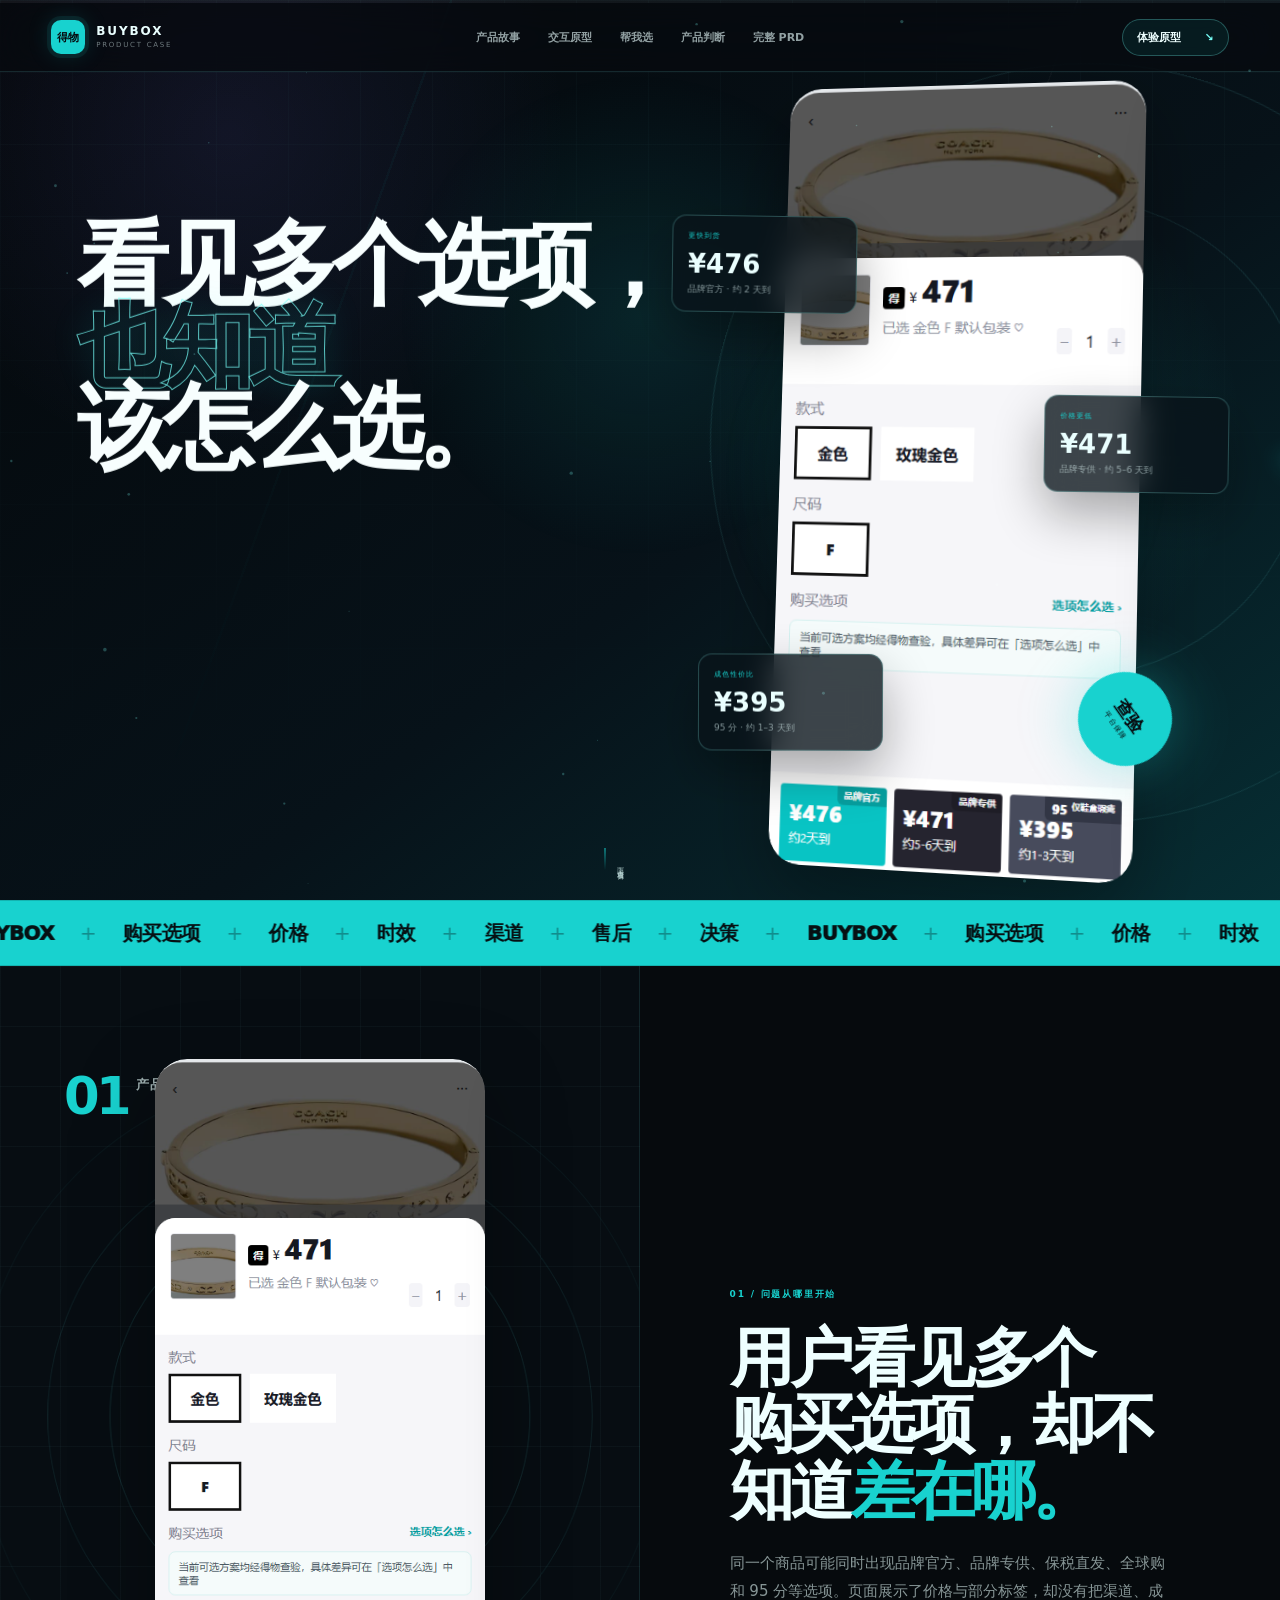
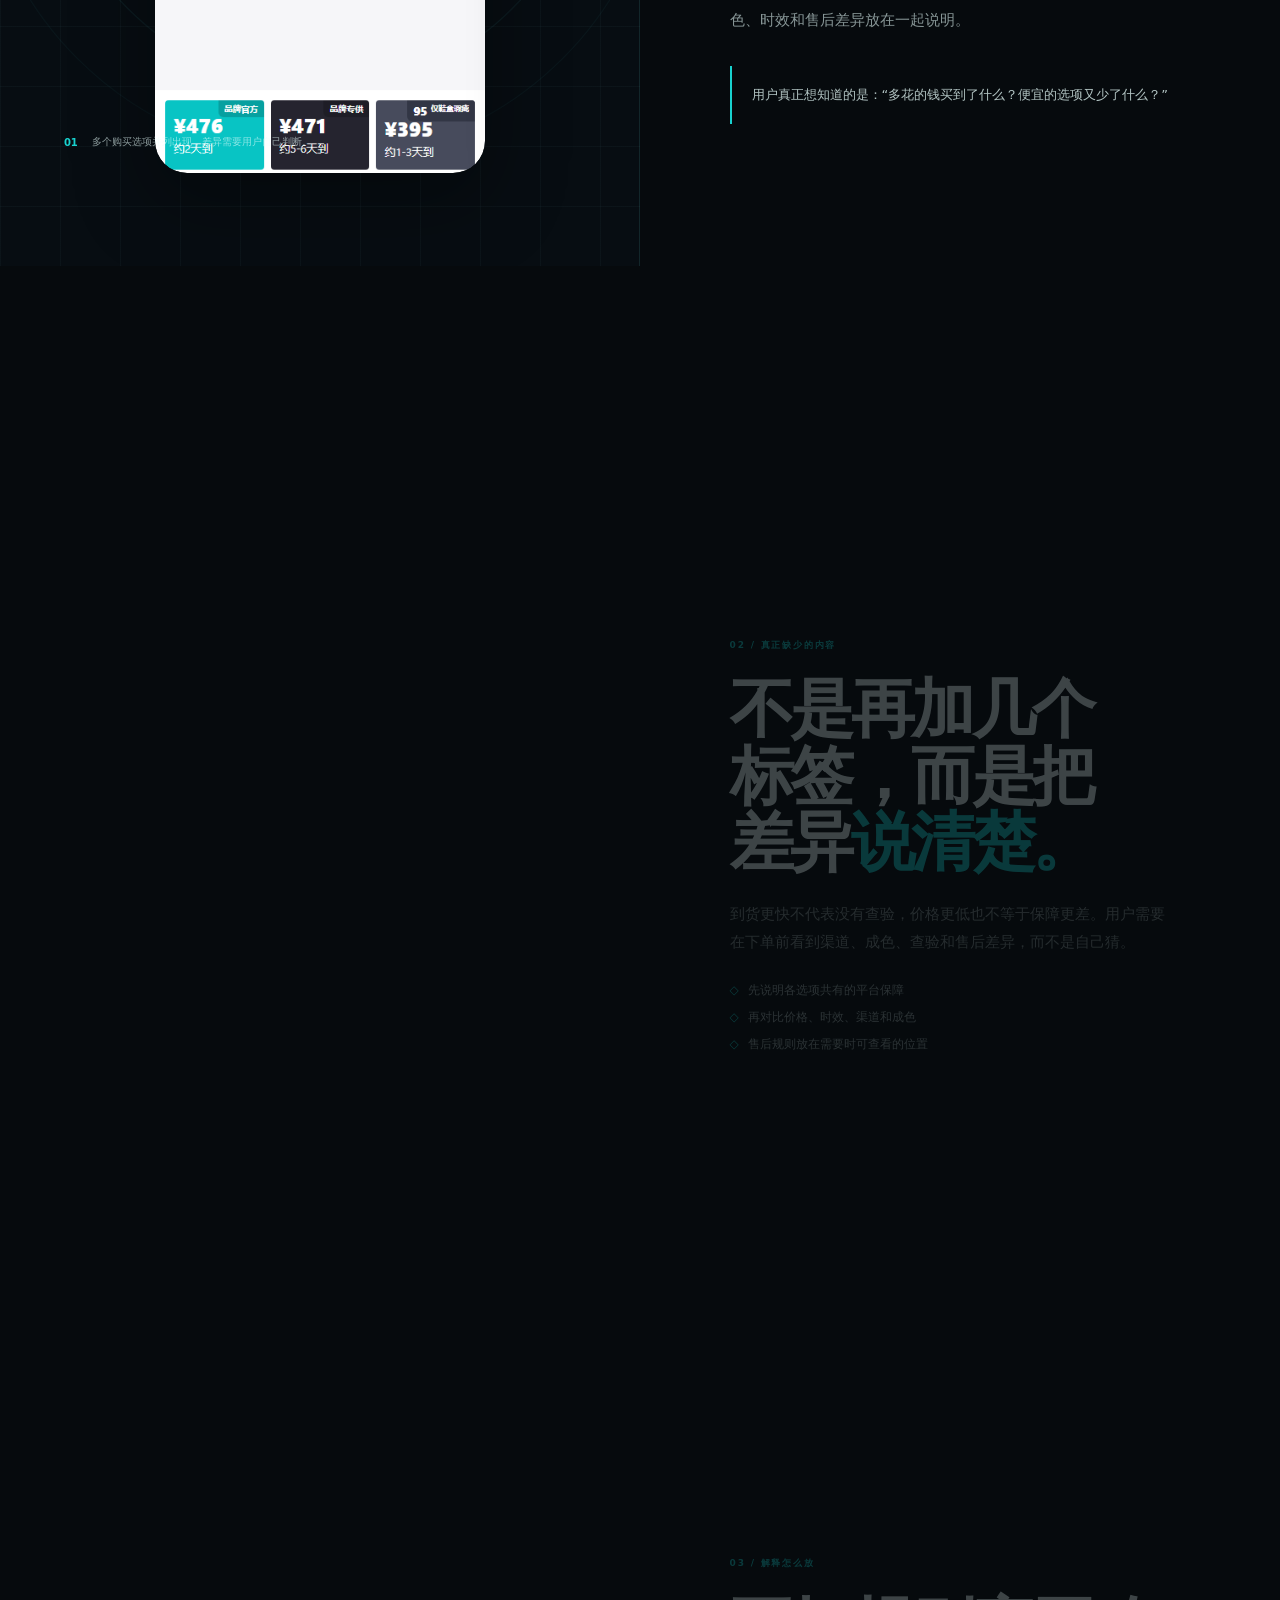
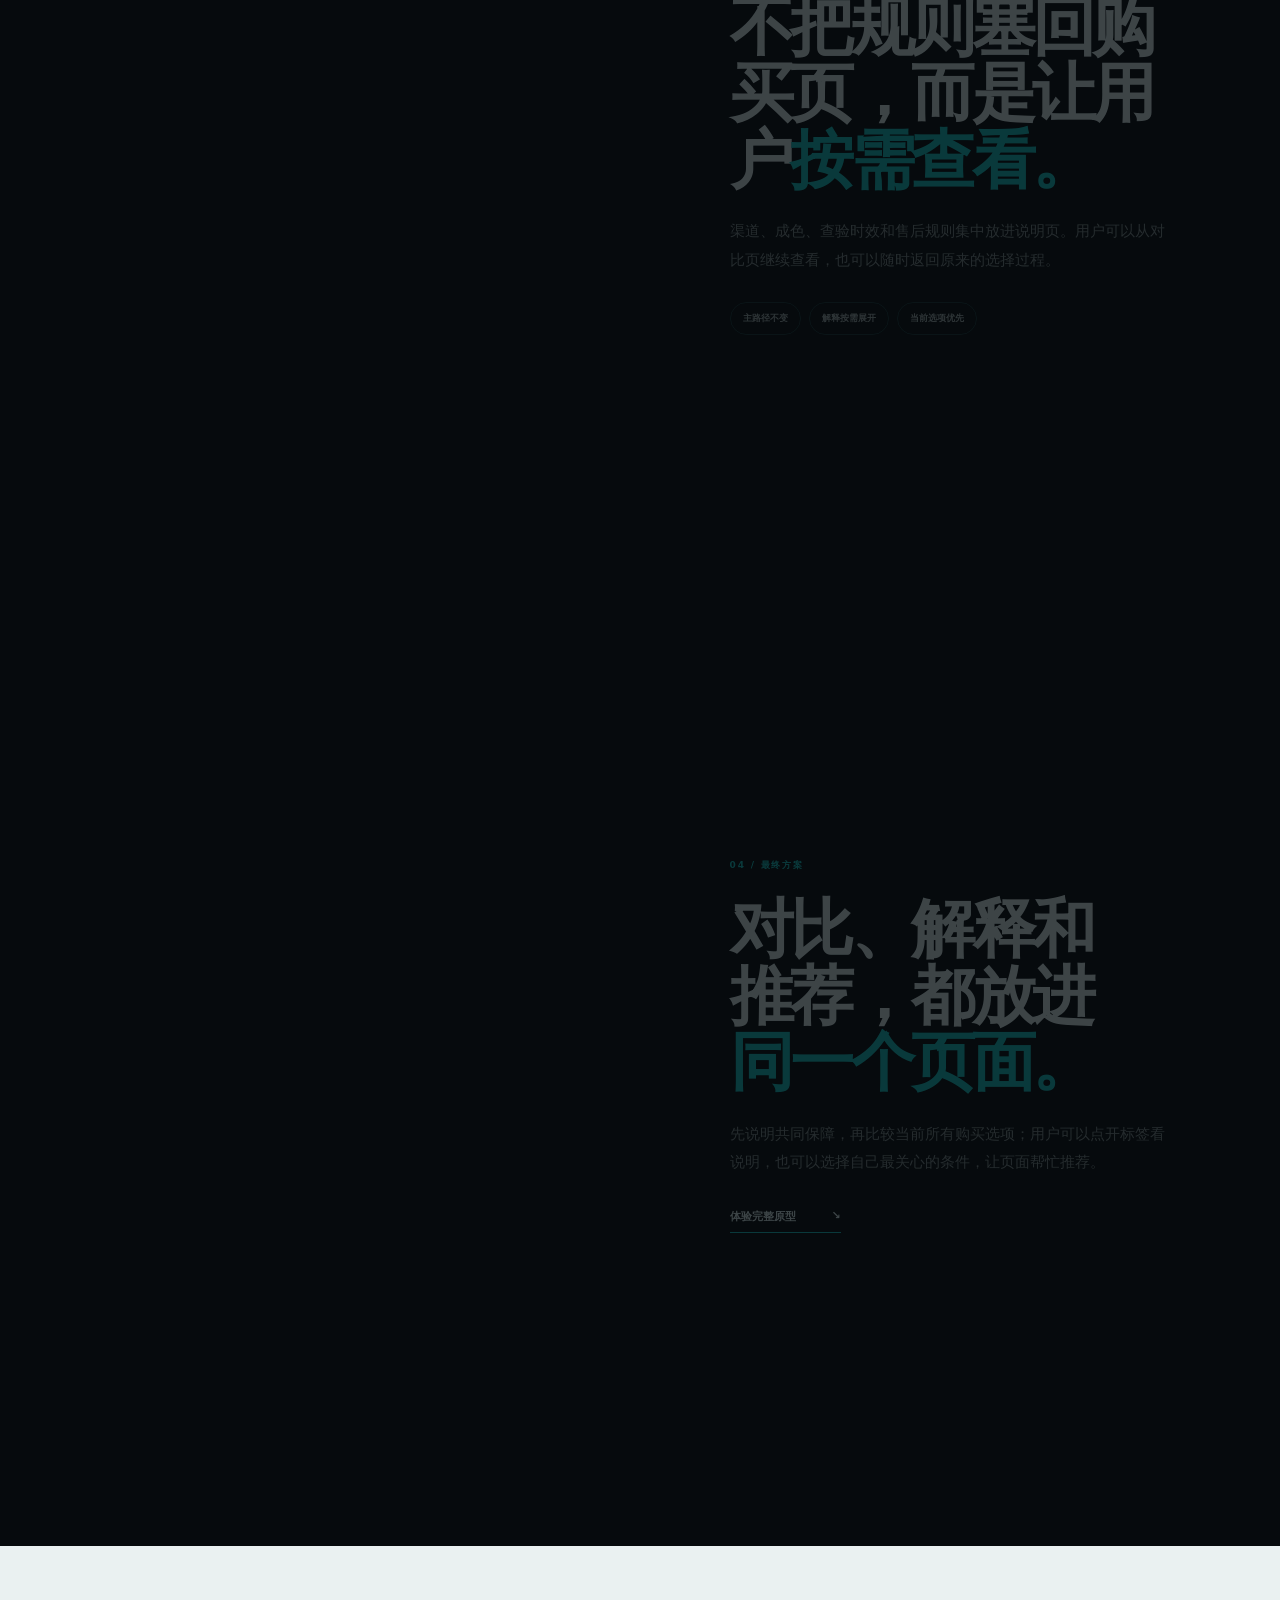
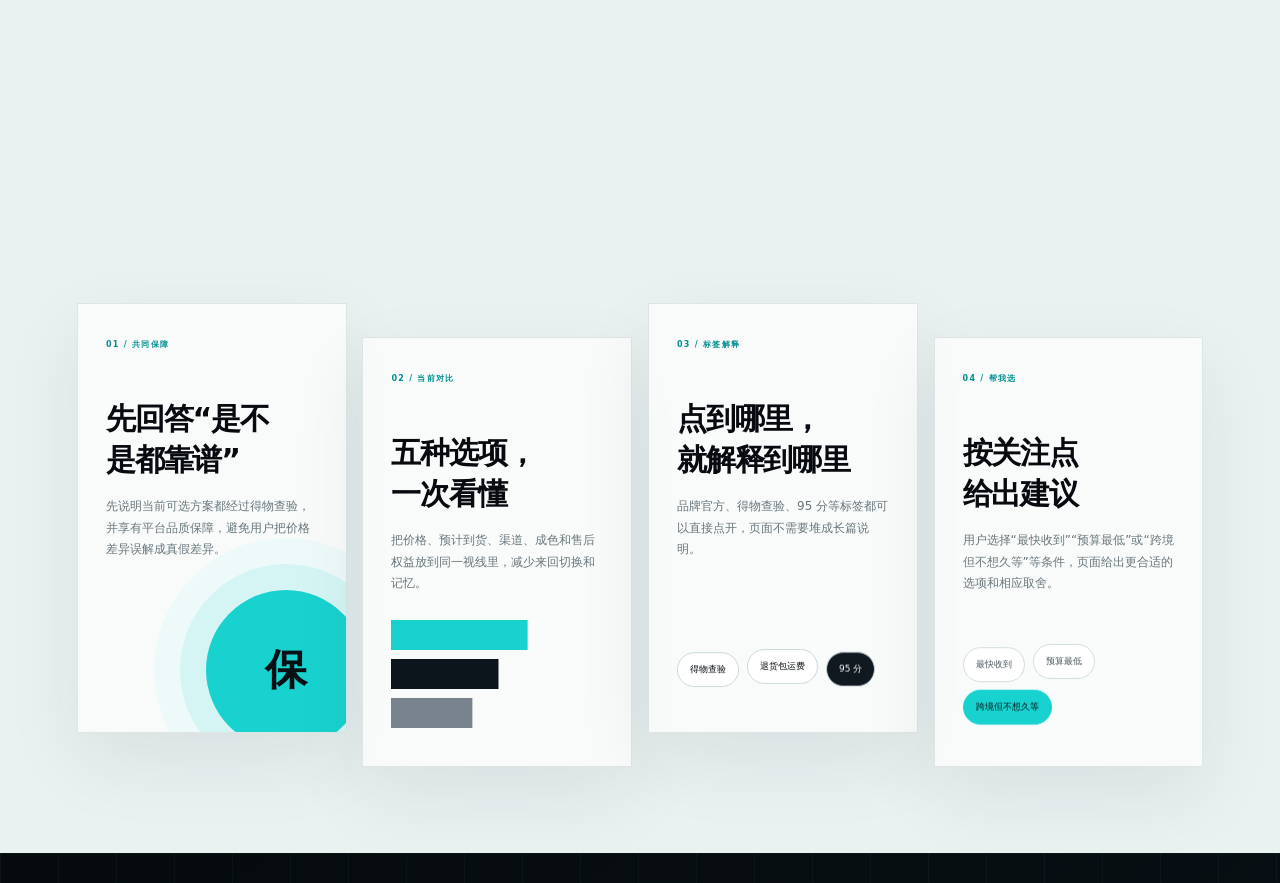
<file: index.html>
<!doctype html>
<html lang="zh-CN">
<head>
  <meta charset="utf-8" />
  <meta name="viewport" content="width=device-width, initial-scale=1" />
  <meta name="theme-color" content="#05090c" />
  <meta http-equiv="refresh" content="0; url=demo/index.html" />
  <title>得物 Buybox｜购买选项决策体验优化</title>
  <meta name="description" content="帮助用户看懂价格、渠道、成色、时效与售后差异，更快做出购买选择。" />
  <meta property="og:title" content="得物 Buybox 购买选项决策体验优化" />
  <meta property="og:description" content="看见多个购买选项，也知道该怎么选。" />
  <meta property="og:type" content="website" />
  <meta property="og:url" content="https://SiyuQiannn.github.io/dewu-buybox/" />
  <meta property="og:image" content="https://SiyuQiannn.github.io/dewu-buybox/demo/assets/01-entry.png" />
  <meta name="twitter:card" content="summary_large_image" />
  <link rel="canonical" href="https://SiyuQiannn.github.io/dewu-buybox/" />
  <link rel="icon" href="demo/assets/favicon.svg" type="image/svg+xml" />
  <style>
    body {
      margin: 0;
      min-height: 100vh;
      display: grid;
      place-items: center;
      background: #05090c;
      color: #eaffff;
      font-family: -apple-system, BlinkMacSystemFont, "Segoe UI", "Microsoft YaHei", sans-serif;
    }

    main {
      width: min(560px, calc(100vw - 32px));
      padding: 32px;
      background: #0b1217;
      border: 1px solid rgba(24, 210, 207, 0.22);
      border-radius: 8px;
      box-shadow: 0 24px 70px rgba(21, 29, 48, 0.14);
    }

    h1 {
      margin: 0 0 12px;
      font-size: 24px;
      line-height: 1.3;
    }

    p {
      margin: 0;
      color: rgba(234, 255, 255, 0.58);
      line-height: 1.7;
    }

    a {
      color: #18d2cf;
      font-weight: 700;
    }
  </style>
</head>
<body>
  <main>
    <h1>正在打开得物 Buybox Demo</h1>
    <p>如果页面没有自动跳转，请点击 <a href="demo/index.html">查看网页 Demo</a>。</p>
  </main>
</body>
</html>
</file>
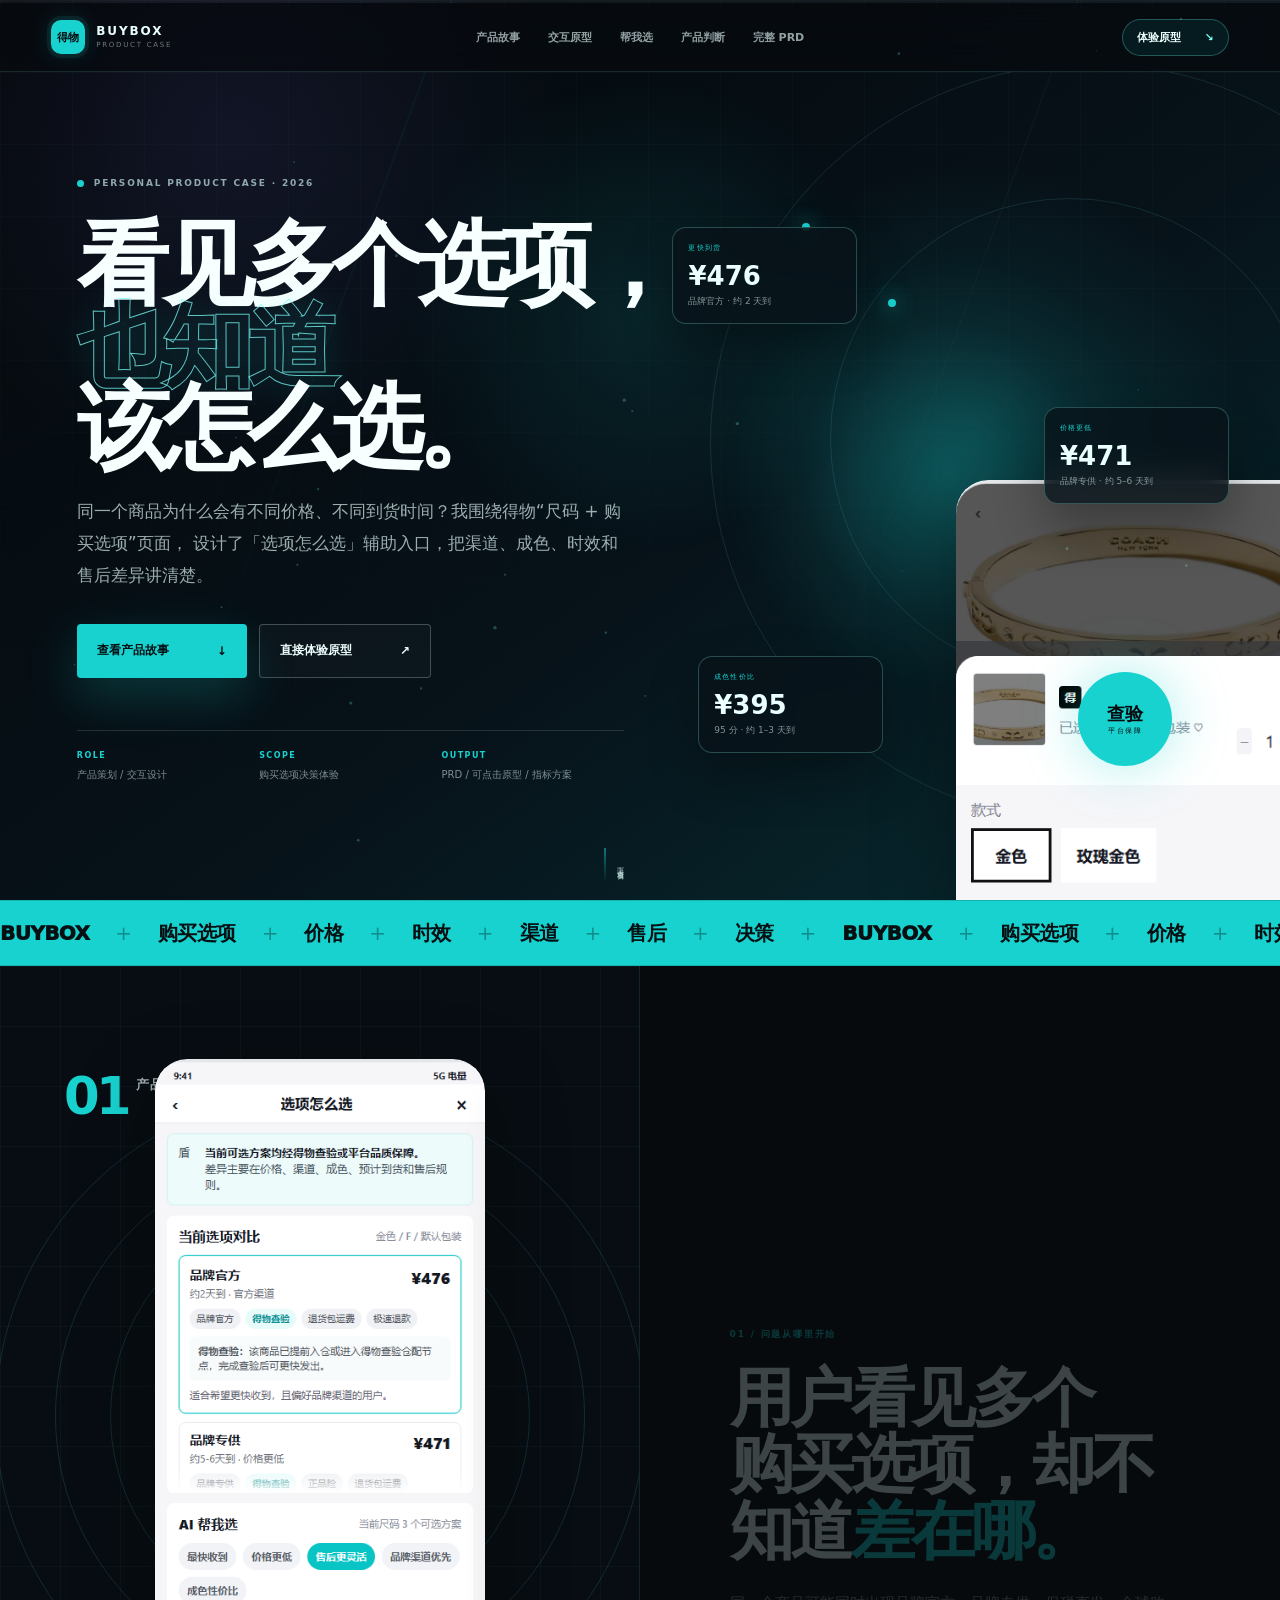
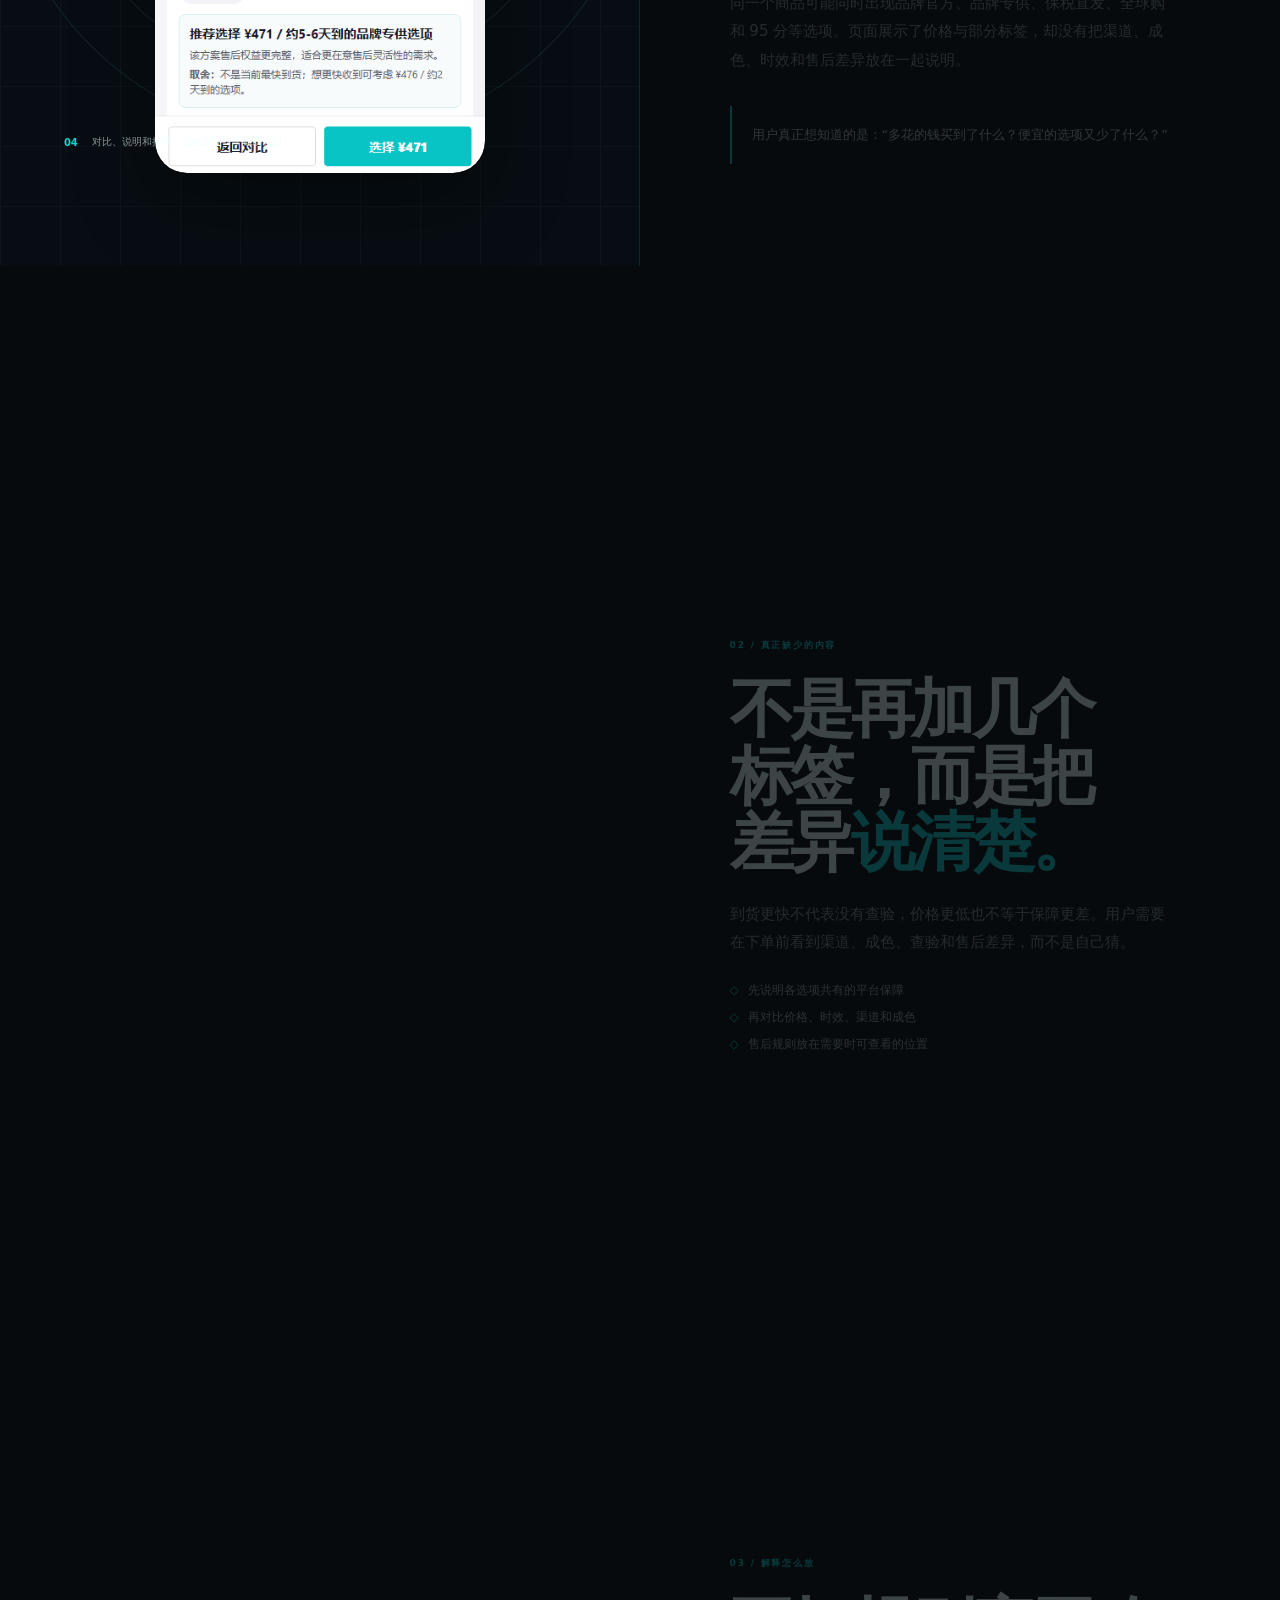
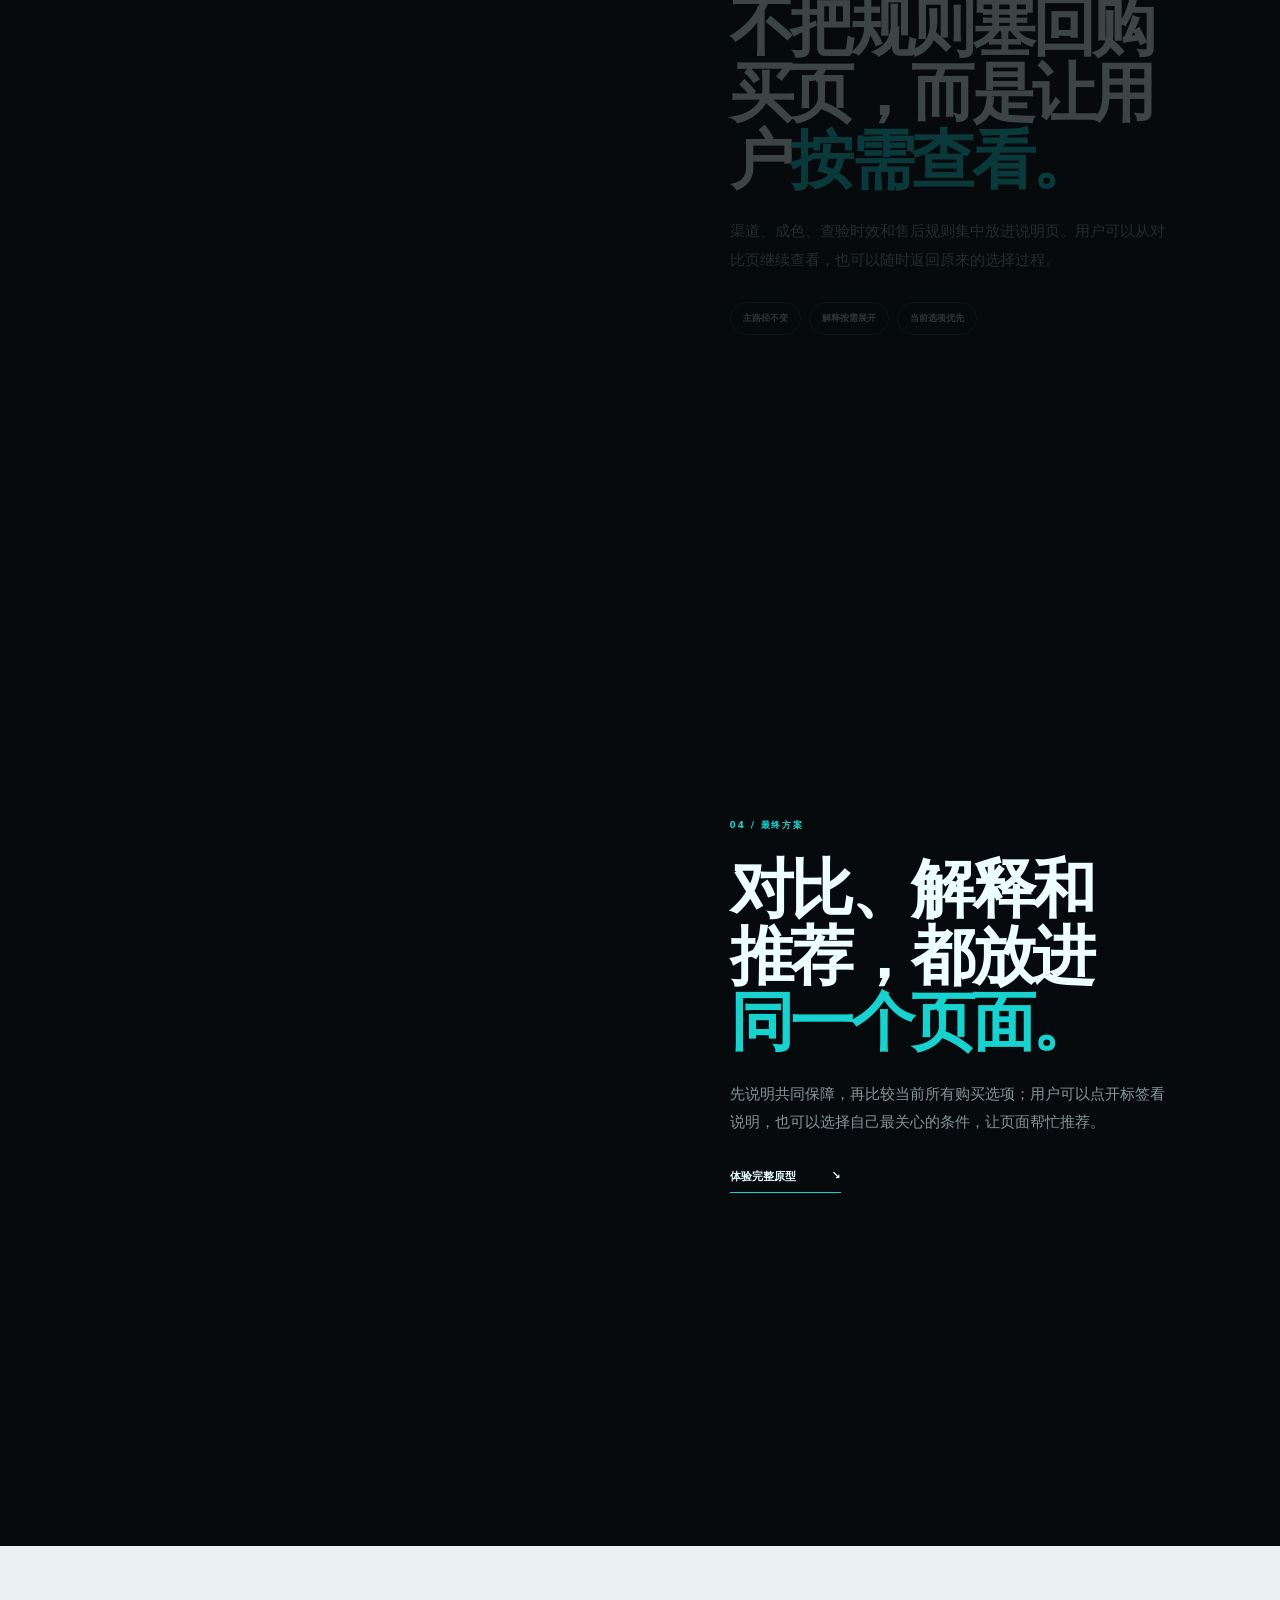
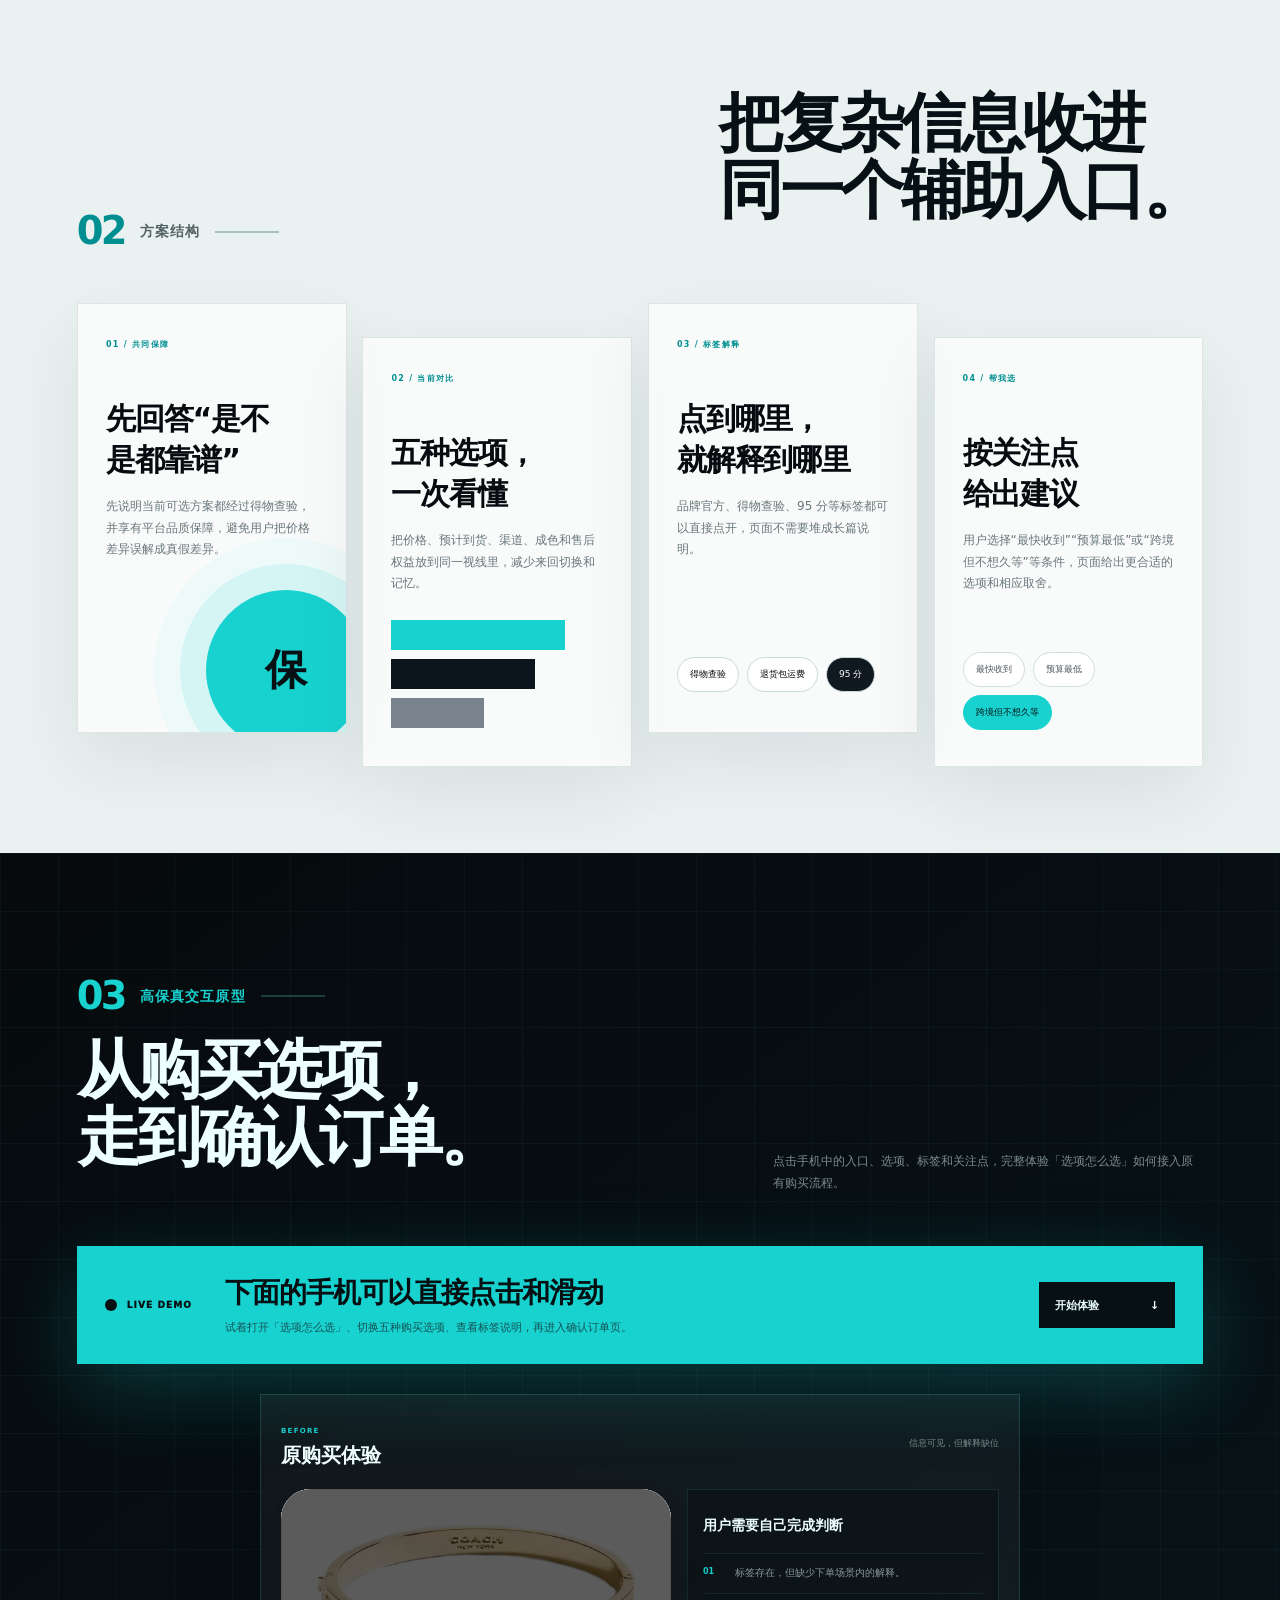
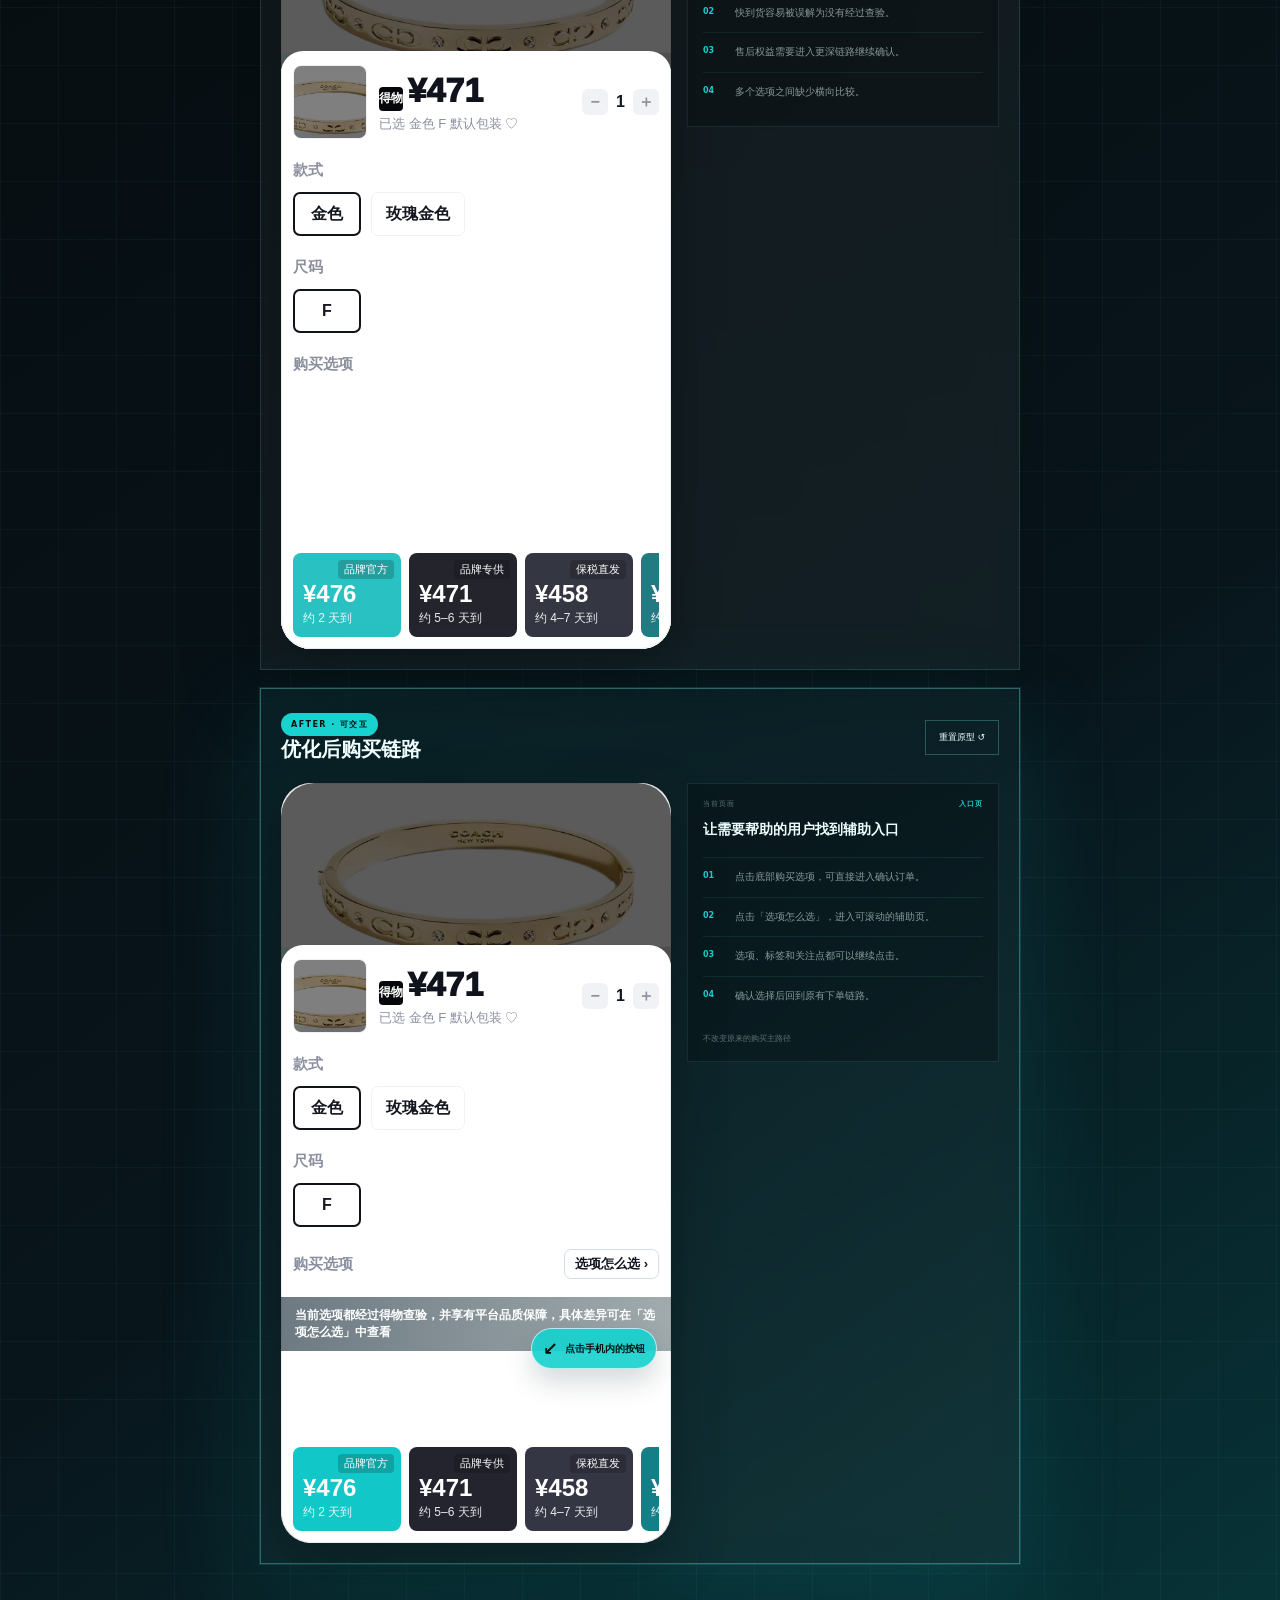
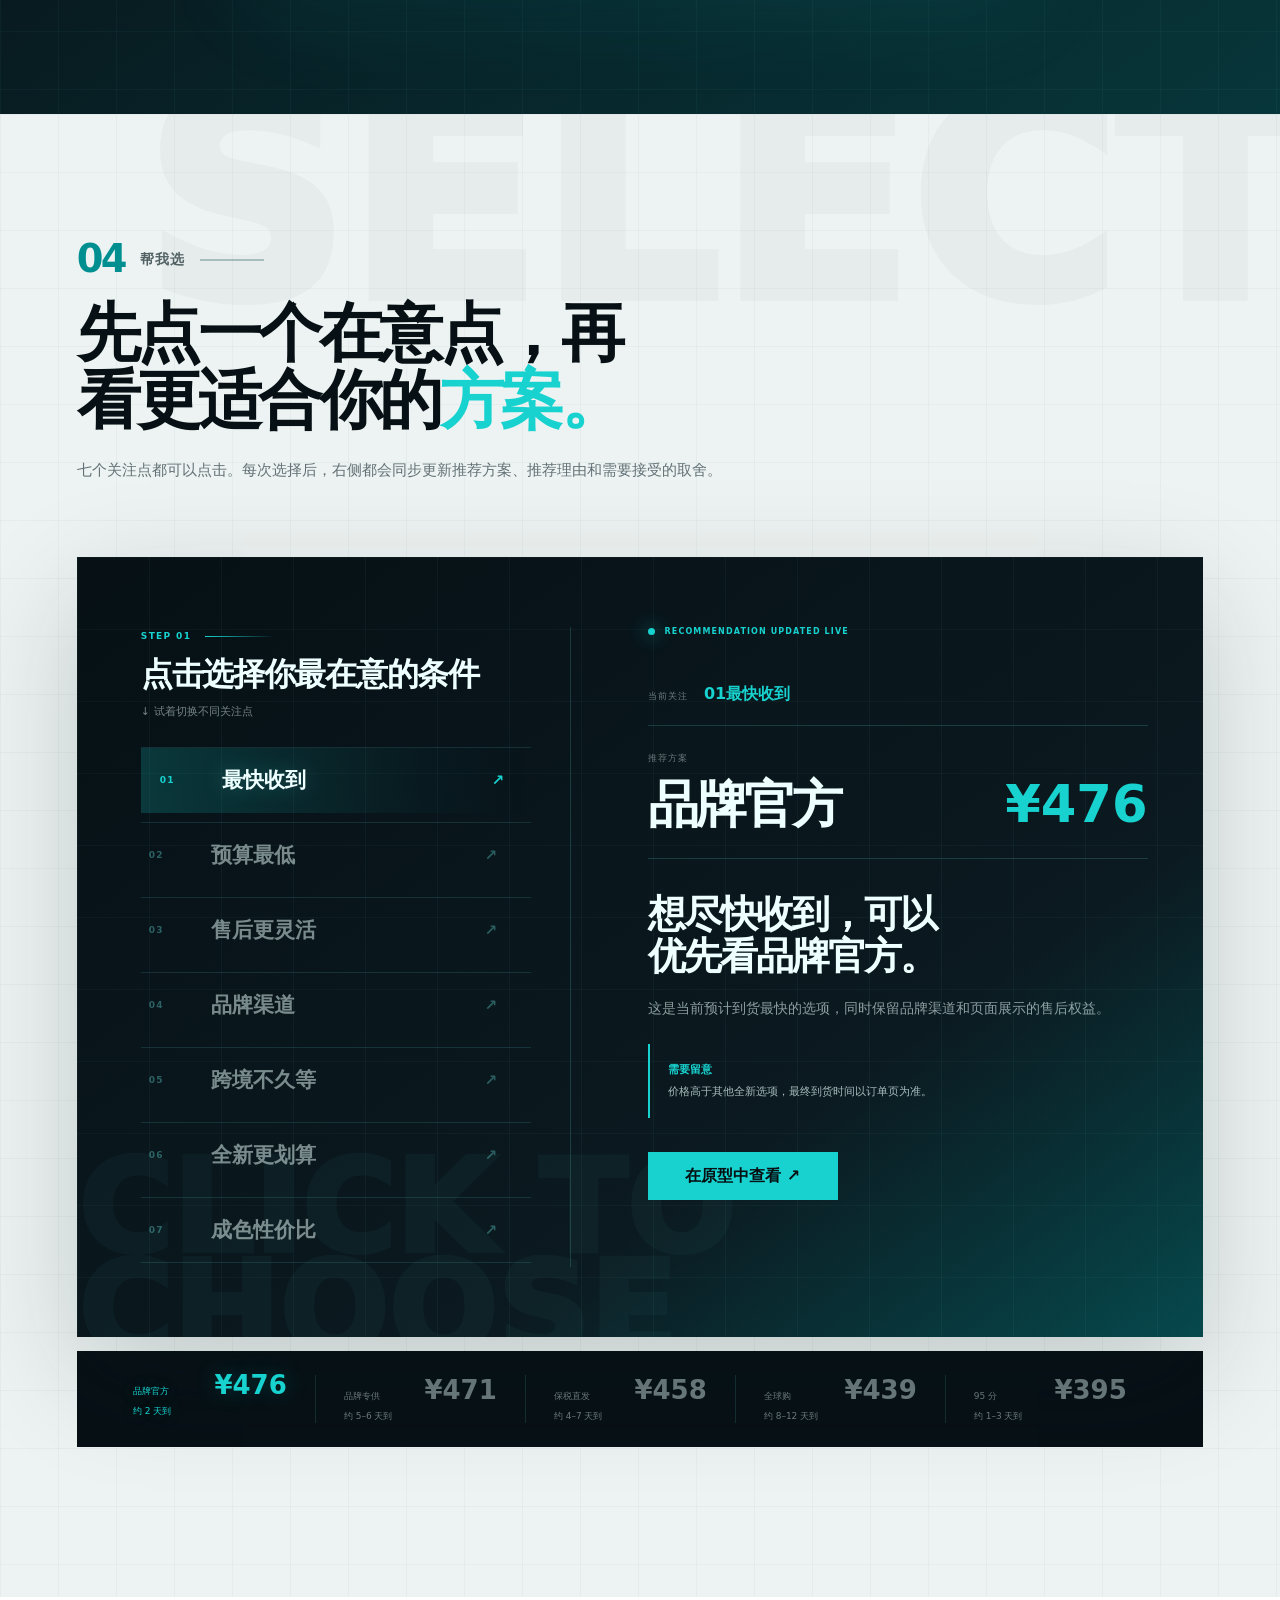
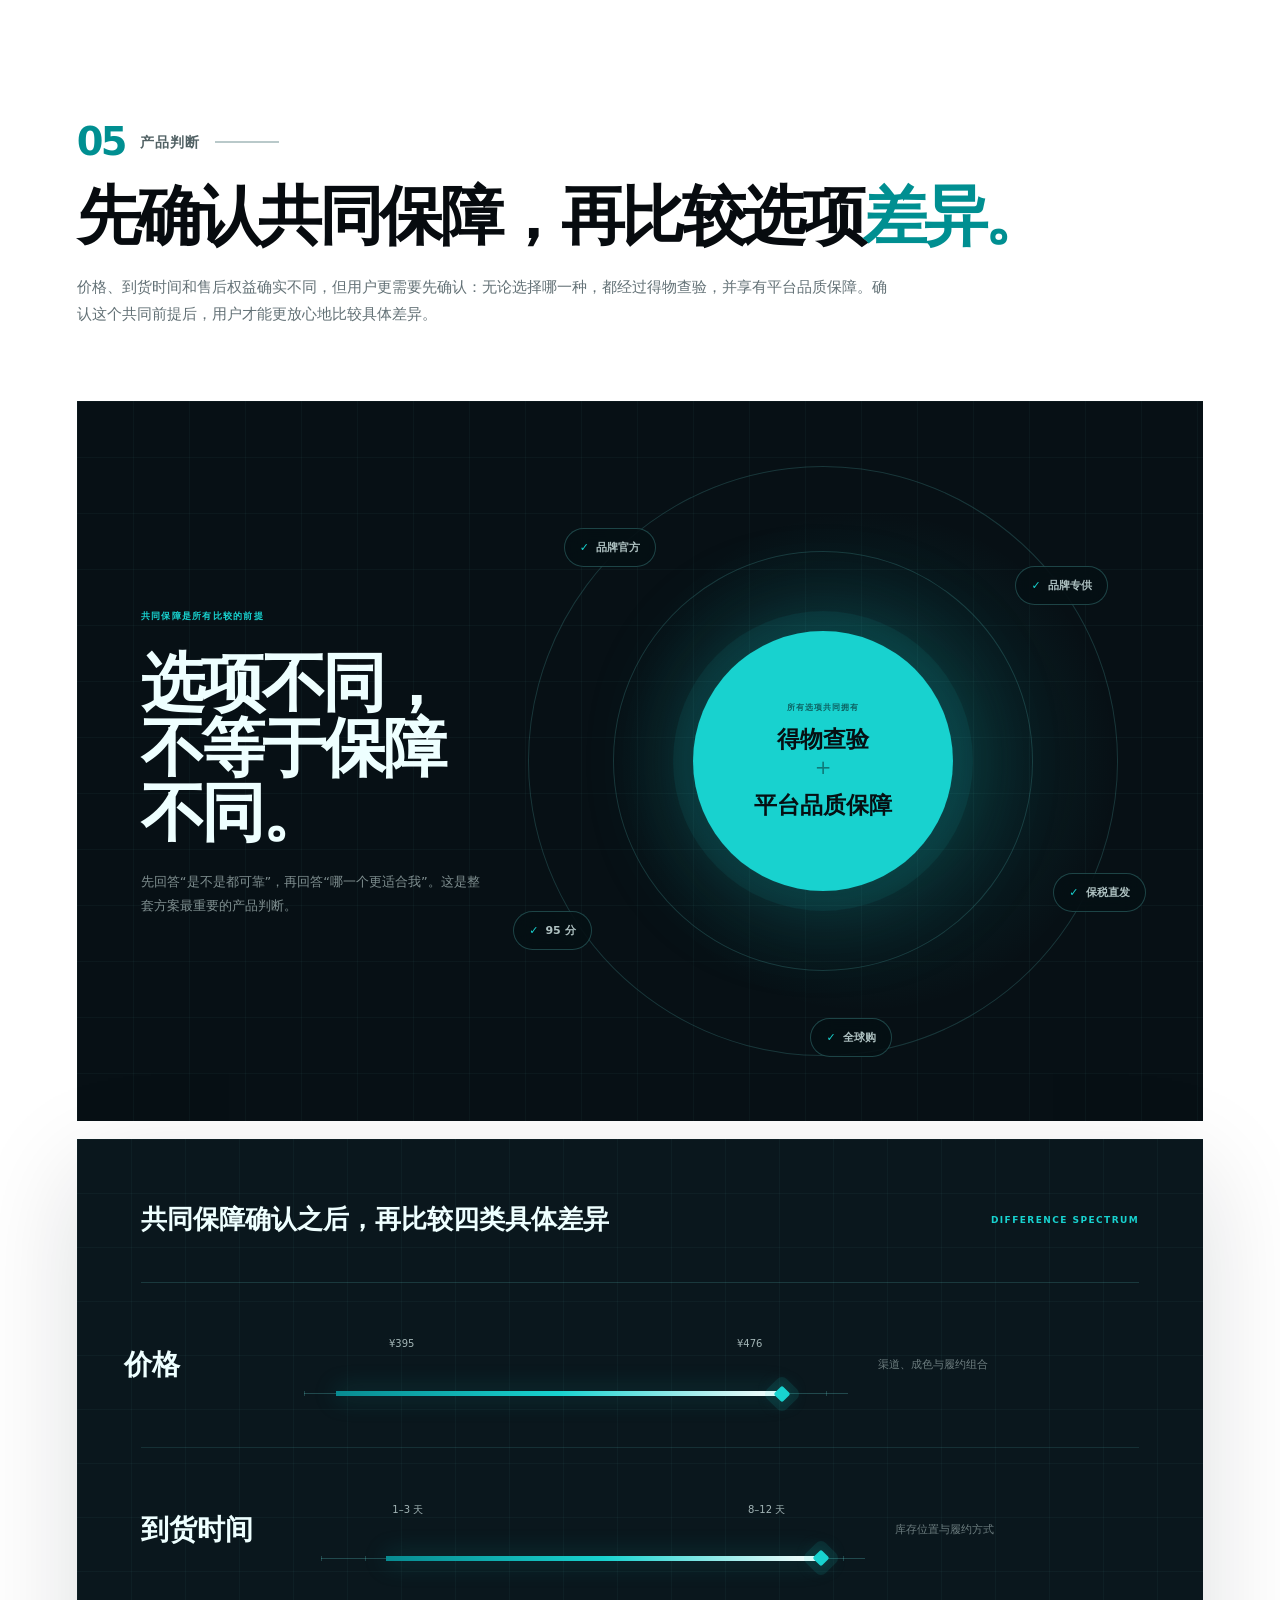
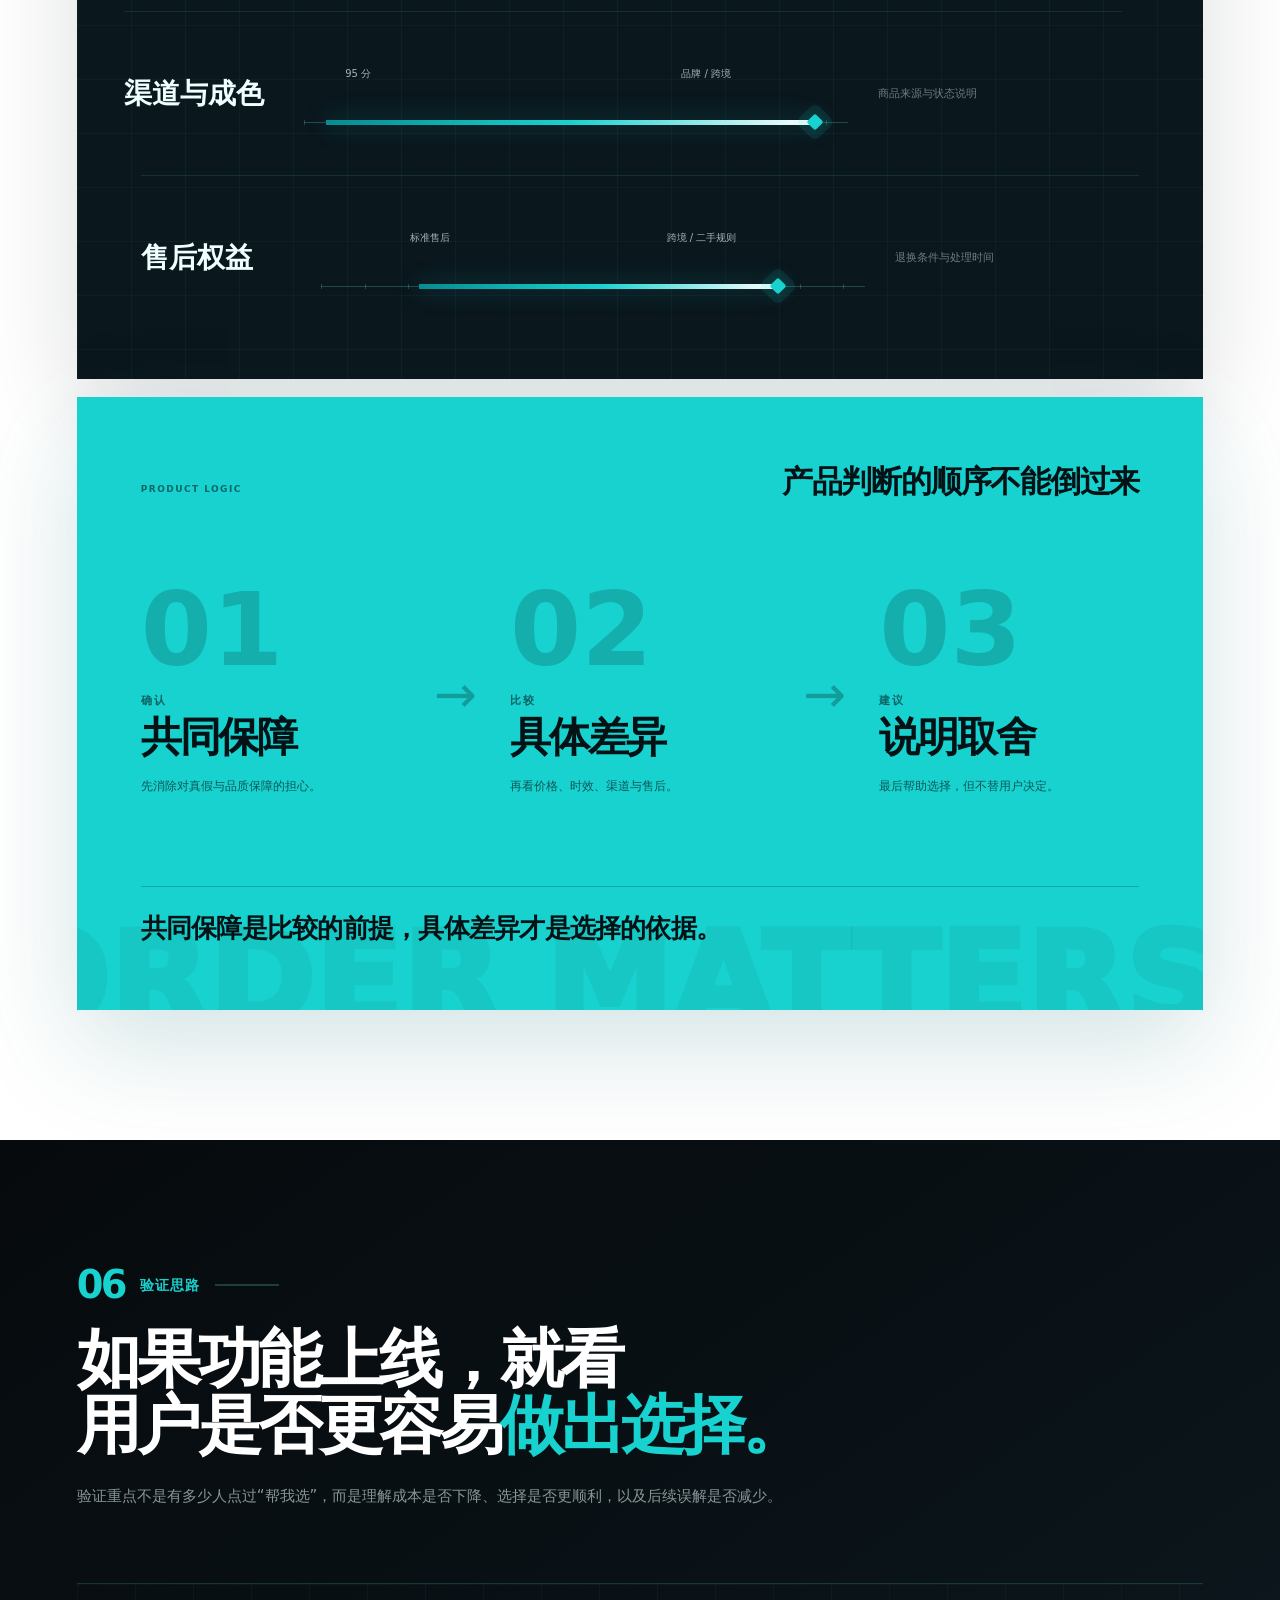
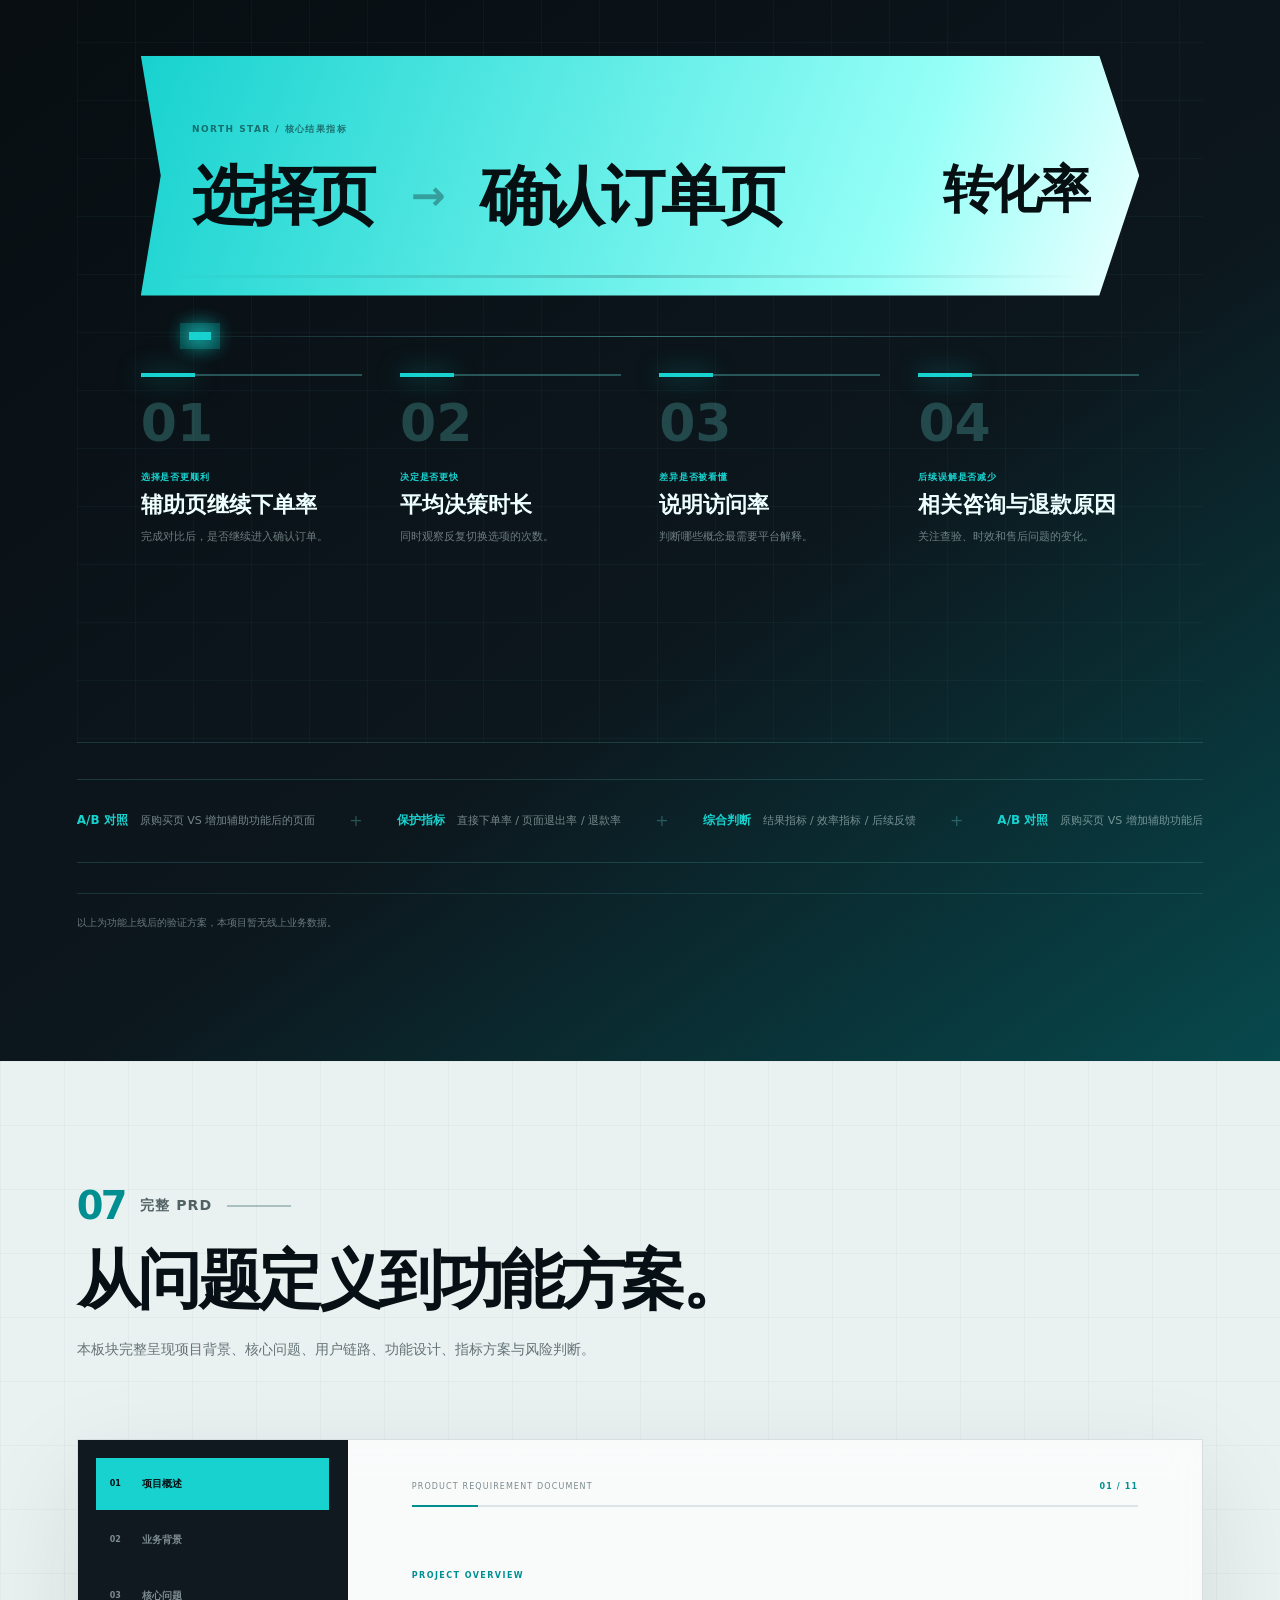
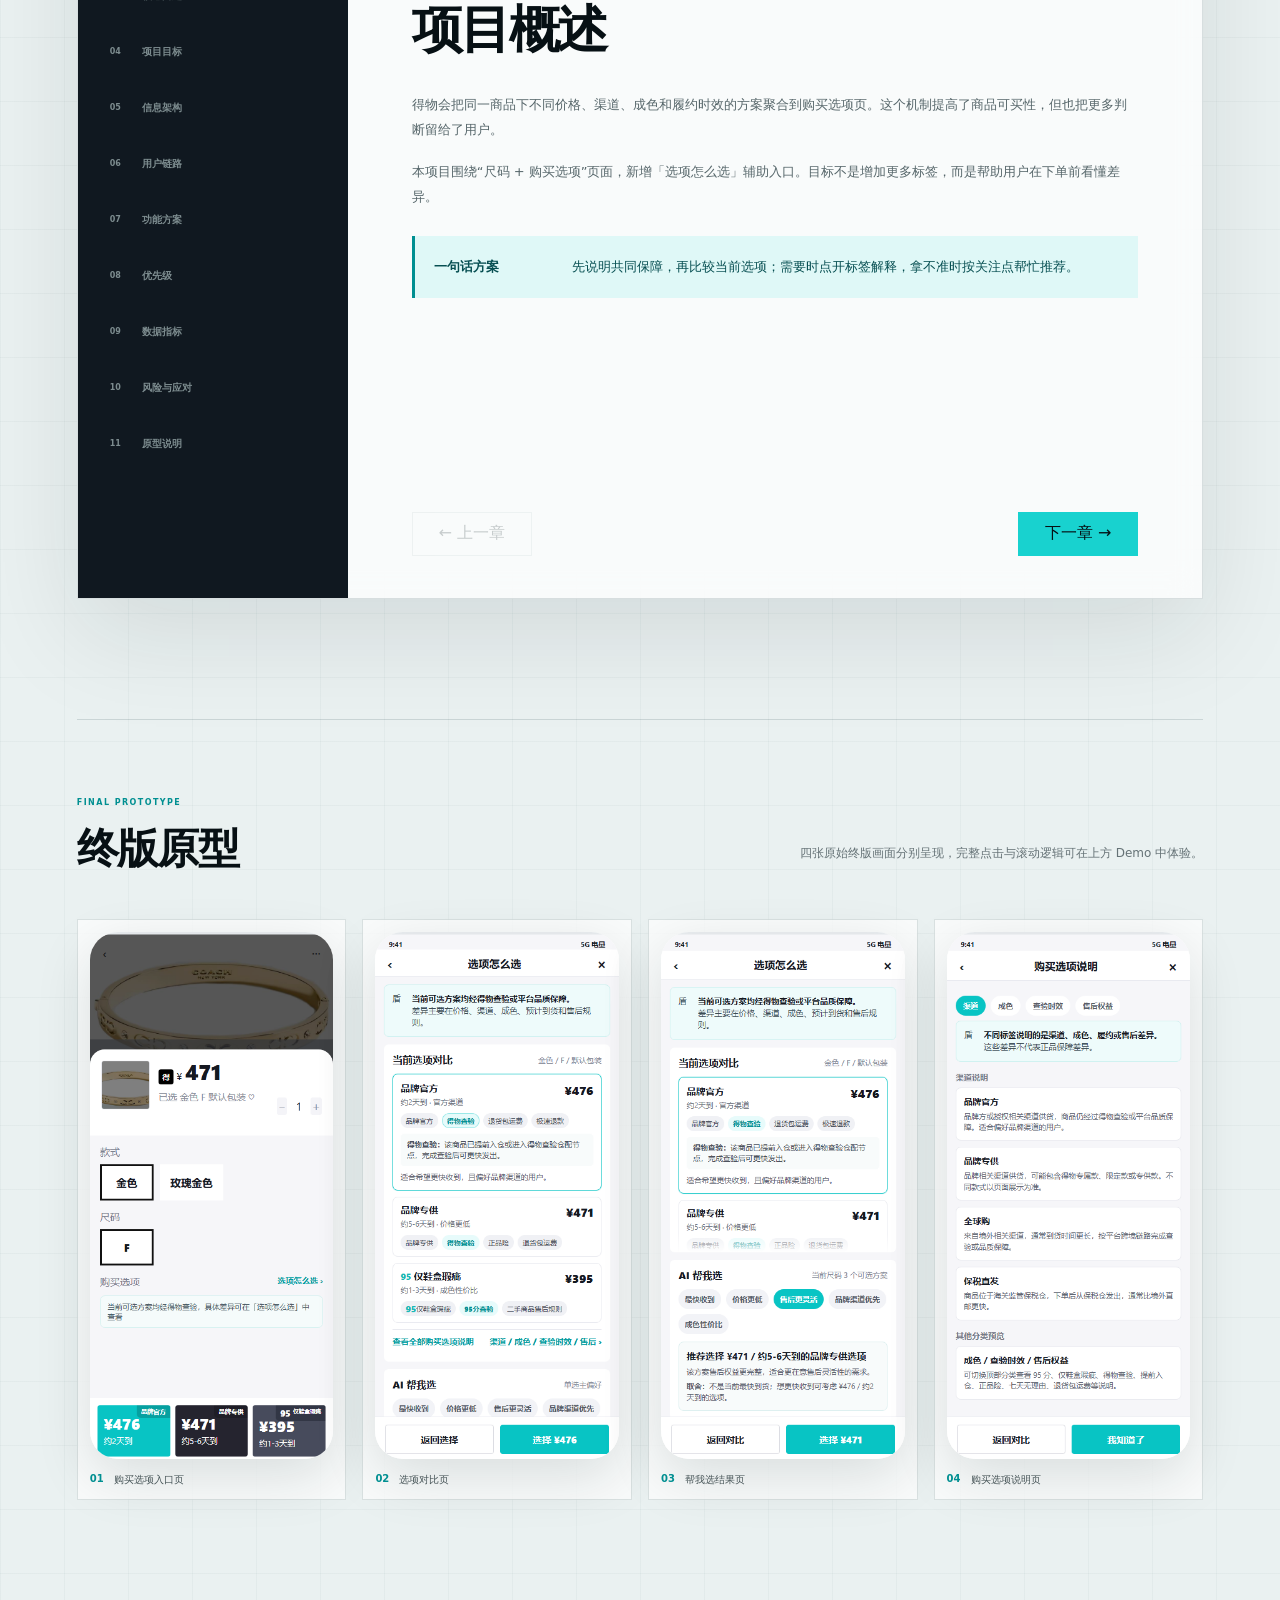
<file: demo/index.html>
<!doctype html>
<html lang="zh-CN">
<head>
  <meta charset="utf-8" />
  <meta name="viewport" content="width=device-width, initial-scale=1" />
  <meta name="theme-color" content="#070b0f" />
  <title>得物 Buybox｜购买选项决策体验优化</title>
  <meta name="description" content="围绕得物购买选项场景的个人产品设计项目：帮助用户看懂价格、渠道、成色、时效与售后差异，更快做出选择。" />
  <meta property="og:title" content="得物 Buybox 购买选项决策体验优化" />
  <meta property="og:description" content="看见多个购买选项，也知道该怎么选。" />
  <meta property="og:type" content="website" />
  <meta property="og:url" content="https://SiyuQiannn.github.io/dewu-buybox/" />
  <meta property="og:image" content="https://SiyuQiannn.github.io/dewu-buybox/demo/assets/01-entry.png" />
  <meta name="twitter:card" content="summary_large_image" />
  <link rel="canonical" href="https://SiyuQiannn.github.io/dewu-buybox/" />
  <link rel="icon" href="assets/favicon.svg" type="image/svg+xml" />
  <link rel="stylesheet" href="styles.css" />
</head>
<body>
  <canvas id="ambientCanvas" aria-hidden="true"></canvas>
  <div class="cursor-glow" aria-hidden="true"></div>
  <div class="scroll-progress" aria-hidden="true"><span></span></div>

  <header class="topbar">
    <a class="brand magnetic" href="#top" aria-label="返回顶部">
      <span class="brand-glyph">得物</span>
      <span class="brand-copy"><b>BUYBOX</b><small>PRODUCT CASE</small></span>
    </a>
    <nav aria-label="页面导航">
      <a href="#story">产品故事</a>
      <a href="#lab">交互原型</a>
      <a href="#helper">帮我选</a>
      <a href="#evidence">产品判断</a>
      <a href="#prd">完整 PRD</a>
    </nav>
    <a class="nav-cta magnetic" href="#lab">体验原型 <span>↘</span></a>
  </header>

  <main id="top">
    <section class="hero">
      <div class="hero-grid" aria-hidden="true"></div>
      <div class="hero-orbit orbit-one" aria-hidden="true"></div>
      <div class="hero-orbit orbit-two" aria-hidden="true"></div>

      <div class="hero-copy">
        <div class="overline reveal"><span class="signal-dot"></span>PERSONAL PRODUCT CASE · 2026</div>
        <h1 class="kinetic-title">
          <span class="title-line">看见多个选项，</span>
          <span class="title-line accent">也知道</span>
          <span class="title-line">该怎么选。</span>
        </h1>
        <p class="hero-lede reveal">
          同一个商品为什么会有不同价格、不同到货时间？我围绕得物“尺码 + 购买选项”页面，
          设计了「选项怎么选」辅助入口，把渠道、成色、时效和售后差异讲清楚。
        </p>
        <div class="hero-actions reveal">
          <a class="primary-action magnetic" href="#story">查看产品故事 <span>↓</span></a>
          <a class="secondary-action magnetic" href="#lab">直接体验原型 <span>↗</span></a>
        </div>
        <div class="hero-meta reveal">
          <div><b>ROLE</b><span>产品策划 / 交互设计</span></div>
          <div><b>SCOPE</b><span>购买选项决策体验</span></div>
          <div><b>OUTPUT</b><span>PRD / 可点击原型 / 指标方案</span></div>
        </div>
      </div>

      <div class="hero-stage" aria-label="原版入口页原型">
        <div class="stage-halo" aria-hidden="true"></div>
        <div class="phone phone-hero phone-exact tilt" data-tilt>
          <img class="exact-screen" src="assets/01-entry.png" alt="购买选项页入口原型" />
        </div>
        <div class="float-card option-a parallax" data-depth="0.14">
          <span>更快到货</span><b>¥476</b><small>品牌官方 · 约 2 天到</small>
        </div>
        <div class="float-card option-b parallax" data-depth="0.22">
          <span>价格更低</span><b>¥471</b><small>品牌专供 · 约 5–6 天到</small>
        </div>
        <div class="float-card option-c parallax" data-depth="0.18">
          <span>成色性价比</span><b>¥395</b><small>95 分 · 约 1–3 天到</small>
        </div>
        <div class="trust-orb parallax" data-depth="0.28"><b>查验</b><span>平台保障</span></div>
      </div>

      <div class="scroll-cue" aria-hidden="true"><span></span><b>向下查看项目</b></div>
    </section>

    <section class="marquee" aria-label="项目关键词">
      <div class="marquee-track">
        <span>BUYBOX</span><i>+</i><span>购买选项</span><i>+</i><span>价格</span><i>+</i>
        <span>时效</span><i>+</i><span>渠道</span><i>+</i><span>售后</span><i>+</i><span>决策</span><i>+</i>
        <span>BUYBOX</span><i>+</i><span>购买选项</span><i>+</i><span>价格</span><i>+</i>
        <span>时效</span><i>+</i><span>渠道</span><i>+</i><span>售后</span><i>+</i><span>决策</span><i>+</i>
      </div>
    </section>

    <section class="story" id="story">
      <div class="story-visual">
        <div class="chapter-index"><span>01</span><small>产品故事</small></div>
        <div class="story-device-wrap">
          <div class="story-rings" aria-hidden="true"><i></i><i></i><i></i></div>
          <div class="phone phone-story phone-exact">
            <img class="exact-screen story-prototype" id="storyPrototype" src="assets/01-entry.png" alt="产品故事对应的原型页面" />
          </div>
          <div class="scene-caption" id="sceneCaption"><b>01</b><span>选项很多，但用户不知道差异到底在哪里。</span></div>
        </div>
      </div>

      <div class="story-steps">
        <article class="story-step is-active" data-scene="0">
          <span>01 / 问题从哪里开始</span>
          <h2>用户看见多个购买选项，却不知道<span>差在哪。</span></h2>
          <p>同一个商品可能同时出现品牌官方、品牌专供、保税直发、全球购和 95 分等选项。页面展示了价格与部分标签，却没有把渠道、成色、时效和售后差异放在一起说明。</p>
          <div class="quote">用户真正想知道的是：“多花的钱买到了什么？便宜的选项又少了什么？”</div>
        </article>

        <article class="story-step" data-scene="1">
          <span>02 / 真正缺少的内容</span>
          <h2>不是再加几个标签，而是把差异<span>说清楚。</span></h2>
          <p>到货更快不代表没有查验，价格更低也不等于保障更差。用户需要在下单前看到渠道、成色、查验和售后差异，而不是自己猜。</p>
          <ul><li>先说明各选项共有的平台保障</li><li>再对比价格、时效、渠道和成色</li><li>售后规则放在需要时可查看的位置</li></ul>
        </article>

        <article class="story-step" data-scene="2">
          <span>03 / 解释怎么放</span>
          <h2>不把规则塞回购买页，而是让用户<span>按需查看。</span></h2>
          <p>渠道、成色、查验时效和售后规则集中放进说明页。用户可以从对比页继续查看，也可以随时返回原来的选择过程。</p>
          <div class="principle-row"><b>主路径不变</b><b>解释按需展开</b><b>当前选项优先</b></div>
        </article>

        <article class="story-step" data-scene="3">
          <span>04 / 最终方案</span>
          <h2>对比、解释和推荐，都放进<span>同一个页面。</span></h2>
          <p>先说明共同保障，再比较当前所有购买选项；用户可以点开标签看说明，也可以选择自己最关心的条件，让页面帮忙推荐。</p>
          <a class="inline-link magnetic" href="#lab">体验完整原型 <span>↘</span></a>
        </article>
      </div>
    </section>

    <section class="feature-reel">
      <div class="reel-head reveal">
        <span class="section-marker"><b>02</b><em>方案结构</em></span>
        <h2>把复杂信息收进<br />同一个辅助入口。</h2>
      </div>
      <div class="reel-track">
        <article class="feature-panel panel-trust tilt" data-tilt>
          <small>01 / 共同保障</small><h3>先回答“是不是都靠谱”</h3>
          <p>先说明当前可选方案都经过得物查验，并享有平台品质保障，避免用户把价格差异误解成真假差异。</p>
          <div class="feature-glyph shield-glyph">保</div>
        </article>
        <article class="feature-panel panel-compare tilt" data-tilt>
          <small>02 / 当前对比</small><h3>五种选项，一次看懂</h3>
          <p>把价格、预计到货、渠道、成色和售后权益放到同一视线里，减少来回切换和记忆。</p>
          <div class="compare-bars"><i></i><i></i><i></i></div>
        </article>
        <article class="feature-panel panel-chip tilt" data-tilt>
          <small>03 / 标签解释</small><h3>点到哪里，就解释到哪里</h3>
          <p>品牌官方、得物查验、95 分等标签都可以直接点开，页面不需要堆成长篇说明。</p>
          <div class="chip-cloud"><i>得物查验</i><i>退货包运费</i><i>95 分</i></div>
        </article>
        <article class="feature-panel panel-ai tilt" data-tilt>
          <small>04 / 帮我选</small><h3>按关注点给出建议</h3>
          <p>用户选择“最快收到”“预算最低”或“跨境但不想久等”等条件，页面给出更合适的选项和相应取舍。</p>
          <div class="focus-switch"><span>最快收到</span><span>预算最低</span><span>跨境但不想久等</span></div>
        </article>
      </div>
    </section>

    <section class="lab" id="lab">
      <div class="lab-head reveal">
        <div><span class="section-marker is-dark"><b>03</b><em>高保真交互原型</em></span><h2>从购买选项，<br />走到确认订单。</h2></div>
        <p>点击手机中的入口、选项、标签和关注点，完整体验「选项怎么选」如何接入原有购买流程。</p>
      </div>

      <div class="lab-live-banner reveal">
        <div class="live-signal"><i></i><span>LIVE DEMO</span></div>
        <div><strong>下面的手机可以直接点击和滑动</strong><p>试着打开「选项怎么选」、切换五种购买选项、查看标签说明，再进入确认订单页。</p></div>
        <a href="#interactiveDemo">开始体验 <span>↓</span></a>
      </div>

      <div class="lab-layout original-demo-grid">
        <article class="original-demo-card">
          <header class="original-demo-title">
            <div><span>BEFORE</span><h3>原购买体验</h3></div>
            <small>信息可见，但解释缺位</small>
          </header>
          <div class="original-demo-body">
            <div class="prototype-device original-prototype-device baseline-device" id="baselinePrototype" data-state="market">
              <div id="baselinePhoneRoot" aria-live="polite"></div>
            </div>
            <aside class="original-demo-notes">
              <h4>用户需要自己完成判断</h4>
              <p><i>01</i>标签存在，但缺少下单场景内的解释。</p>
              <p><i>02</i>快到货容易被误解为没有经过查验。</p>
              <p><i>03</i>售后权益需要进入更深链路继续确认。</p>
              <p><i>04</i>多个选项之间缺少横向比较。</p>
            </aside>
          </div>
        </article>

        <article class="original-demo-card is-after" id="interactiveDemo">
          <header class="original-demo-title">
            <div><span>AFTER · 可交互</span><h3>优化后购买链路</h3></div>
            <button class="ghost-button magnetic" id="resetDemo" type="button">重置原型 ↺</button>
          </header>
          <div class="original-demo-body">
            <div class="prototype-device original-prototype-device" id="prototypeDemo" data-state="entry">
              <div id="phoneRoot" aria-live="polite"></div>
              <div class="demo-touch-cue" aria-hidden="true"><i>↙</i><span>点击手机内的按钮</span></div>
            </div>
            <aside class="original-demo-notes">
              <div class="inspector-top"><span>当前页面</span><b id="stateLabel">入口页</b></div>
              <h4 id="taskLabel">让需要帮助的用户找到辅助入口</h4>
              <p><i>01</i>点击底部购买选项，可直接进入确认订单。</p>
              <p><i>02</i>点击「选项怎么选」，进入可滚动的辅助页。</p>
              <p><i>03</i>选项、标签和关注点都可以继续点击。</p>
              <p><i>04</i>确认选择后回到原有下单链路。</p>
              <small id="principleLabel">不改变原来的购买主路径</small>
              <span class="sr-only" id="tapHint">点击「选项怎么选」</span>
              <div class="sr-only" id="eventStream" aria-live="polite"></div>
              <div hidden>
                <div class="lab-step is-active" data-lab-step="entry"></div>
                <div class="lab-step" data-lab-step="compare"></div>
                <div class="lab-step" data-lab-step="recommend"></div>
                <div class="lab-step" data-lab-step="explain"></div>
              </div>
            </aside>
          </div>
        </article>
      </div>
    </section>

    <section class="helper" id="helper">
      <div class="helper-head reveal">
        <span class="section-marker"><b>04</b><em>帮我选</em></span>
        <h2>先点一个在意点，再看更适合你的<span>方案。</span></h2>
        <p>七个关注点都可以点击。每次选择后，右侧都会同步更新推荐方案、推荐理由和需要接受的取舍。</p>
      </div>

      <div class="preference-cinema reveal">
        <div class="preference-selector">
          <div class="preference-guide">
            <span><b>STEP 01</b><i></i></span>
            <strong>点击选择你最在意的条件</strong>
            <small>↓ 试着切换不同关注点</small>
          </div>
          <div class="preference-controls" aria-label="选择最关注的购买条件">
            <button class="pref-fast is-active" type="button" data-preference="fast"><i>01</i><span>最快收到</span></button>
            <button class="pref-cheap" type="button" data-preference="cheap"><i>02</i><span>预算最低</span></button>
            <button class="pref-after" type="button" data-preference="afterSale"><i>03</i><span>售后更灵活</span></button>
            <button class="pref-brand" type="button" data-preference="brand"><i>04</i><span>品牌渠道</span></button>
            <button class="pref-bonded" type="button" data-preference="bonded"><i>05</i><span>跨境不久等</span></button>
            <button class="pref-global" type="button" data-preference="global"><i>06</i><span>全新更划算</span></button>
            <button class="pref-value" type="button" data-preference="value"><i>07</i><span>成色性价比</span></button>
          </div>
        </div>

        <div class="recommend-copy">
          <div class="recommend-live"><i></i><span>RECOMMENDATION UPDATED LIVE</span></div>
          <div class="recommend-for"><small>当前关注</small><strong id="helperFocusLabel">最快收到</strong></div>
          <div class="recommend-result"><small>推荐方案</small><strong id="helperOption">品牌官方</strong><b id="helperPrice">¥476</b></div>
          <h3 id="helperTitle">想尽快收到，可以优先看品牌官方。</h3>
          <p id="helperReason">这是当前预计到货最快的选项，也保留品牌渠道和页面展示的售后权益。</p>
          <div class="helper-tradeoff"><b>需要留意</b><span id="helperTradeoff">价格高于其他全新选项，最终到货时间以订单页为准。</span></div>
          <button type="button" id="showRecommendPrototype">在原型中查看 ↗</button>
        </div>
      </div>

      <div class="option-ticker reveal" aria-label="当前五种购买选项">
        <div class="option-ticker-track">
          <span class="is-selected" data-helper-choice="official"><i>品牌官方</i><b>¥476</b><small>约 2 天到</small></span>
          <span data-helper-choice="special"><i>品牌专供</i><b>¥471</b><small>约 5–6 天到</small></span>
          <span data-helper-choice="bonded"><i>保税直发</i><b>¥458</b><small>约 4–7 天到</small></span>
          <span data-helper-choice="global"><i>全球购</i><b>¥439</b><small>约 8–12 天到</small></span>
          <span data-helper-choice="used"><i>95 分</i><b>¥395</b><small>约 1–3 天到</small></span>
        </div>
      </div>
    </section>

    <section class="evidence" id="evidence">
      <div class="evidence-head reveal">
        <span class="section-marker"><b>05</b><em>产品判断</em></span>
        <h2>先确认共同保障，再比较选项<span>差异。</span></h2>
        <p>价格、到货时间和售后权益确实不同，但用户更需要先确认：无论选择哪一种，都经过得物查验，并享有平台品质保障。确认这个共同前提后，用户才能更放心地比较具体差异。</p>
      </div>

      <div class="assurance-universe reveal">
        <div class="universe-copy">
          <small>共同保障是所有比较的前提</small>
          <h3>选项不同，<br />不等于保障不同。</h3>
          <p>先回答“是不是都可靠”，再回答“哪一个更适合我”。这是整套方案最重要的产品判断。</p>
        </div>
        <div class="assurance-orbit">
          <div class="assurance-rings" aria-hidden="true"><i></i><i></i><i></i></div>
          <div class="assurance-core"><small>所有选项共同拥有</small><strong>得物查验</strong><i>+</i><strong>平台品质保障</strong></div>
          <span class="assurance-satellite sat-official">品牌官方</span>
          <span class="assurance-satellite sat-special">品牌专供</span>
          <span class="assurance-satellite sat-bonded">保税直发</span>
          <span class="assurance-satellite sat-global">全球购</span>
          <span class="assurance-satellite sat-used">95 分</span>
        </div>
      </div>

      <div class="difference-spectrum reveal">
        <div class="spectrum-heading"><small>共同保障确认之后，再比较四类具体差异</small><span>DIFFERENCE SPECTRUM</span></div>
        <div class="spectrum-row"><b>价格</b><div><i style="--start:6%;--end:88%"></i><span style="--pos:18%">¥395</span><span style="--pos:82%">¥476</span></div><p>渠道、成色与履约组合</p></div>
        <div class="spectrum-row"><b>到货时间</b><div><i style="--start:12%;--end:92%"></i><span style="--pos:16%">1–3 天</span><span style="--pos:82%">8–12 天</span></div><p>库存位置与履约方式</p></div>
        <div class="spectrum-row"><b>渠道与成色</b><div><i style="--start:4%;--end:94%"></i><span style="--pos:10%">95 分</span><span style="--pos:74%">品牌 / 跨境</span></div><p>商品来源与状态说明</p></div>
        <div class="spectrum-row"><b>售后权益</b><div><i style="--start:18%;--end:84%"></i><span style="--pos:20%">标准售后</span><span style="--pos:70%">跨境 / 二手规则</span></div><p>退换条件与处理时间</p></div>
      </div>

      <div class="judgment-sequence reveal">
        <div class="sequence-heading"><small>PRODUCT LOGIC</small><strong>产品判断的顺序不能倒过来</strong></div>
        <div class="sequence-flow">
          <article><b>01</b><span>确认</span><strong>共同保障</strong><p>先消除对真假与品质保障的担心。</p></article>
          <i aria-hidden="true">→</i>
          <article><b>02</b><span>比较</span><strong>具体差异</strong><p>再看价格、时效、渠道与售后。</p></article>
          <i aria-hidden="true">→</i>
          <article><b>03</b><span>建议</span><strong>说明取舍</strong><p>最后帮助选择，但不替用户决定。</p></article>
        </div>
        <p class="sequence-conclusion">共同保障是比较的前提，具体差异才是选择的依据。</p>
      </div>
    </section>

    <section class="metrics">
      <div class="metrics-head reveal">
        <span class="section-marker is-dark"><b>06</b><em>验证思路</em></span>
        <h2>如果功能上线，就看<br />用户是否更容易<span>做出选择。</span></h2>
        <p>验证重点不是有多少人点过“帮我选”，而是理解成本是否下降、选择是否更顺利，以及后续误解是否减少。</p>
      </div>

      <div class="measurement-field reveal">
        <div class="measurement-beam" aria-hidden="true"><i></i><i></i><i></i></div>
        <div class="north-star-route">
          <small>NORTH STAR / 核心结果指标</small>
          <strong><span>选择页</span><i>→</i><span>确认订单页</span></strong>
          <b>转化率</b>
        </div>
        <div class="metric-node node-choice"><b>01</b><small>选择是否更顺利</small><strong>辅助页继续下单率</strong><p>完成对比后，是否继续进入确认订单。</p></div>
        <div class="metric-node node-efficiency"><b>02</b><small>决定是否更快</small><strong>平均决策时长</strong><p>同时观察反复切换选项的次数。</p></div>
        <div class="metric-node node-understanding"><b>03</b><small>差异是否被看懂</small><strong>说明访问率</strong><p>判断哪些概念最需要平台解释。</p></div>
        <div class="metric-node node-expectation"><b>04</b><small>后续误解是否减少</small><strong>相关咨询与退款原因</strong><p>关注查验、时效和售后问题的变化。</p></div>
      </div>

      <div class="experiment-marquee reveal">
        <div>
          <span><b>A/B 对照</b>原购买页 VS 增加辅助功能后的页面</span><i>+</i>
          <span><b>保护指标</b>直接下单率 / 页面退出率 / 退款率</span><i>+</i>
          <span><b>综合判断</b>结果指标 / 效率指标 / 后续反馈</span><i>+</i>
          <span><b>A/B 对照</b>原购买页 VS 增加辅助功能后的页面</span><i>+</i>
          <span><b>保护指标</b>直接下单率 / 页面退出率 / 退款率</span><i>+</i>
          <span><b>综合判断</b>结果指标 / 效率指标 / 后续反馈</span><i>+</i>
        </div>
      </div>
      <p class="metric-note reveal">以上为功能上线后的验证方案，本项目暂无线上业务数据。</p>
    </section>

    <section class="prd-section" id="prd">
      <div class="prd-head reveal">
        <span class="section-marker"><b>07</b><em>完整 PRD</em></span>
        <h2>从问题定义到功能方案。</h2>
        <p>本板块完整呈现项目背景、核心问题、用户链路、功能设计、指标方案与风险判断。</p>
      </div>

      <div class="prd-workspace reveal">
        <aside class="prd-nav" id="prdNav" aria-label="PRD 章节">
          <button class="is-active" type="button" data-prd-index="0"><b>01</b><span>项目概述</span></button>
          <button type="button" data-prd-index="1"><b>02</b><span>业务背景</span></button>
          <button type="button" data-prd-index="2"><b>03</b><span>核心问题</span></button>
          <button type="button" data-prd-index="3"><b>04</b><span>项目目标</span></button>
          <button type="button" data-prd-index="4"><b>05</b><span>信息架构</span></button>
          <button type="button" data-prd-index="5"><b>06</b><span>用户链路</span></button>
          <button type="button" data-prd-index="6"><b>07</b><span>功能方案</span></button>
          <button type="button" data-prd-index="7"><b>08</b><span>优先级</span></button>
          <button type="button" data-prd-index="8"><b>09</b><span>数据指标</span></button>
          <button type="button" data-prd-index="9"><b>10</b><span>风险与应对</span></button>
          <button type="button" data-prd-index="10"><b>11</b><span>原型说明</span></button>
        </aside>

        <article class="prd-reader">
          <div class="prd-reader-top"><span>PRODUCT REQUIREMENT DOCUMENT</span><b id="prdProgress">01 / 11</b></div>
          <div class="prd-progress"><i id="prdProgressBar"></i></div>
          <small id="prdChapterKicker">PROJECT OVERVIEW</small>
          <h3 id="prdChapterTitle">项目概述</h3>
          <div class="prd-body" id="prdChapterBody"></div>
          <div class="prd-reader-actions">
            <button type="button" id="prdPrev">← 上一章</button>
            <button type="button" id="prdNext">下一章 →</button>
          </div>
        </article>
      </div>

      <div class="prototype-showcase">
        <div class="prototype-showcase-head reveal">
          <div><span>FINAL PROTOTYPE</span><h3>终版原型</h3></div>
          <p>四张原始终版画面分别呈现，完整点击与滚动逻辑可在上方 Demo 中体验。</p>
        </div>
        <div class="prototype-gallery">
          <article class="prototype-gallery-card reveal">
            <div class="prototype-gallery-phone"><img src="assets/01-entry.png" alt="购买选项入口页" /></div>
            <span><b>01</b>购买选项入口页</span>
          </article>
          <article class="prototype-gallery-card reveal">
            <div class="prototype-gallery-phone"><img src="assets/02-compare.png" alt="选项对比页" /></div>
            <span><b>02</b>选项对比页</span>
          </article>
          <article class="prototype-gallery-card reveal">
            <div class="prototype-gallery-phone"><img src="assets/03-ai.png" alt="帮我选结果页" /></div>
            <span><b>03</b>帮我选结果页</span>
          </article>
          <article class="prototype-gallery-card reveal">
            <div class="prototype-gallery-phone"><img src="assets/04-explain.png" alt="购买选项说明页" /></div>
            <span><b>04</b>购买选项说明页</span>
          </article>
        </div>
      </div>
    </section>

    <section class="finale">
      <div class="finale-rings" aria-hidden="true"><i></i><i></i><i></i></div>
      <span class="section-marker is-dark"><b>08</b><em>项目总结</em></span>
      <small class="finale-overline">DEWU BUYBOX PRODUCT CASE</small>
      <h2>把购买选项<i class="keep-together">讲清楚，</i>让用户更容易<span>做决定。</span></h2>
      <div class="finale-actions">
        <a class="final-primary magnetic" href="#lab">再次体验原型 ↗</a>
        <a class="final-secondary magnetic" href="https://github.com/SiyuQiannn/dewu-buybox" target="_blank" rel="noreferrer">查看 GitHub ↗</a>
      </div>
      <footer>
        <p>个人产品设计项目，非得物官方方案。界面参考公开 App 页面，商品、价格与权益信息用于原型展示。</p>
        <div><span>Product concept & interaction by Siyu Qian</span><span>2026</span></div>
      </footer>
    </section>
  </main>
  <script src="app.js" defer></script>
</body>
</html>
</file>
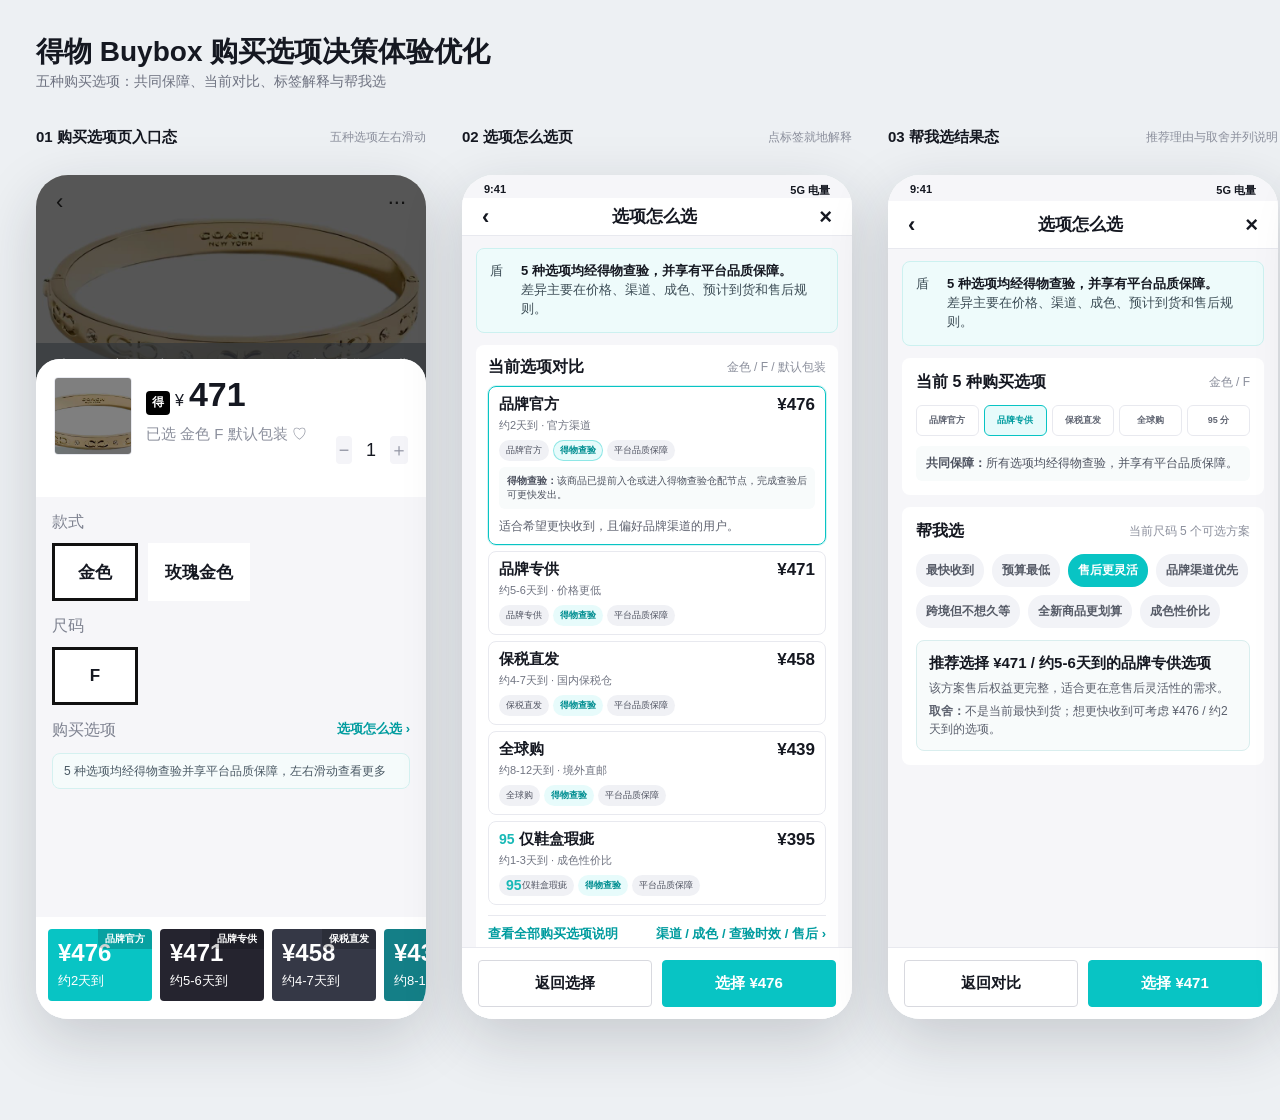
<file: prototype/dewu-buybox-prototype-chip.html>
<!doctype html>
<html lang="zh-CN">
<head>
  <meta charset="utf-8" />
  <meta name="viewport" content="width=device-width, initial-scale=1" />
  <title>得物 Buybox 购买选项说明原型 - 五选项版</title>
  <style>
    :root {
      --teal: #08c4c4;
      --teal-dark: #009c9f;
      --ink: #151821;
      --muted: #8b8f9c;
      --soft: #f6f6f9;
      --line: #e8e9ef;
      --dark: #25242f;
      --gray: #474b5c;
    }

    * {
      box-sizing: border-box;
    }

    body {
      margin: 0;
      background: #edf0f3;
      color: var(--ink);
      font-family: -apple-system, BlinkMacSystemFont, "Segoe UI", "Microsoft YaHei", sans-serif;
      letter-spacing: 0;
    }

    .board {
      width: 1840px;
      min-height: 1120px;
      margin: 0 auto;
      padding: 34px 36px 42px;
    }

    .board-title {
      display: flex;
      justify-content: space-between;
      align-items: flex-end;
      margin-bottom: 22px;
    }

    h1 {
      margin: 0;
      font-size: 28px;
      line-height: 1.25;
    }

    .board-title p {
      margin: 4px 0 0;
      color: #6e7280;
      font-size: 14px;
    }

    .frames {
      display: grid;
      grid-template-columns: repeat(4, 390px);
      gap: 36px;
    }

    .phone-wrap {
      display: grid;
      gap: 14px;
    }

    .caption {
      height: 48px;
      display: flex;
      align-items: center;
      justify-content: space-between;
      font-size: 15px;
      font-weight: 700;
    }

    .caption span {
      color: var(--muted);
      font-size: 12px;
      font-weight: 500;
    }

    .phone {
      position: relative;
      width: 390px;
      height: 844px;
      overflow: hidden;
      background: #fff;
      border-radius: 32px;
      box-shadow: 0 20px 60px rgba(28, 32, 45, 0.18);
    }

    .status {
      height: 26px;
      padding: 8px 22px 0;
      display: flex;
      justify-content: space-between;
      font-size: 11px;
      font-weight: 700;
    }

    .topbar {
      height: 48px;
      padding: 0 20px;
      display: flex;
      align-items: center;
      justify-content: space-between;
      background: #fff;
      border-bottom: 1px solid var(--line);
      font-size: 22px;
      font-weight: 700;
    }

    .nav-title {
      font-size: 17px;
      font-weight: 800;
    }

    .hero {
      position: relative;
      height: 214px;
      background: #d8d8d8;
      overflow: hidden;
    }

    .hero img {
      width: 100%;
      height: 100%;
      object-fit: cover;
      filter: brightness(0.68);
    }

    .hero-actions {
      position: absolute;
      top: 14px;
      left: 20px;
      right: 20px;
      display: flex;
      justify-content: space-between;
      font-size: 22px;
      color: #111;
    }

    .guarantee-ribbon {
      position: absolute;
      left: 0;
      right: 0;
      bottom: 0;
      height: 46px;
      padding: 0 16px;
      display: flex;
      align-items: center;
      background: rgba(51, 55, 59, 0.68);
      color: #fff;
      font-size: 15px;
      white-space: nowrap;
      overflow: hidden;
    }

    .sheet {
      position: absolute;
      left: 0;
      right: 0;
      bottom: 0;
      height: 660px;
      overflow: hidden;
      background: var(--soft);
      border-radius: 24px 24px 0 0;
    }

    .summary {
      height: 138px;
      padding: 18px;
      display: grid;
      grid-template-columns: 78px 1fr 72px;
      gap: 14px;
      background: #fff;
    }

    .thumb {
      width: 78px;
      height: 78px;
      object-fit: cover;
      border: 1px solid var(--line);
      border-radius: 4px;
    }

    .price-row {
      display: flex;
      align-items: baseline;
      gap: 5px;
      margin-bottom: 10px;
    }

    .dewu-badge {
      display: inline-grid;
      place-items: center;
      width: 24px;
      height: 24px;
      border-radius: 4px;
      background: #000;
      color: #fff;
      font-size: 12px;
      font-weight: 800;
    }

    .price {
      font-size: 34px;
      line-height: 1;
      font-weight: 800;
    }

    .summary-sub {
      margin-top: 10px;
      color: var(--muted);
      font-size: 15px;
    }

    .qty {
      display: flex;
      justify-content: flex-end;
      align-items: center;
      gap: 14px;
      padding-top: 44px;
      font-size: 18px;
    }

    .qty-btn {
      width: 28px;
      height: 28px;
      display: grid;
      place-items: center;
      border-radius: 4px;
      background: #f4f4f8;
      color: #8f92a0;
    }

    .section {
      padding: 15px 16px 0;
    }

    .section-title {
      margin-bottom: 10px;
      display: flex;
      justify-content: space-between;
      color: #7e8290;
      font-size: 16px;
    }

    .help-link {
      color: var(--teal-dark);
      font-size: 13px;
      font-weight: 700;
    }

    .chips {
      display: flex;
      gap: 10px;
      flex-wrap: wrap;
    }

    .box-chip {
      min-width: 86px;
      height: 58px;
      padding: 0 16px;
      display: grid;
      place-items: center;
      background: #fff;
      font-size: 17px;
      font-weight: 800;
      border: 1px solid transparent;
    }

    .box-chip.active {
      border: 3px solid #111;
    }

    .trust-strip {
      margin: 12px 16px 8px;
      padding: 9px 11px;
      display: flex;
      justify-content: space-between;
      gap: 12px;
      border: 1px solid #d4f1f0;
      border-radius: 8px;
      background: #f5fbfb;
      color: #4a5964;
      font-size: 12px;
      line-height: 1.35;
    }

    .trust-strip strong {
      color: var(--teal-dark);
      white-space: nowrap;
    }

    .option-bar {
      position: absolute;
      left: 0;
      right: 0;
      bottom: 0;
      height: 102px;
      padding: 12px 12px 18px;
      display: flex;
      gap: 8px;
      overflow: hidden;
      background: #fff;
    }

    .buy-option {
      position: relative;
      flex: 0 0 104px;
      padding: 13px 10px;
      display: flex;
      flex-direction: column;
      justify-content: center;
      border-radius: 4px;
      color: #fff;
    }

    .buy-option.teal { background: var(--teal); }
    .buy-option.dark { background: var(--dark); }
    .buy-option.deep { background: #353846; }
    .buy-option.ocean { background: #147f87; }
    .buy-option.gray { background: var(--gray); }

    .tag {
      position: absolute;
      top: 0;
      right: 0;
      padding: 3px 7px;
      border-radius: 0 4px 0 6px;
      background: rgba(0, 0, 0, 0.18);
      font-size: 10px;
      font-weight: 800;
      white-space: nowrap;
    }

    .tag.ninety {
      display: inline-flex;
      gap: 4px;
      background: #323645;
      max-width: 90px;
      overflow: hidden;
      text-overflow: ellipsis;
      font-size: 9px;
    }

    .logo95 {
      font-size: 14px;
      font-weight: 900;
    }

    .buy-price {
      font-size: 24px;
      line-height: 1;
      font-weight: 800;
    }

    .buy-option.gray .buy-price {
      margin-top: 8px;
    }

    .eta {
      margin-top: 7px;
      font-size: 13px;
      white-space: nowrap;
    }

    .page {
      height: 100%;
      display: flex;
      flex-direction: column;
      background: var(--soft);
    }

    .scroll {
      overflow: hidden;
      padding: 12px 14px 86px;
    }

    .notice {
      padding: 13px;
      display: grid;
      grid-template-columns: 22px 1fr;
      gap: 9px;
      border: 1px solid #ccf1f0;
      border-radius: 8px;
      background: #eefbfb;
      color: #3d4d56;
      font-size: 13px;
      line-height: 1.45;
    }

    .notice b {
      color: var(--ink);
    }

    .module {
      margin-top: 12px;
      padding: 14px;
      border-radius: 8px;
      background: #fff;
    }

    .crop-compare {
      position: relative;
      max-height: 328px;
      overflow: hidden;
    }

    .crop-compare::after {
      content: "";
      position: absolute;
      left: 0;
      right: 0;
      bottom: 0;
      height: 30px;
      background: linear-gradient(to bottom, rgba(255, 255, 255, 0), #fff);
      pointer-events: none;
    }

    .module-title {
      margin-bottom: 12px;
      display: flex;
      justify-content: space-between;
      align-items: center;
      font-size: 16px;
      font-weight: 800;
    }

    .module-title span {
      color: var(--muted);
      font-size: 12px;
      font-weight: 500;
    }

    .compare-card {
      margin-top: 10px;
      padding: 12px;
      border: 1px solid var(--line);
      border-radius: 8px;
    }

    .compare-card.selected {
      border-color: var(--teal);
      box-shadow: 0 0 0 1px rgba(8, 196, 196, 0.18);
    }

    .compare-card.mini {
      padding: 10px 12px;
    }

    .compare-module-five {
      padding: 12px;
    }

    .compare-module-five .module-title {
      margin-bottom: 8px;
    }

    .compare-module-five .compare-card {
      margin-top: 6px;
      padding: 8px 10px;
    }

    .compare-module-five .compare-card.selected {
      padding-bottom: 9px;
    }

    .compare-module-five .compare-meta {
      font-size: 11px;
    }

    .compare-module-five .compare-price {
      font-size: 17px;
    }

    .compare-module-five .pill-row {
      margin-top: 7px;
      gap: 4px;
    }

    .compare-module-five .pill {
      height: 21px;
      padding-inline: 7px;
      font-size: 9px;
    }

    .compare-module-five .inline-explain {
      margin-top: 6px;
      padding: 7px 8px;
      font-size: 10px;
    }

    .compare-head {
      display: flex;
      justify-content: space-between;
      gap: 10px;
    }

    .compare-name {
      font-size: 15px;
      font-weight: 800;
    }

    .compare-meta {
      margin-top: 4px;
      color: #6f7380;
      font-size: 12px;
    }

    .compare-price {
      font-size: 19px;
      font-weight: 800;
      white-space: nowrap;
    }

    .pill-row {
      margin-top: 10px;
      display: flex;
      flex-wrap: wrap;
      gap: 6px;
    }

    .pill {
      height: 24px;
      display: inline-flex;
      align-items: center;
      padding: 0 8px;
      border-radius: 12px;
      background: #f0f1f5;
      color: #4e5260;
      font-size: 11px;
      white-space: nowrap;
    }

    .pill.teal,
    .pill.active {
      background: #e7fbfb;
      color: #008e91;
      font-weight: 800;
    }

    .pill.active {
      box-shadow: inset 0 0 0 1px #8fe7e6;
    }

    .inline-explain {
      margin-top: 9px;
      padding: 9px 10px;
      border-radius: 6px;
      background: #f8fbfb;
      color: #4e5360;
      font-size: 12px;
      line-height: 1.42;
    }

    .fit {
      margin-top: 9px;
      color: #5e626f;
      font-size: 12px;
      line-height: 1.4;
    }

    .all-link {
      height: 38px;
      margin-top: 10px;
      display: flex;
      align-items: center;
      justify-content: space-between;
      border-top: 1px solid var(--line);
      color: var(--teal-dark);
      font-size: 13px;
      font-weight: 800;
    }

    .ai-choices {
      display: flex;
      flex-wrap: wrap;
      gap: 8px;
    }

    .choice {
      padding: 8px 10px;
      border-radius: 16px;
      background: #f2f3f7;
      color: #555a66;
      font-size: 12px;
      font-weight: 700;
    }

    .choice.active {
      background: var(--teal);
      color: #fff;
    }

    .ai-result {
      margin-top: 12px;
      padding: 12px;
      border: 1px solid #d9eeee;
      border-radius: 8px;
      background: #f8fbfb;
    }

    .ai-result h3 {
      margin: 0 0 7px;
      font-size: 15px;
      line-height: 1.35;
    }

    .ai-result p {
      margin: 6px 0 0;
      color: #5b606d;
      font-size: 12px;
      line-height: 1.45;
    }

    .option-overview {
      margin-bottom: 10px;
      display: flex;
      gap: 5px;
      overflow: hidden;
    }

    .option-overview span {
      flex: 1 1 0;
      min-width: 0;
      padding: 8px 3px;
      border: 1px solid var(--line);
      border-radius: 6px;
      color: #626774;
      background: #fff;
      font-size: 9px;
      font-weight: 800;
      text-align: center;
      white-space: nowrap;
    }

    .option-overview span.active {
      border-color: var(--teal);
      color: var(--teal-dark);
      background: #e7fbfb;
    }

    .term-list.compact {
      gap: 7px;
    }

    .term-list.compact .term {
      padding: 9px 11px;
    }

    .term-list.compact .term h3 {
      margin-bottom: 3px;
      font-size: 13px;
    }

    .term-list.compact .term p {
      font-size: 10px;
      line-height: 1.35;
    }

    .bottom-action {
      position: absolute;
      left: 0;
      right: 0;
      bottom: 0;
      height: 72px;
      padding: 12px 16px;
      display: grid;
      grid-template-columns: 1fr 1fr;
      gap: 10px;
      background: #fff;
      border-top: 1px solid var(--line);
    }

    .action-btn {
      display: grid;
      place-items: center;
      border: 1px solid #d8d9df;
      border-radius: 4px;
      background: #fff;
      font-size: 15px;
      font-weight: 800;
    }

    .action-btn.primary {
      border-color: var(--teal);
      background: var(--teal);
      color: #fff;
    }

    .tabs {
      position: sticky;
      top: 0;
      z-index: 1;
      margin: -12px -14px 12px;
      padding: 12px 14px 8px;
      display: flex;
      gap: 8px;
      background: var(--soft);
    }

    .tab {
      padding: 8px 12px;
      border-radius: 17px;
      background: #fff;
      color: #595d69;
      font-size: 12px;
      font-weight: 800;
    }

    .tab.active {
      background: var(--teal);
      color: #fff;
    }

    .term-list {
      display: grid;
      gap: 10px;
    }

    .term {
      padding: 12px;
      border: 1px solid var(--line);
      border-radius: 8px;
      background: #fff;
    }

    .term h3 {
      margin: 0 0 6px;
      font-size: 14px;
    }

    .term p {
      margin: 0;
      color: #626774;
      font-size: 12px;
      line-height: 1.45;
    }

    .category-title {
      margin: 16px 0 8px;
      color: #747887;
      font-size: 13px;
      font-weight: 800;
    }
  </style>
</head>
<body>
  <main class="board">
    <div class="board-title">
      <div>
        <h1>得物 Buybox 购买选项决策体验优化</h1>
        <p>五种购买选项：共同保障、当前对比、标签解释与帮我选</p>
      </div>
      <p>v3 / 五选项完整原型</p>
    </div>

    <section class="frames">
      <div class="phone-wrap">
        <div class="caption">01 购买选项页入口态 <span>五种选项左右滑动</span></div>
        <div class="phone">
          <div class="hero">
            <img src="assets/bracelet.jpg" alt="商品图" />
            <div class="hero-actions"><span>‹</span><span>···</span></div>
            <div class="guarantee-ribbon">盾 3项工序逐件查验 · 正品险 · 7天无理由 · 退货包运费</div>
          </div>
          <div class="sheet">
            <div class="summary">
              <img class="thumb" src="assets/bracelet.jpg" alt="手镯缩略图" />
              <div>
                <div class="price-row"><span class="dewu-badge">得</span><span>¥</span><span class="price">471</span></div>
                <div class="summary-sub">已选 金色 F 默认包装 ♡</div>
              </div>
              <div class="qty"><span class="qty-btn">−</span><span>1</span><span class="qty-btn">＋</span></div>
            </div>
            <div class="section">
              <div class="section-title">款式</div>
              <div class="chips">
                <div class="box-chip active">金色</div>
                <div class="box-chip">玫瑰金色</div>
              </div>
            </div>
            <div class="section">
              <div class="section-title">尺码</div>
              <div class="chips"><div class="box-chip active">F</div></div>
            </div>
            <div class="section">
              <div class="section-title">
                购买选项
                <span class="help-link">选项怎么选 ›</span>
              </div>
            </div>
            <div class="trust-strip">
              <span>5 种选项均经得物查验并享平台品质保障，左右滑动查看更多</span>
            </div>
            <div class="option-bar">
              <div class="buy-option teal">
                <span class="tag">品牌官方</span>
                <div class="buy-price">¥476</div>
                <div class="eta">约2天到</div>
              </div>
              <div class="buy-option dark">
                <span class="tag">品牌专供</span>
                <div class="buy-price">¥471</div>
                <div class="eta">约5-6天到</div>
              </div>
              <div class="buy-option deep">
                <span class="tag">保税直发</span>
                <div class="buy-price">¥458</div>
                <div class="eta">约4-7天到</div>
              </div>
              <div class="buy-option ocean">
                <span class="tag">全球购</span>
                <div class="buy-price">¥439</div>
                <div class="eta">约8-12天到</div>
              </div>
              <div class="buy-option gray">
                <span class="tag ninety"><span class="logo95">95</span> 仅鞋盒瑕疵</span>
                <div class="buy-price">¥395</div>
                <div class="eta">约1-3天到</div>
              </div>
            </div>
          </div>
        </div>
      </div>

      <div class="phone-wrap">
        <div class="caption">02 选项怎么选页 <span>点标签就地解释</span></div>
        <div class="phone">
          <div class="page">
            <div class="status"><span>9:41</span><span>5G 电量</span></div>
            <div class="topbar"><span>‹</span><span class="nav-title">选项怎么选</span><span>×</span></div>
            <div class="scroll">
              <div class="notice">
                <span>盾</span>
                <div><b>5 种选项均经得物查验，并享有平台品质保障。</b><br />差异主要在价格、渠道、成色、预计到货和售后规则。</div>
              </div>

              <div class="module compare-module-five">
                <div class="module-title">当前选项对比 <span>金色 / F / 默认包装</span></div>
                <div class="compare-card selected">
                  <div class="compare-head">
                    <div>
                      <div class="compare-name">品牌官方</div>
                      <div class="compare-meta">约2天到 · 官方渠道</div>
                    </div>
                    <div class="compare-price">¥476</div>
                  </div>
                  <div class="pill-row">
                    <span class="pill">品牌官方</span>
                    <span class="pill active">得物查验</span>
                    <span class="pill">平台品质保障</span>
                  </div>
                  <div class="inline-explain"><b>得物查验：</b>该商品已提前入仓或进入得物查验仓配节点，完成查验后可更快发出。</div>
                  <div class="fit">适合希望更快收到，且偏好品牌渠道的用户。</div>
                </div>

                <div class="compare-card mini">
                  <div class="compare-head">
                    <div>
                      <div class="compare-name">品牌专供</div>
                      <div class="compare-meta">约5-6天到 · 价格更低</div>
                    </div>
                    <div class="compare-price">¥471</div>
                  </div>
                  <div class="pill-row">
                    <span class="pill">品牌专供</span>
                    <span class="pill teal">得物查验</span>
                    <span class="pill">平台品质保障</span>
                  </div>
                </div>

                <div class="compare-card mini">
                  <div class="compare-head">
                    <div>
                      <div class="compare-name">保税直发</div>
                      <div class="compare-meta">约4-7天到 · 国内保税仓</div>
                    </div>
                    <div class="compare-price">¥458</div>
                  </div>
                  <div class="pill-row">
                    <span class="pill">保税直发</span>
                    <span class="pill teal">得物查验</span>
                    <span class="pill">平台品质保障</span>
                  </div>
                </div>

                <div class="compare-card mini">
                  <div class="compare-head">
                    <div>
                      <div class="compare-name">全球购</div>
                      <div class="compare-meta">约8-12天到 · 境外直邮</div>
                    </div>
                    <div class="compare-price">¥439</div>
                  </div>
                  <div class="pill-row">
                    <span class="pill">全球购</span>
                    <span class="pill teal">得物查验</span>
                    <span class="pill">平台品质保障</span>
                  </div>
                </div>

                <div class="compare-card mini">
                  <div class="compare-head">
                    <div>
                      <div class="compare-name"><span class="logo95" style="color:#19b9b7">95</span> 仅鞋盒瑕疵</div>
                      <div class="compare-meta">约1-3天到 · 成色性价比</div>
                    </div>
                    <div class="compare-price">¥395</div>
                  </div>
                  <div class="pill-row">
                    <span class="pill"><span class="logo95" style="color:#19b9b7">95</span> 仅鞋盒瑕疵</span>
                    <span class="pill teal">得物查验</span>
                    <span class="pill">平台品质保障</span>
                  </div>
                </div>
                <div class="all-link"><span>查看全部购买选项说明</span><span>渠道 / 成色 / 查验时效 / 售后 ›</span></div>
              </div>

              <div class="module">
                <div class="module-title">帮我选 <span>选择最在意的条件</span></div>
                <div class="ai-choices">
                  <span class="choice">最快收到</span>
                  <span class="choice">预算最低</span>
                  <span class="choice">售后更灵活</span>
                  <span class="choice">品牌渠道优先</span>
                  <span class="choice">跨境但不想久等</span>
                  <span class="choice">全新商品更划算</span>
                  <span class="choice">成色性价比</span>
                </div>
              </div>
            </div>
            <div class="bottom-action">
              <div class="action-btn">返回选择</div>
              <div class="action-btn primary">选择 ¥476</div>
            </div>
          </div>
        </div>
      </div>

      <div class="phone-wrap">
        <div class="caption">03 帮我选结果态 <span>推荐理由与取舍并列说明</span></div>
        <div class="phone">
          <div class="page">
            <div class="status"><span>9:41</span><span>5G 电量</span></div>
            <div class="topbar"><span>‹</span><span class="nav-title">选项怎么选</span><span>×</span></div>
            <div class="scroll">
              <div class="notice">
                <span>盾</span>
                <div><b>5 种选项均经得物查验，并享有平台品质保障。</b><br />差异主要在价格、渠道、成色、预计到货和售后规则。</div>
              </div>

              <div class="module">
                <div class="module-title">当前 5 种购买选项 <span>金色 / F</span></div>
                <div class="option-overview">
                  <span>品牌官方</span>
                  <span class="active">品牌专供</span>
                  <span>保税直发</span>
                  <span>全球购</span>
                  <span>95 分</span>
                </div>
                <div class="inline-explain"><b>共同保障：</b>所有选项均经得物查验，并享有平台品质保障。</div>
              </div>

              <div class="module">
                <div class="module-title">帮我选 <span>当前尺码 5 个可选方案</span></div>
                <div class="ai-choices">
                  <span class="choice">最快收到</span>
                  <span class="choice">预算最低</span>
                  <span class="choice active">售后更灵活</span>
                  <span class="choice">品牌渠道优先</span>
                  <span class="choice">跨境但不想久等</span>
                  <span class="choice">全新商品更划算</span>
                  <span class="choice">成色性价比</span>
                </div>
                <div class="ai-result">
                  <h3>推荐选择 ¥471 / 约5-6天到的品牌专供选项</h3>
                  <p>该方案售后权益更完整，适合更在意售后灵活性的需求。</p>
                  <p><b>取舍：</b>不是当前最快到货；想更快收到可考虑 ¥476 / 约2天到的选项。</p>
                </div>
              </div>
            </div>
            <div class="bottom-action">
              <div class="action-btn">返回对比</div>
              <div class="action-btn primary">选择 ¥471</div>
            </div>
          </div>
        </div>
      </div>

      <div class="phone-wrap">
        <div class="caption">04 购买选项说明页 <span>分类查看全部说明</span></div>
        <div class="phone">
          <div class="page">
            <div class="status"><span>9:41</span><span>5G 电量</span></div>
            <div class="topbar"><span>‹</span><span class="nav-title">购买选项说明</span><span>×</span></div>
            <div class="scroll">
              <div class="tabs">
                <span class="tab active">渠道</span>
                <span class="tab">成色</span>
                <span class="tab">查验时效</span>
                <span class="tab">售后权益</span>
              </div>

              <div class="notice">
                <span>盾</span>
                <div><b>不同标签说明的是渠道、成色、履约或售后差异。</b><br />这些差异不代表正品保障差异。</div>
              </div>

              <div class="category-title">渠道说明</div>
              <div class="term-list compact">
                <div class="term">
                  <h3>品牌官方</h3>
                  <p>品牌方或授权相关渠道供货，商品经过得物查验并享有平台品质保障。</p>
                </div>
                <div class="term">
                  <h3>品牌专供</h3>
                  <p>品牌相关合作渠道供货，价格和履约方式可能不同。</p>
                </div>
                <div class="term">
                  <h3>全球购</h3>
                  <p>来自境外相关渠道，需要经过国际运输与清关，到货时间通常更长。</p>
                </div>
                <div class="term">
                  <h3>保税直发</h3>
                  <p>商品从国内保税仓发出，通常比境外直邮更快。</p>
                </div>
                <div class="term">
                  <h3>95 分</h3>
                  <p>按页面说明展示成色与瑕疵，适合愿意用成色换取价格优势的用户。</p>
                </div>
              </div>

              <div class="category-title">其他分类预览</div>
              <div class="term">
                <h3>成色 / 查验时效 / 售后权益</h3>
                <p>可切换顶部分类查看 95 分、仅鞋盒瑕疵、得物查验、提前入仓、正品险、七天无理由、退货包运费等说明。</p>
              </div>
            </div>
            <div class="bottom-action">
              <div class="action-btn">返回对比</div>
              <div class="action-btn primary">我知道了</div>
            </div>
          </div>
        </div>
      </div>
    </section>
  </main>
</body>
</html>
</file>
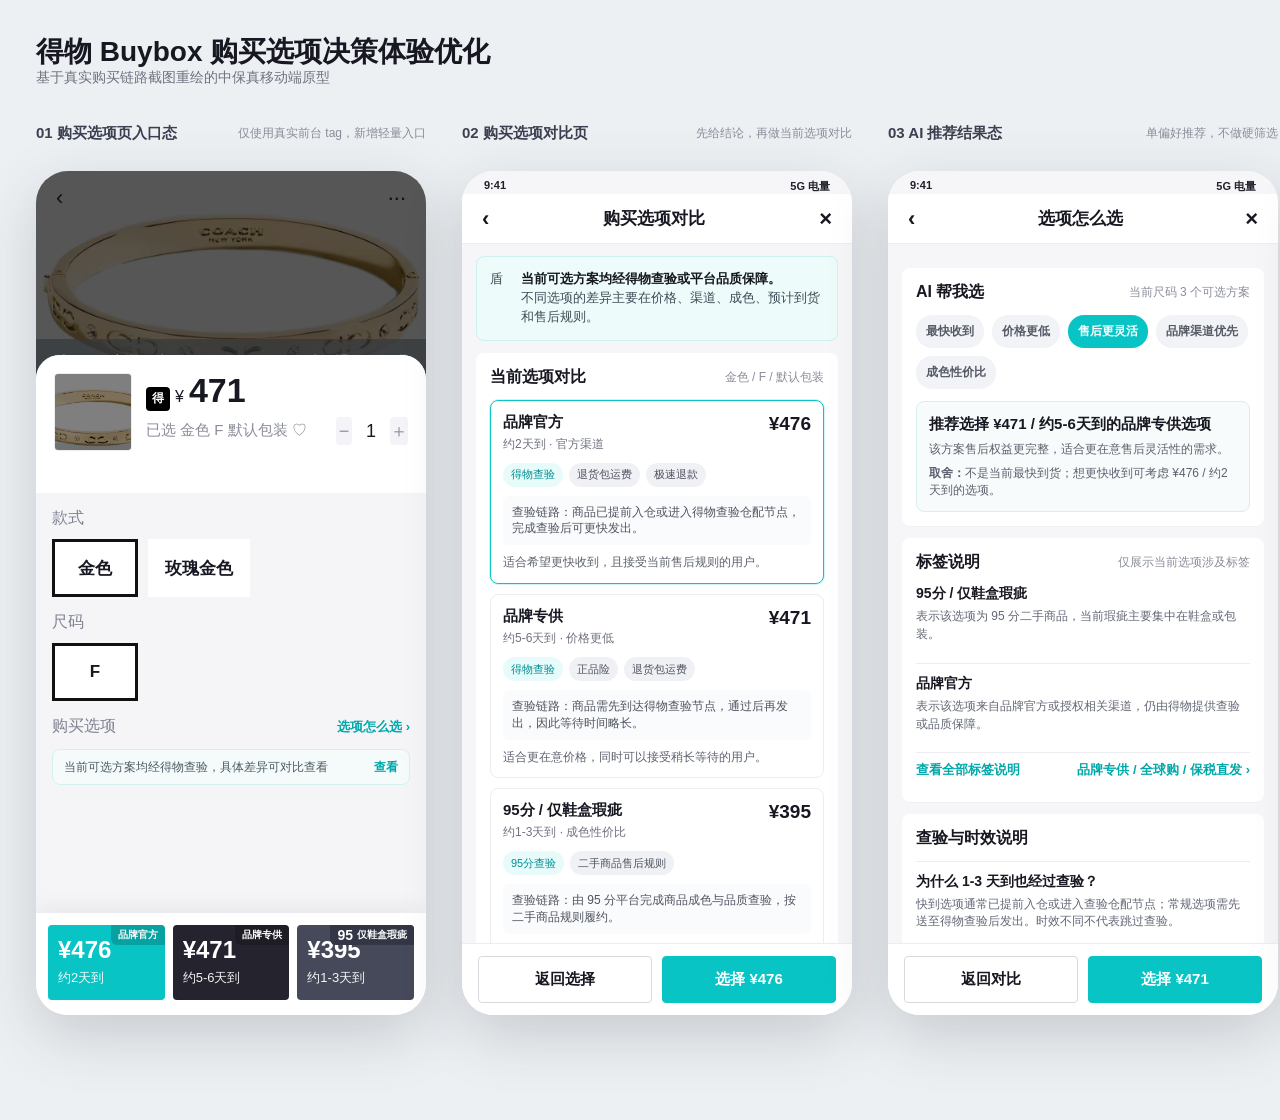
<file: prototype/dewu-buybox-prototype.html>
<!doctype html>
<html lang="zh-CN">
<head>
  <meta charset="utf-8" />
  <meta name="viewport" content="width=device-width, initial-scale=1" />
  <title>得物 Buybox 购买选项决策体验原型</title>
  <style>
    :root {
      --teal: #08c4c4;
      --teal-dark: #00a8aa;
      --ink: #171821;
      --muted: #8a8d9a;
      --soft: #f5f5f8;
      --line: #ececf1;
      --dark-card: #24232e;
      --gray-card: #46495a;
      --warn-bg: #f5fbfb;
      --warn-line: #d4f1f0;
    }

    * {
      box-sizing: border-box;
    }

    body {
      margin: 0;
      background: #edf0f3;
      color: var(--ink);
      font-family: -apple-system, BlinkMacSystemFont, "Segoe UI", "Microsoft YaHei", sans-serif;
      letter-spacing: 0;
    }

    .board {
      width: 1840px;
      min-height: 1120px;
      padding: 34px 36px 42px;
      margin: 0 auto;
    }

    .board-title {
      display: flex;
      align-items: flex-end;
      justify-content: space-between;
      margin-bottom: 22px;
    }

    .board-title h1 {
      margin: 0;
      font-size: 28px;
      line-height: 1.25;
      font-weight: 750;
    }

    .board-title p {
      margin: 0;
      color: #6e7280;
      font-size: 14px;
    }

    .frames {
      display: grid;
      grid-template-columns: repeat(4, 390px);
      gap: 36px;
      align-items: start;
    }

    .phone-wrap {
      display: grid;
      gap: 14px;
    }

    .caption {
      height: 48px;
      display: flex;
      align-items: center;
      justify-content: space-between;
      color: #3c4050;
      font-size: 15px;
      font-weight: 650;
    }

    .caption span {
      color: var(--muted);
      font-size: 12px;
      font-weight: 500;
    }

    .phone {
      width: 390px;
      height: 844px;
      background: #fff;
      border-radius: 32px;
      overflow: hidden;
      box-shadow: 0 20px 60px rgba(28, 32, 45, 0.18);
      position: relative;
    }

    .status {
      height: 26px;
      padding: 8px 22px 0;
      display: flex;
      justify-content: space-between;
      font-size: 11px;
      color: #20222b;
      font-weight: 650;
    }

    .app-top {
      height: 50px;
      padding: 0 20px;
      display: flex;
      align-items: center;
      justify-content: space-between;
      font-size: 22px;
      font-weight: 650;
    }

    .nav-title {
      font-size: 17px;
      font-weight: 700;
    }

    .product-hero {
      height: 214px;
      background: #d8d8d8;
      position: relative;
      overflow: hidden;
    }

    .product-hero img {
      width: 100%;
      height: 100%;
      object-fit: cover;
      filter: brightness(0.68);
    }

    .hero-actions {
      position: absolute;
      left: 20px;
      right: 20px;
      top: 14px;
      display: flex;
      justify-content: space-between;
      color: #111;
      font-size: 22px;
    }

    .guarantee-ribbon {
      position: absolute;
      left: 0;
      right: 0;
      bottom: 0;
      height: 46px;
      padding: 0 16px;
      display: flex;
      align-items: center;
      gap: 8px;
      background: rgba(51, 55, 59, 0.68);
      color: #fff;
      font-size: 15px;
      white-space: nowrap;
      overflow: hidden;
    }

    .sheet {
      position: absolute;
      left: 0;
      right: 0;
      bottom: 0;
      height: 660px;
      background: var(--soft);
      border-radius: 24px 24px 0 0;
      overflow: hidden;
    }

    .product-summary {
      height: 138px;
      background: #fff;
      padding: 18px;
      display: grid;
      grid-template-columns: 78px 1fr 72px;
      gap: 14px;
      align-items: start;
    }

    .thumb {
      width: 78px;
      height: 78px;
      border: 1px solid var(--line);
      border-radius: 4px;
      object-fit: cover;
      background: #fafafa;
    }

    .price-row {
      display: flex;
      align-items: baseline;
      gap: 5px;
      margin-bottom: 10px;
    }

    .dewu-badge {
      display: inline-flex;
      width: 24px;
      height: 24px;
      align-items: center;
      justify-content: center;
      border-radius: 4px;
      background: #000;
      color: #fff;
      font-size: 12px;
      font-weight: 750;
    }

    .price {
      font-size: 34px;
      font-weight: 760;
      line-height: 1;
    }

    .summary-sub {
      color: var(--muted);
      font-size: 15px;
      margin-top: 10px;
    }

    .qty {
      display: flex;
      justify-content: flex-end;
      align-items: center;
      gap: 14px;
      padding-top: 44px;
      font-size: 18px;
    }

    .qty-btn {
      width: 28px;
      height: 28px;
      display: grid;
      place-items: center;
      background: #f4f4f8;
      border-radius: 4px;
      color: #8f92a0;
    }

    .section {
      padding: 15px 16px 0;
    }

    .section-title {
      color: #7e8290;
      font-size: 16px;
      margin-bottom: 10px;
      display: flex;
      align-items: center;
      justify-content: space-between;
    }

    .section-title .help-link {
      color: var(--teal-dark);
      font-size: 13px;
      font-weight: 650;
    }

    .chips {
      display: flex;
      gap: 10px;
      flex-wrap: wrap;
    }

    .chip-box {
      min-width: 86px;
      height: 58px;
      padding: 0 16px;
      display: grid;
      place-items: center;
      border: 1px solid transparent;
      background: #fff;
      font-size: 17px;
      font-weight: 700;
    }

    .chip-box.active {
      border: 3px solid #111;
    }

    .trust-strip {
      margin: 12px 16px 8px;
      padding: 9px 11px;
      display: flex;
      align-items: center;
      justify-content: space-between;
      gap: 12px;
      background: var(--warn-bg);
      border: 1px solid var(--warn-line);
      border-radius: 8px;
      color: #4a5964;
      font-size: 12px;
      line-height: 1.35;
    }

    .trust-strip strong {
      color: var(--teal-dark);
      white-space: nowrap;
    }

    .option-bar {
      position: absolute;
      left: 0;
      right: 0;
      bottom: 0;
      height: 102px;
      padding: 12px 12px 18px;
      display: grid;
      grid-template-columns: 1fr 1fr 1fr;
      gap: 8px;
      background: #fff;
      box-shadow: 0 -8px 16px rgba(28, 30, 42, 0.05);
    }

    .buy-option {
      border-radius: 4px;
      color: #fff;
      padding: 13px 10px;
      display: flex;
      flex-direction: column;
      justify-content: center;
      min-width: 0;
      position: relative;
    }

    .buy-option.teal {
      background: var(--teal);
    }

    .buy-option.dark {
      background: var(--dark-card);
    }

    .buy-option.gray {
      background: var(--gray-card);
    }

    .buy-option .tag {
      position: absolute;
      right: 0;
      top: 0;
      padding: 3px 7px;
      border-radius: 0 4px 0 6px;
      background: rgba(0, 0, 0, 0.16);
      font-size: 10px;
      font-weight: 700;
    }

    .buy-option .tag.channel {
      background: rgba(0, 0, 0, 0.18);
    }

    .buy-option .tag.ninety {
      display: inline-flex;
      align-items: center;
      gap: 4px;
      background: #323645;
    }

    .logo95 {
      color: #ffffff;
      font-size: 14px;
      line-height: 1;
      font-weight: 800;
    }

    .buy-price {
      font-size: 24px;
      font-weight: 780;
      line-height: 1;
    }

    .eta {
      margin-top: 7px;
      font-size: 13px;
      opacity: 0.94;
      white-space: nowrap;
    }

    .page {
      height: 100%;
      background: #f6f6f9;
      display: flex;
      flex-direction: column;
    }

    .page .app-top {
      background: #fff;
      border-bottom: 1px solid var(--line);
      flex-shrink: 0;
    }

    .scroll {
      overflow: hidden;
      padding: 12px 14px 22px;
    }

    .notice {
      background: #eefbfb;
      border: 1px solid #ccf1f0;
      border-radius: 8px;
      padding: 13px 13px;
      display: grid;
      grid-template-columns: 22px 1fr;
      gap: 9px;
      color: #3d4d56;
      font-size: 13px;
      line-height: 1.45;
    }

    .notice b {
      color: #151820;
    }

    .module {
      margin-top: 12px;
      background: #fff;
      border-radius: 8px;
      padding: 14px;
      box-shadow: 0 1px 0 rgba(0, 0, 0, 0.02);
    }

    .module-title {
      display: flex;
      align-items: center;
      justify-content: space-between;
      margin-bottom: 12px;
      font-size: 16px;
      font-weight: 760;
    }

    .module-title span {
      color: var(--muted);
      font-size: 12px;
      font-weight: 500;
    }

    .compare-card {
      border: 1px solid var(--line);
      border-radius: 8px;
      padding: 12px;
      margin-top: 10px;
    }

    .compare-card.selected {
      border-color: var(--teal);
      box-shadow: 0 0 0 1px rgba(8, 196, 196, 0.18);
    }

    .compare-head {
      display: flex;
      justify-content: space-between;
      gap: 10px;
      align-items: flex-start;
    }

    .compare-name {
      font-size: 15px;
      font-weight: 760;
    }

    .compare-meta {
      margin-top: 4px;
      color: #6f7380;
      font-size: 12px;
    }

    .compare-price {
      font-size: 19px;
      font-weight: 780;
      white-space: nowrap;
    }

    .pill-row {
      display: flex;
      flex-wrap: wrap;
      gap: 6px;
      margin-top: 10px;
    }

    .pill {
      height: 24px;
      display: inline-flex;
      align-items: center;
      padding: 0 8px;
      border-radius: 12px;
      background: #f0f1f5;
      color: #4e5260;
      font-size: 11px;
      white-space: nowrap;
    }

    .pill.teal {
      background: #e7fbfb;
      color: #008e91;
    }

    .fit {
      margin-top: 9px;
      color: #5e626f;
      font-size: 12px;
      line-height: 1.4;
    }

    .chain {
      margin-top: 9px;
      padding: 8px 9px;
      background: #fafbfc;
      border-radius: 6px;
      color: #4e5360;
      font-size: 12px;
      line-height: 1.4;
    }

    .all-tags-link {
      height: 36px;
      margin-top: 8px;
      display: flex;
      align-items: center;
      justify-content: space-between;
      border-top: 1px solid var(--line);
      color: var(--teal-dark);
      font-size: 13px;
      font-weight: 700;
    }

    .ai-choices {
      display: flex;
      flex-wrap: wrap;
      gap: 8px;
    }

    .choice {
      padding: 8px 10px;
      border-radius: 16px;
      background: #f2f3f7;
      color: #555a66;
      font-size: 12px;
      font-weight: 650;
    }

    .choice.active {
      background: var(--teal);
      color: #fff;
    }

    .ai-result {
      margin-top: 12px;
      padding: 12px;
      border-radius: 8px;
      background: #f8fbfb;
      border: 1px solid #d9eeee;
    }

    .ai-result h3 {
      margin: 0 0 7px;
      font-size: 15px;
      line-height: 1.35;
    }

    .ai-result p {
      margin: 6px 0 0;
      color: #5b606d;
      font-size: 12px;
      line-height: 1.45;
    }

    .info-list {
      display: grid;
      gap: 9px;
    }

    .info-item {
      padding: 11px 0;
      border-top: 1px solid var(--line);
    }

    .info-item:first-child {
      border-top: 0;
      padding-top: 0;
    }

    .info-item h3 {
      margin: 0 0 5px;
      font-size: 14px;
    }

    .info-item p {
      margin: 0;
      color: #626774;
      font-size: 12px;
      line-height: 1.45;
    }

    .bottom-action {
      position: absolute;
      left: 0;
      right: 0;
      bottom: 0;
      height: 72px;
      background: #fff;
      border-top: 1px solid var(--line);
      padding: 12px 16px;
      display: grid;
      grid-template-columns: 1fr 1fr;
      gap: 10px;
    }

    .action-btn {
      border: 1px solid #d8d9df;
      border-radius: 4px;
      display: grid;
      place-items: center;
      font-size: 15px;
      font-weight: 760;
      background: #fff;
    }

    .action-btn.primary {
      border-color: var(--teal);
      background: var(--teal);
      color: #fff;
    }

    .rules-grid {
      display: grid;
      grid-template-columns: 1fr 1fr;
      gap: 8px;
    }

    .rule {
      min-height: 58px;
      border: 1px solid var(--line);
      border-radius: 8px;
      padding: 10px;
      font-size: 12px;
      color: #5e626f;
      line-height: 1.35;
    }

    .rule b {
      display: block;
      color: #181a22;
      margin-bottom: 4px;
      font-size: 13px;
    }

    .benefit-card {
      border: 1px solid var(--line);
      border-radius: 8px;
      padding: 12px;
      margin-top: 10px;
    }

    .benefit-head {
      display: flex;
      justify-content: space-between;
      gap: 12px;
      font-size: 14px;
      font-weight: 760;
    }

    .benefit-head span {
      color: #6f7380;
      font-size: 12px;
      font-weight: 500;
    }

    .benefit-note {
      margin-top: 8px;
      color: #5e626f;
      font-size: 12px;
      line-height: 1.42;
    }
  </style>
</head>
<body>
  <main class="board">
    <div class="board-title">
      <div>
        <h1>得物 Buybox 购买选项决策体验优化</h1>
        <p>基于真实购买链路截图重绘的中保真移动端原型</p>
      </div>
      <p>v1 / 入口态、对比态、AI 推荐态</p>
    </div>

    <section class="frames">
      <div class="phone-wrap">
        <div class="caption">01 购买选项页入口态 <span>仅使用真实前台 tag，新增轻量入口</span></div>
        <div class="phone">
          <div class="product-hero">
            <img src="assets/bracelet.jpg" alt="商品图" />
            <div class="hero-actions"><span>‹</span><span>···</span></div>
            <div class="guarantee-ribbon">盾 3项工序逐件查验 · 正品险 · 7天无理由 · 退货包运费</div>
          </div>

          <div class="sheet">
            <div class="product-summary">
              <img class="thumb" src="assets/bracelet.jpg" alt="手镯缩略图" />
              <div>
                <div class="price-row"><span class="dewu-badge">得</span><span>¥</span><span class="price">471</span></div>
                <div class="summary-sub">已选 金色 F 默认包装 ♡</div>
              </div>
              <div class="qty"><span class="qty-btn">−</span><span>1</span><span class="qty-btn">＋</span></div>
            </div>

            <div class="section">
              <div class="section-title">款式</div>
              <div class="chips">
                <div class="chip-box active">金色</div>
                <div class="chip-box">玫瑰金色</div>
              </div>
            </div>

            <div class="section">
              <div class="section-title">尺码</div>
              <div class="chips">
                <div class="chip-box active">F</div>
              </div>
            </div>

            <div class="section">
              <div class="section-title">
                购买选项
                <span class="help-link">选项怎么选 ›</span>
              </div>
            </div>

            <div class="trust-strip">
              <span>当前可选方案均经得物查验，具体差异可对比查看</span>
              <strong>查看</strong>
            </div>

            <div class="option-bar">
              <div class="buy-option teal">
                <span class="tag channel">品牌官方</span>
                <div class="buy-price">¥476</div>
                <div class="eta">约2天到</div>
              </div>
              <div class="buy-option dark">
                <span class="tag channel">品牌专供</span>
                <div class="buy-price">¥471</div>
                <div class="eta">约5-6天到</div>
              </div>
              <div class="buy-option gray">
                <span class="tag ninety"><span class="logo95">95</span> 仅鞋盒瑕疵</span>
                <div class="buy-price">¥395</div>
                <div class="eta">约1-3天到</div>
              </div>
            </div>
          </div>
        </div>
      </div>

      <div class="phone-wrap">
        <div class="caption">02 购买选项对比页 <span>先给结论，再做当前选项对比</span></div>
        <div class="phone">
          <div class="page">
            <div class="status"><span>9:41</span><span>5G  电量</span></div>
            <div class="app-top"><span>‹</span><span class="nav-title">购买选项对比</span><span>×</span></div>
            <div class="scroll">
              <div class="notice">
                <span>盾</span>
                <div><b>当前可选方案均经得物查验或平台品质保障。</b><br />不同选项的差异主要在价格、渠道、成色、预计到货和售后规则。</div>
              </div>

              <div class="module">
                <div class="module-title">当前选项对比 <span>金色 / F / 默认包装</span></div>
                <div class="compare-card selected">
                  <div class="compare-head">
                    <div>
                      <div class="compare-name">品牌官方</div>
                      <div class="compare-meta">约2天到 · 官方渠道</div>
                    </div>
                    <div class="compare-price">¥476</div>
                  </div>
                  <div class="pill-row">
                    <span class="pill teal">得物查验</span>
                    <span class="pill">退货包运费</span>
                    <span class="pill">极速退款</span>
                  </div>
                  <div class="chain">查验链路：商品已提前入仓或进入得物查验仓配节点，完成查验后可更快发出。</div>
                  <div class="fit">适合希望更快收到，且接受当前售后规则的用户。</div>
                </div>

                <div class="compare-card">
                  <div class="compare-head">
                    <div>
                      <div class="compare-name">品牌专供</div>
                      <div class="compare-meta">约5-6天到 · 价格更低</div>
                    </div>
                    <div class="compare-price">¥471</div>
                  </div>
                  <div class="pill-row">
                    <span class="pill teal">得物查验</span>
                    <span class="pill">正品险</span>
                    <span class="pill">退货包运费</span>
                  </div>
                  <div class="chain">查验链路：商品需先到达得物查验节点，通过后再发出，因此等待时间略长。</div>
                  <div class="fit">适合更在意价格，同时可以接受稍长等待的用户。</div>
                </div>

                <div class="compare-card">
                  <div class="compare-head">
                    <div>
                      <div class="compare-name">95分 / 仅鞋盒瑕疵</div>
                      <div class="compare-meta">约1-3天到 · 成色性价比</div>
                    </div>
                    <div class="compare-price">¥395</div>
                  </div>
                  <div class="pill-row">
                    <span class="pill teal">95分查验</span>
                    <span class="pill">二手商品售后规则</span>
                  </div>
                  <div class="chain">查验链路：由 95 分平台完成商品成色与品质查验，按二手商品规则履约。</div>
                  <div class="fit">适合更关注性价比，可接受成色说明的用户。</div>
                </div>
              </div>

              <div class="module">
                <div class="module-title">AI 帮我选</div>
                <div class="ai-choices">
                  <span class="choice">最快收到</span>
                  <span class="choice">价格更低</span>
                  <span class="choice">售后更灵活</span>
                  <span class="choice">品牌渠道优先</span>
                  <span class="choice">成色性价比</span>
                </div>
              </div>
            </div>
            <div class="bottom-action">
              <div class="action-btn">返回选择</div>
              <div class="action-btn primary">选择 ¥476</div>
            </div>
          </div>
        </div>
      </div>

      <div class="phone-wrap">
        <div class="caption">03 AI 推荐结果态 <span>单偏好推荐，不做硬筛选</span></div>
        <div class="phone">
          <div class="page">
            <div class="status"><span>9:41</span><span>5G  电量</span></div>
            <div class="app-top"><span>‹</span><span class="nav-title">选项怎么选</span><span>×</span></div>
            <div class="scroll">
              <div class="module">
                <div class="module-title">AI 帮我选 <span>当前尺码 3 个可选方案</span></div>
                <div class="ai-choices">
                  <span class="choice">最快收到</span>
                  <span class="choice">价格更低</span>
                  <span class="choice active">售后更灵活</span>
                  <span class="choice">品牌渠道优先</span>
                  <span class="choice">成色性价比</span>
                </div>
                <div class="ai-result">
                  <h3>推荐选择 ¥471 / 约5-6天到的品牌专供选项</h3>
                  <p>该方案售后权益更完整，适合更在意售后灵活性的需求。</p>
                  <p><b>取舍：</b>不是当前最快到货；想更快收到可考虑 ¥476 / 约2天到的选项。</p>
                </div>
              </div>

              <div class="module">
                <div class="module-title">标签说明 <span>仅展示当前选项涉及标签</span></div>
                <div class="info-list">
                  <div class="info-item">
                    <h3>95分 / 仅鞋盒瑕疵</h3>
                    <p>表示该选项为 95 分二手商品，当前瑕疵主要集中在鞋盒或包装。</p>
                  </div>
                  <div class="info-item">
                    <h3>品牌官方</h3>
                    <p>表示该选项来自品牌官方或授权相关渠道，仍由得物提供查验或品质保障。</p>
                  </div>
                </div>
                <div class="all-tags-link"><span>查看全部标签说明</span><span>品牌专供 / 全球购 / 保税直发 ›</span></div>
              </div>

              <div class="module">
                <div class="module-title">查验与时效说明</div>
                <div class="info-item">
                  <h3>为什么 1-3 天到也经过查验？</h3>
                  <p>快到选项通常已提前入仓或进入查验仓配节点；常规选项需先送至得物查验后发出。时效不同不代表跳过查验。</p>
                </div>
              </div>

              <div class="module">
                <div class="module-title">售后权益说明</div>
                <div class="rules-grid">
                  <div class="rule"><b>七天无理由</b>支持时会在选项中展示，未展示可查看对应规则。</div>
                  <div class="rule"><b>正品险</b>以当前购买方案页面展示为准。</div>
                  <div class="rule"><b>95分规则</b>二手商品适用 95 分商品售后规则。</div>
                  <div class="rule"><b>跨境规则</b>全球购等选项适用跨境商品售后规则。</div>
                </div>
              </div>
            </div>
            <div class="bottom-action">
              <div class="action-btn">返回对比</div>
              <div class="action-btn primary">选择 ¥471</div>
            </div>
          </div>
        </div>
      </div>

      <div class="phone-wrap">
        <div class="caption">04 售后权益说明下滑态 <span>正向列支持项，规则边界中性表达</span></div>
        <div class="phone">
          <div class="page">
            <div class="status"><span>9:41</span><span>5G  电量</span></div>
            <div class="app-top"><span>‹</span><span class="nav-title">售后权益说明</span><span>×</span></div>
            <div class="scroll">
              <div class="notice">
                <span>盾</span>
                <div><b>权益展示以前台当前选项为准。</b><br />这里优先展示各购买方案支持的权益和适用规则，帮助下单前确认售后预期。</div>
              </div>

              <div class="module">
                <div class="module-title">当前选项权益对照 <span>金色 / F / 默认包装</span></div>

                <div class="benefit-card">
                  <div class="benefit-head">
                    <div>品牌官方</div>
                    <span>¥476 / 约2天到</span>
                  </div>
                  <div class="pill-row">
                    <span class="pill teal">得物查验</span>
                    <span class="pill">退货包运费</span>
                    <span class="pill">极速退款</span>
                  </div>
                  <div class="benefit-note">适用品牌渠道商品售后规则，商品已提前进入查验或仓配节点，因此可更快发出。</div>
                </div>

                <div class="benefit-card">
                  <div class="benefit-head">
                    <div>品牌专供</div>
                    <span>¥471 / 约5-6天到</span>
                  </div>
                  <div class="pill-row">
                    <span class="pill teal">得物查验</span>
                    <span class="pill">正品险</span>
                    <span class="pill">退货包运费</span>
                  </div>
                  <div class="benefit-note">适用全新商品售后规则，需先到达得物查验节点，通过后再发出。</div>
                </div>

                <div class="benefit-card">
                  <div class="benefit-head">
                    <div><span class="logo95" style="color:#19b9b7">95</span> 仅鞋盒瑕疵</div>
                    <span>¥395 / 约1-3天到</span>
                  </div>
                  <div class="pill-row">
                    <span class="pill teal">95分查验</span>
                    <span class="pill">二手商品售后规则</span>
                  </div>
                  <div class="benefit-note">该选项为 95 分二手商品，购买前展示成色说明，售后按 95 分商品规则处理。</div>
                </div>
              </div>

              <div class="module">
                <div class="module-title">权益规则解释</div>
                <div class="rules-grid">
                  <div class="rule"><b>七天无理由</b>若当前选项支持，会在权益中展示；未展示时可查看适用规则。</div>
                  <div class="rule"><b>正品险</b>部分全新商品选项展示，以当前页面权益为准。</div>
                  <div class="rule"><b>跨境规则</b>全球购、保税直发等选项会展示跨境相关售后规则。</div>
                  <div class="rule"><b>95分规则</b>95 分商品按二手商品售后规则处理，购买前需确认成色说明。</div>
                </div>
              </div>

              <div class="module">
                <div class="module-title">为什么不直接标“不支持”？</div>
                <div class="info-item">
                  <p>购买选项页优先帮助用户快速比较支持权益和适用规则。对于规则边界，使用“适用跨境商品售后规则”“适用 95 分商品售后规则”等中性表达，避免把正常交易规则误读为风险提示。</p>
                </div>
              </div>
            </div>
            <div class="bottom-action">
              <div class="action-btn">返回对比</div>
              <div class="action-btn primary">选择 ¥471</div>
            </div>
          </div>
        </div>
      </div>
    </section>
  </main>
</body>
</html>
</file>
<file: demo/styles.css>
:root {
  --ink: #070b0f;
  --ink-2: #101820;
  --paper: #eef4f4;
  --white: #f8ffff;
  --cyan: #18d2cf;
  --cyan-2: #77fff8;
  --cyan-dark: #008f91;
  --violet: #8878ff;
  --muted: #849097;
  --line: rgba(141, 174, 178, 0.22);
  --ease: cubic-bezier(.2,.76,.2,1);
  --spring: cubic-bezier(.16,1.4,.38,1);
  --mx: 50vw;
  --my: 35vh;
}

* { box-sizing: border-box; }
html { scroll-behavior: smooth; scroll-padding-top: 72px; }
body {
  margin: 0;
  color: var(--ink);
  background: var(--paper);
  font-family: "MiSans", "HarmonyOS Sans SC", "PingFang SC", "Microsoft YaHei", system-ui, sans-serif;
  -webkit-font-smoothing: antialiased;
  overflow-x: hidden;
}
body::selection { background: var(--cyan); color: var(--ink); }
a { color: inherit; text-decoration: none; }
button, textarea { font: inherit; }
button, a { -webkit-tap-highlight-color: transparent; }
img { display: block; max-width: 100%; }

#ambientCanvas {
  position: fixed;
  inset: 0;
  width: 100%;
  height: 100%;
  z-index: 90;
  pointer-events: none;
  mix-blend-mode: screen;
  opacity: .38;
}
.cursor-glow {
  position: fixed;
  left: var(--mx);
  top: var(--my);
  width: 520px;
  height: 520px;
  transform: translate(-50%, -50%);
  border-radius: 50%;
  background: radial-gradient(circle, rgba(24,210,207,.11), rgba(24,210,207,0) 66%);
  z-index: 2;
  pointer-events: none;
}
.scroll-progress {
  position: fixed;
  inset: 0 0 auto;
  height: 3px;
  z-index: 100;
  background: rgba(255,255,255,.05);
}
.scroll-progress span {
  display: block;
  width: 100%;
  height: 100%;
  transform: scaleX(0);
  transform-origin: left;
  background: linear-gradient(90deg, var(--cyan), var(--cyan-2), var(--violet));
  box-shadow: 0 0 18px rgba(24,210,207,.8);
}

.topbar {
  position: fixed;
  inset: 3px 0 auto;
  z-index: 80;
  height: 69px;
  display: grid;
  grid-template-columns: 1fr auto 1fr;
  align-items: center;
  padding: 0 4vw;
  color: #eaffff;
  background: rgba(7,11,15,.72);
  border-bottom: 1px solid rgba(129,255,250,.13);
  backdrop-filter: blur(20px) saturate(130%);
}
.brand { display: inline-flex; align-items: center; gap: 11px; justify-self: start; }
.brand-glyph {
  width: 34px; height: 34px; display: grid; place-items: center;
  border-radius: 10px; color: var(--ink); background: var(--cyan);
  font-size: 11px; font-weight: 950;
  box-shadow: 0 0 0 4px rgba(24,210,207,.09), 0 0 24px rgba(24,210,207,.18);
}
.brand-copy { display: flex; flex-direction: column; line-height: 1; gap: 5px; }
.brand-copy b { font-size: 12px; letter-spacing: .16em; }
.brand-copy small { color: rgba(234,255,255,.46); font-size: 7px; letter-spacing: .25em; }
.topbar nav { display: flex; align-items: center; gap: 28px; }
.topbar nav a { position: relative; font-size: 11px; color: rgba(234,255,255,.62); font-weight: 700; }
.topbar nav a::after {
  content: ""; position: absolute; left: 0; right: 0; bottom: -9px; height: 1px;
  background: var(--cyan); transform: scaleX(0); transition: transform 220ms var(--ease);
}
.topbar nav a:hover { color: #fff; }
.topbar nav a:hover::after { transform: scaleX(1); }
.nav-cta {
  justify-self: end; display: inline-flex; align-items: center; gap: 24px;
  padding: 10px 14px; border: 1px solid rgba(119,255,248,.27); border-radius: 999px;
  color: #eff; font-size: 11px; font-weight: 800; background: rgba(24,210,207,.08);
}
.nav-cta span { color: var(--cyan-2); }

.hero {
  position: relative;
  min-height: 100svh;
  padding: 132px 6vw 72px;
  display: grid;
  grid-template-columns: minmax(0,1.03fr) minmax(440px,.97fr);
  align-items: center;
  gap: 5vw;
  overflow: hidden;
  color: var(--white);
  background:
    radial-gradient(circle at 76% 48%, rgba(24,210,207,.15), transparent 25%),
    radial-gradient(circle at 18% 15%, rgba(136,120,255,.1), transparent 26%),
    linear-gradient(145deg, #04070a, #071219 58%, #063e43 125%);
}
.hero-grid {
  position: absolute; inset: 0; opacity: .55;
  background:
    linear-gradient(rgba(125,217,218,.055) 1px, transparent 1px),
    linear-gradient(90deg, rgba(125,217,218,.055) 1px, transparent 1px);
  background-size: 72px 72px;
  mask-image: linear-gradient(to bottom, #000, transparent 90%);
}
.hero-grid::after {
  content: ""; position: absolute; inset: 0;
  background: linear-gradient(110deg, transparent 0 28%, rgba(24,210,207,.09) 28% 28.15%, transparent 28.15% 67%, rgba(255,255,255,.055) 67% 67.1%, transparent 67.1%);
}
.hero-orbit {
  position: absolute; border: 1px solid rgba(119,255,248,.11); border-radius: 50%;
  animation: orbitSpin 24s linear infinite; pointer-events: none;
}
.orbit-one { width: 760px; height: 760px; right: -190px; top: 7%; }
.orbit-two { width: 480px; height: 480px; right: -30px; top: 22%; animation-direction: reverse; animation-duration: 18s; }
.hero-orbit::before, .hero-orbit::after {
  content: ""; position: absolute; width: 8px; height: 8px; border-radius: 50%; background: var(--cyan);
  box-shadow: 0 0 20px var(--cyan);
}
.hero-orbit::before { left: 12%; top: 21%; }
.hero-orbit::after { right: 8%; bottom: 28%; }
.hero-copy { position: relative; z-index: 4; max-width: 830px; }
.overline {
  display: flex; align-items: center; gap: 10px;
  color: rgba(218,255,253,.64); font-size: 9px; font-weight: 800; letter-spacing: .2em;
}
.signal-dot {
  width: 7px; height: 7px; border-radius: 50%; background: var(--cyan);
  box-shadow: 0 0 0 0 rgba(24,210,207,.55); animation: signal 2s infinite;
}
.kinetic-title {
  margin: 36px 0 28px; font-size: clamp(62px,7.2vw,118px);
  font-weight: 900; letter-spacing: -.075em; line-height: .88;
}
.title-line { display: block; transform: translateY(110%); opacity: 0; animation: titleRise .9s var(--ease) forwards; }
.title-line:nth-child(2) { animation-delay: .09s; }
.title-line:nth-child(3) { animation-delay: .18s; }
.title-line.accent {
  color: transparent; -webkit-text-stroke: 1px rgba(119,255,248,.75);
  text-shadow: 0 0 36px rgba(24,210,207,.14);
}
.hero-lede {
  max-width: 700px; margin: 0; color: rgba(232,255,255,.66);
  font-size: clamp(15px,1.35vw,19px); line-height: 1.85;
}
.hero-actions { display: flex; flex-wrap: wrap; gap: 12px; margin-top: 32px; }
.primary-action, .secondary-action, .final-primary, .final-secondary {
  min-height: 54px; padding: 0 20px; display: inline-flex; align-items: center; justify-content: space-between;
  gap: 48px; font-size: 12px; font-weight: 850; border-radius: 4px;
}
.primary-action { color: #071014; background: var(--cyan); box-shadow: 0 18px 50px rgba(24,210,207,.22); }
.secondary-action { border: 1px solid rgba(234,255,255,.24); color: #eff; background: rgba(255,255,255,.025); }
.primary-action:hover, .final-primary:hover { background: var(--cyan-2); }
.hero-meta {
  margin-top: 52px; padding-top: 20px; display: grid; grid-template-columns: repeat(3,1fr);
  border-top: 1px solid rgba(234,255,255,.13);
}
.hero-meta div { min-width: 0; padding-right: 18px; }
.hero-meta b, .hero-meta span { display: block; }
.hero-meta b { color: var(--cyan); font-size: 8px; letter-spacing: .18em; }
.hero-meta span { margin-top: 7px; color: rgba(234,255,255,.52); font-size: 10px; line-height: 1.5; }
.hero-stage { position: relative; z-index: 3; height: min(74vh,720px); perspective: 1600px; }
.stage-halo {
  position: absolute; width: 470px; height: 470px; left: 50%; top: 49%; transform: translate(-50%,-50%);
  border-radius: 50%; background: radial-gradient(circle, rgba(24,210,207,.25), rgba(24,210,207,.03) 45%, transparent 68%);
  filter: blur(8px); animation: centeredHaloPulse 4s ease-in-out infinite;
}

.phone {
  position: relative; border: 9px solid #0b0e12; border-radius: 44px; background: #0b0e12;
  box-shadow: 0 42px 110px rgba(0,0,0,.5), inset 0 0 0 1px rgba(255,255,255,.08);
  overflow: hidden; transform-style: preserve-3d;
}
.phone::after {
  content: ""; position: absolute; inset: 0; border-radius: 35px; pointer-events: none;
  box-shadow: inset 0 0 0 1px rgba(255,255,255,.12);
}
.phone-speaker {
  position: absolute; z-index: 8; top: 10px; left: 50%; transform: translateX(-50%);
  width: 76px; height: 20px; border-radius: 99px; background: #080b0e;
}
.phone-screen { position: absolute; inset: 0; border-radius: 35px; overflow: hidden; background: #f5f6f9; }
.phone-hero {
  width: min(365px,30vw); aspect-ratio: 390/785; position: absolute; left: 52%; top: 50%;
  transform: translate(-50%,-50%) rotateY(-12deg) rotateX(4deg) rotateZ(2deg);
  animation: phoneHeroFloat 5s ease-in-out infinite;
}
.mini-status, .story-status, .demo-status {
  height: 38px; padding: 12px 18px 0; display: flex; justify-content: space-between;
  color: #111820; font-size: 9px; font-weight: 850; letter-spacing: .03em;
}
.product-shot { height: 39%; position: relative; overflow: hidden; background: #d7d2c6; }
.product-shot img { width: 100%; height: 100%; object-fit: cover; filter: saturate(.75) contrast(1.05); transform: scale(1.05); }
.product-shot::after { content: ""; position: absolute; inset: 0; background: linear-gradient(180deg, transparent 42%, rgba(8,12,16,.45)); }
.shot-label { position: absolute; z-index: 2; left: 16px; bottom: 12px; color: white; font-size: 7px; letter-spacing: .16em; }
.buy-sheet {
  position: absolute; inset: 34% 0 0; padding: 18px 15px 14px;
  border-radius: 26px 26px 0 0; background: #fff; box-shadow: 0 -16px 30px rgba(9,14,20,.11);
}
.product-row { display: grid; grid-template-columns: 54px 1fr; gap: 11px; align-items: center; }
.product-row img { width: 54px; height: 54px; object-fit: cover; border-radius: 8px; }
.product-row small, .product-row b, .product-row span { display: block; }
.product-row small { color: #8a9098; font-size: 8px; }
.product-row b { margin: 1px 0 2px; font-size: 25px; line-height: 1; }
.product-row span { color: #9aa0a8; font-size: 8px; }
.sheet-label { margin-top: 28px; display: flex; justify-content: space-between; color: #8d949d; font-size: 9px; font-weight: 750; }
.sheet-label span { color: var(--cyan-dark); }
.hero-options { position: absolute; inset: auto 12px 14px; display: grid; grid-template-columns: repeat(3,1fr); gap: 5px; }
.mini-option { min-height: 78px; padding: 9px 7px; color: #fff; display: flex; flex-direction: column; justify-content: end; border-radius: 7px; }
.mini-option small { font-size: 7px; white-space: nowrap; overflow: hidden; }
.mini-option b { font-size: 18px; margin: 3px 0; }
.mini-option span { font-size: 7px; opacity: .72; }
.mini-option.cyan { background: #2bc7c6; }
.mini-option.dark { background: #171b24; }
.mini-option.gray { background: #596170; }
.mini-option.active { box-shadow: 0 0 0 2px white, 0 0 0 4px var(--cyan); }
.float-card {
  position: absolute; z-index: 6; width: 185px; padding: 15px;
  border: 1px solid rgba(137,255,249,.24); border-radius: 14px; color: #eaffff;
  background: rgba(8,19,25,.78); backdrop-filter: blur(16px);
  box-shadow: 0 22px 50px rgba(0,0,0,.32);
  animation: drift 5s ease-in-out infinite;
}
.float-card span, .float-card b, .float-card small { display: block; }
.float-card span { color: var(--cyan); font-size: 7px; letter-spacing: .16em; }
.float-card b { margin: 8px 0 4px; font-size: 26px; }
.float-card small { color: rgba(232,255,255,.55); font-size: 9px; }
.option-a { top: 12%; left: -3%; animation-delay: -.8s; }
.option-b { right: -5%; top: 39%; animation-delay: -2.1s; }
.option-c { left: 2%; bottom: 9%; animation-delay: -3.2s; }
.trust-orb {
  position: absolute; z-index: 7; right: 6%; bottom: 7%; width: 94px; height: 94px;
  border-radius: 50%; display: grid; place-content: center; text-align: center;
  color: var(--ink); background: var(--cyan); box-shadow: 0 0 55px rgba(24,210,207,.36);
  animation: orb 7s linear infinite;
}
.trust-orb b { font-size: 18px; }.trust-orb span { font-size: 7px; letter-spacing: .2em; }
.scroll-cue {
  position: absolute; left: 50%; bottom: 18px; transform: translateX(-50%);
  display: flex; align-items: center; gap: 10px; color: rgba(226,255,253,.4);
}
.scroll-cue span { width: 1px; height: 34px; background: linear-gradient(var(--cyan), transparent); animation: scrollCue 1.8s ease-in-out infinite; }
.scroll-cue b { font-size: 7px; letter-spacing: .2em; writing-mode: vertical-rl; }

.marquee { overflow: hidden; color: #061013; background: var(--cyan); border-block: 1px solid rgba(0,0,0,.15); }
.marquee-track {
  width: max-content; height: 64px; display: flex; align-items: center; gap: 26px;
  animation: marquee 25s linear infinite;
}
.marquee span { font-size: 20px; font-weight: 950; letter-spacing: -.03em; }
.marquee i { font-style: normal; font-size: 20px; opacity: .35; }

.story { position: relative; display: grid; grid-template-columns: 1fr 1fr; color: #eff; background: #060a0d; }
.story-visual {
  position: sticky; top: 0; height: 100vh; display: grid; place-items: center; overflow: hidden;
  border-right: 1px solid rgba(119,255,248,.1);
  background:
    radial-gradient(circle at 50% 52%, rgba(24,210,207,.18), transparent 27%),
    linear-gradient(rgba(125,217,218,.04) 1px, transparent 1px),
    linear-gradient(90deg, rgba(125,217,218,.04) 1px, transparent 1px),
    #070d12;
  background-size: auto, 60px 60px, 60px 60px, auto;
}
.chapter-index { position: absolute; left: 5vw; top: 110px; display: flex; gap: 10px; align-items: center; }
.chapter-index span { color: var(--cyan); font-size: 11px; font-weight: 900; }
.chapter-index small { color: rgba(231,255,253,.35); font-size: 8px; letter-spacing: .18em; }
.story-device-wrap { position: relative; width: min(80%,620px); height: 74vh; display: grid; place-items: center; }
.story-rings { position: absolute; inset: 0; display: grid; place-items: center; pointer-events: none; }
.story-rings i { position: absolute; border: 1px solid rgba(119,255,248,.12); border-radius: 50%; animation: ringPulse 4.5s ease-in-out infinite; }
.story-rings i:nth-child(1) { width: 420px; height: 420px; }
.story-rings i:nth-child(2) { width: 530px; height: 530px; animation-delay: -.8s; }
.story-rings i:nth-child(3) { width: 650px; height: 650px; animation-delay: -1.6s; }
.phone-story { width: 330px; aspect-ratio: 390/785; transition: transform 800ms var(--spring), box-shadow 800ms var(--ease); }
.story-screen { background: #f3f4f8; }
.story-scene {
  position: absolute; inset: 38px 0 0; padding: 28px 18px 18px;
  opacity: 0; transform: translateY(40px) scale(.96); pointer-events: none;
  transition: opacity 560ms var(--ease), transform 700ms var(--spring);
}
.story-screen[data-scene="0"] .scene-friction,
.story-screen[data-scene="1"] .scene-gap,
.story-screen[data-scene="2"] .scene-entry,
.story-screen[data-scene="3"] .scene-solution { opacity: 1; transform: none; }
.scene-title { color: #68717c; font-size: 12px; font-weight: 800; margin-bottom: 16px; }
.friction-cards { display: grid; gap: 10px; }
.friction-cards div { position: relative; padding: 18px 15px; border: 1px solid #dfe4e9; border-radius: 12px; background: white; }
.friction-cards div:first-child { border-color: var(--cyan); }
.friction-cards b, .friction-cards span { display: block; color: #111820; }
.friction-cards b { font-size: 27px; }.friction-cards span { margin-top: 4px; color: #858d95; font-size: 10px; }
.friction-cards em {
  position: absolute; right: 10px; top: 50%; transform: translateY(-50%);
  color: #d45b67; font-size: 9px; font-style: normal; animation: questionPulse 1.8s ease-in-out infinite;
}
.scene-gap { display: flex; flex-direction: column; align-items: center; justify-content: center; gap: 28px; color: #111820; text-align: center; }
.gap-word { font-size: 28px; font-weight: 900; }
.gap-word.accent-text { color: var(--cyan-dark); }
.gap-line { width: 100%; display: flex; align-items: center; gap: 10px; color: #d15561; font-size: 10px; }
.gap-line i { flex: 1; height: 1px; background: linear-gradient(90deg, transparent, #d15561); }
.gap-line i:last-child { transform: rotate(180deg); }
.mock-title { display: flex; justify-content: space-between; color: #757d86; font-size: 12px; font-weight: 800; margin: 100px 2px 14px; }
.mock-title b { color: var(--cyan-dark); }
.trust-strip { padding: 15px; border: 1px solid #b9eceb; border-radius: 10px; color: #087c7e; background: #eafafa; font-size: 10px; line-height: 1.5; }
.entry-pulse { display: flex; align-items: center; justify-content: center; gap: 8px; margin-top: 24px; color: #66717a; font-size: 9px; }
.entry-pulse i { width: 8px; height: 8px; border-radius: 50%; background: var(--cyan); animation: signal 1.5s infinite; }
.solution-top { display: flex; justify-content: space-between; color: #101820; font-size: 14px; font-weight: 900; }
.solution-trust { margin-top: 18px; padding: 13px; display: flex; gap: 10px; border: 1px solid #b9eceb; border-radius: 10px; background: #e9fbfa; color: #0b3739; }
.solution-trust i { width: 30px; height: 30px; display: grid; place-items: center; border-radius: 50%; font-style: normal; background: var(--cyan); font-size: 9px; }
.solution-trust span { display: flex; flex-direction: column; }.solution-trust b { font-size: 10px; }.solution-trust small { margin-top: 4px; color: #6a8586; font-size: 8px; }
.solution-option { margin-top: 10px; padding: 14px; display: flex; justify-content: space-between; border: 1px solid #e0e4e8; border-radius: 11px; background: white; color: #141a20; }
.solution-option.selected { border-color: var(--cyan); box-shadow: 0 0 0 2px rgba(24,210,207,.1); }
.solution-option span { display: flex; flex-direction: column; }.solution-option b { font-size: 11px; }.solution-option small { margin-top: 4px; color: #879098; font-size: 8px; }
.solution-option strong { font-size: 20px; }
.scene-caption {
  position: absolute; left: 0; right: 0; bottom: 0; display: flex; align-items: center; gap: 14px;
  color: rgba(233,255,253,.58); font-size: 10px;
}
.scene-caption b { color: var(--cyan); font-size: 10px; }
.story-steps { padding: 10vh 8vw 10vh 7vw; }
.story-step { min-height: 100vh; display: flex; flex-direction: column; justify-content: center; opacity: .24; transform: translateY(40px); transition: opacity 500ms, transform 700ms var(--ease); }
.story-step.is-active { opacity: 1; transform: none; }
.story-step > span, .reel-head > span, .lab-head > div > span, .intelligence-head > span, .evidence-head > span, .metrics-head > span, .artifact-title > span {
  color: var(--cyan); font-size: 9px; font-weight: 850; letter-spacing: .2em;
}
.story-step h2, .reel-head h2, .lab-head h2, .intelligence-head h2, .evidence-head h2, .metrics-head h2, .artifact-title h2, .finale h2 {
  margin: 24px 0; font-size: clamp(42px,5vw,76px); line-height: 1.04; letter-spacing: -.055em;
}
.story-step h2 span, .intelligence-head h2 span, .finale h2 span { color: var(--cyan); }
.story-step p { max-width: 620px; margin: 0; color: rgba(232,255,253,.57); font-size: 15px; line-height: 1.9; }
.story-step ul { list-style: none; margin: 25px 0 0; padding: 0; display: grid; gap: 10px; }
.story-step li { color: rgba(232,255,253,.68); font-size: 12px; }.story-step li::before { content: "◇"; color: var(--cyan); margin-right: 9px; }
.quote { margin-top: 32px; padding: 18px 0 18px 20px; border-left: 2px solid var(--cyan); color: rgba(232,255,253,.76); font-size: 13px; line-height: 1.7; }
.principle-row { display: flex; flex-wrap: wrap; gap: 8px; margin-top: 28px; }
.principle-row b { padding: 9px 12px; border: 1px solid rgba(119,255,248,.19); border-radius: 99px; color: rgba(234,255,253,.72); font-size: 9px; }
.inline-link { margin-top: 32px; width: fit-content; display: inline-flex; gap: 36px; padding-bottom: 8px; border-bottom: 1px solid var(--cyan); color: #eaffff; font-size: 11px; font-weight: 800; }

.feature-reel { padding: 120px 6vw; overflow: hidden; background: #eaf1f1; }
.reel-head { display: flex; justify-content: space-between; align-items: end; gap: 30px; margin-bottom: 56px; }
.reel-head h2 { max-width: 780px; margin: 0; color: #071014; }
.reel-track { display: grid; grid-template-columns: repeat(4,minmax(260px,1fr)); gap: 16px; perspective: 1200px; }
.feature-panel {
  position: relative; min-height: 430px; padding: 28px; overflow: hidden; border: 1px solid rgba(18,67,69,.12);
  background: rgba(255,255,255,.72); box-shadow: 0 28px 70px rgba(11,35,40,.08);
  transform-style: preserve-3d;
}
.feature-panel:nth-child(even) { transform: translateY(34px); }
.feature-panel small { color: var(--cyan-dark); font-size: 8px; font-weight: 850; letter-spacing: .16em; }
.feature-panel h3 { margin: 48px 0 15px; font-size: 30px; letter-spacing: -.04em; }
.feature-panel p { color: #68757a; font-size: 12px; line-height: 1.8; }
.feature-glyph { position: absolute; right: -20px; bottom: -18px; width: 160px; height: 160px; display: grid; place-items: center; border-radius: 50%; color: #071014; background: var(--cyan); font-size: 42px; font-weight: 950; box-shadow: 0 0 0 26px rgba(24,210,207,.12), 0 0 0 52px rgba(24,210,207,.05); }
.compare-bars { position: absolute; left: 28px; right: 28px; bottom: 38px; display: grid; gap: 9px; }
.compare-bars i { display: block; height: 30px; transform-origin: left; animation: bar 3s ease-in-out infinite; background: #0c151b; }
.compare-bars i:nth-child(1) { width: 82%; background: var(--cyan); }.compare-bars i:nth-child(2) { width: 68%; animation-delay: -.6s; }.compare-bars i:nth-child(3) { width: 44%; animation-delay: -1.2s; background: #78838d; }
.chip-cloud { position: absolute; left: 28px; bottom: 40px; display: flex; flex-wrap: wrap; gap: 8px; }
.chip-cloud i { padding: 10px 12px; border-radius: 999px; border: 1px solid #c9d8da; background: white; font-style: normal; font-size: 9px; animation: chipFloat 3.8s ease-in-out infinite; }
.chip-cloud i:nth-child(2) { animation-delay: -.8s; }.chip-cloud i:nth-child(3) { animation-delay: -1.6s; color: white; background: #101820; }
.ai-scan { position: absolute; inset: auto 28px 35px; height: 110px; display: grid; place-items: center; overflow: hidden; border: 1px solid rgba(24,210,207,.4); background: #071015; color: white; }
.ai-scan span { position: absolute; inset: 0; background: linear-gradient(180deg, transparent 0 44%, rgba(24,210,207,.42) 49%, transparent 54%); animation: scan 2.4s linear infinite; }
.ai-scan b { position: relative; font-size: 11px; letter-spacing: .04em; }

.lab { position: relative; padding: 128px 6vw 150px; overflow: hidden; color: #eff; background: linear-gradient(145deg,#060a0d,#08151b 64%,#07363a); }
.lab::before { content: ""; position: absolute; inset: 0; background: linear-gradient(rgba(119,255,248,.035) 1px,transparent 1px),linear-gradient(90deg,rgba(119,255,248,.035) 1px,transparent 1px); background-size: 58px 58px; }
.lab-head { position: relative; z-index: 2; display: flex; justify-content: space-between; align-items: end; gap: 40px; }
.lab-head h2 { margin-bottom: 0; }
.lab-head > p { max-width: 430px; margin: 0; color: rgba(232,255,253,.52); font-size: 12px; line-height: 1.8; }
.lab-layout { position: relative; z-index: 2; margin-top: 72px; display: grid; grid-template-columns: .75fr 1.25fr .75fr; align-items: center; gap: 4vw; }
.lab-copy { display: grid; gap: 8px; }
.lab-step { padding: 15px; display: grid; grid-template-columns: 34px 1fr; gap: 12px; border: 1px solid rgba(119,255,248,.08); opacity: .36; transition: opacity 250ms, border 250ms, transform 250ms; }
.lab-step.is-active { opacity: 1; border-color: rgba(119,255,248,.36); transform: translateX(8px); background: rgba(24,210,207,.06); }
.lab-step > b { color: var(--cyan); font-size: 10px; }
.lab-step span { display: flex; flex-direction: column; }.lab-step strong { font-size: 12px; }.lab-step small { margin-top: 4px; color: rgba(232,255,253,.44); font-size: 8px; }
.lab-notes { margin-top: 30px; padding-top: 20px; border-top: 1px solid rgba(119,255,248,.13); }
.lab-notes > span { color: var(--cyan); font-size: 8px; font-weight: 850; letter-spacing: .14em; }
.lab-notes p { color: rgba(232,255,253,.55); font-size: 11px; line-height: 1.7; }
.ghost-button { padding: 10px 13px; border: 1px solid rgba(119,255,248,.25); color: #eff; background: transparent; cursor: pointer; font-size: 9px; }
.lab-stage { position: relative; min-height: 760px; display: grid; place-items: center; perspective: 1500px; }
.lab-beam { position: absolute; left: 50%; top: 50%; width: 520px; height: 520px; transform: translate(-50%,-50%); border-radius: 50%; background: radial-gradient(circle,rgba(24,210,207,.22),transparent 65%); filter: blur(8px); animation: centeredHaloPulse 4s ease-in-out infinite; }
.phone-lab { width: min(390px,31vw); aspect-ratio: 390/785; animation: phoneSoftFloat 5s ease-in-out infinite; }
.tap-hint { position: absolute; right: 3%; top: 32%; padding: 10px 12px; display: flex; align-items: center; gap: 8px; border: 1px solid rgba(119,255,248,.22); color: rgba(234,255,253,.72); background: rgba(6,14,18,.78); font-size: 9px; backdrop-filter: blur(12px); }
.tap-hint i { width: 8px; height: 8px; border-radius: 50%; background: var(--cyan); animation: signal 1.5s infinite; }
.lab-inspector { min-height: 450px; padding: 22px; border: 1px solid rgba(119,255,248,.12); background: rgba(4,10,14,.54); backdrop-filter: blur(12px); }
.inspector-top { display: flex; justify-content: space-between; color: rgba(234,255,253,.38); font-size: 7px; letter-spacing: .13em; }
.inspector-top b { color: var(--cyan); }
.inspector-block { margin-top: 30px; padding-bottom: 22px; border-bottom: 1px solid rgba(119,255,248,.1); }
.inspector-block small, .inspector-block strong { display: block; }
.inspector-block small { color: rgba(234,255,253,.35); font-size: 8px; }.inspector-block strong { margin-top: 9px; font-size: 13px; line-height: 1.5; }
.inspector-stream { margin-top: 28px; display: grid; gap: 11px; }
.inspector-stream span { color: rgba(234,255,253,.45); font-family: ui-monospace, monospace; font-size: 8px; }
.inspector-stream i { display: inline-block; width: 5px; height: 5px; margin-right: 8px; border-radius: 50%; background: var(--cyan); box-shadow: 0 0 10px var(--cyan); }

/* Demo phone */
.demo-app { height: 100%; color: #101820; background: #f5f6f9; }
.demo-status { position: relative; z-index: 3; }
.demo-top { height: 42px; padding: 0 15px; display: flex; align-items: center; justify-content: space-between; color: #141a20; background: rgba(255,255,255,.92); border-bottom: 1px solid #e5e8ec; }
.demo-top button { border: 0; background: none; cursor: pointer; font-size: 20px; line-height: 1; }.demo-top b { font-size: 12px; }
.demo-page { height: calc(100% - 80px); overflow: hidden; }
.demo-app.no-title .demo-page { height: calc(100% - 38px); }
.demo-scroll { height: 100%; overflow-y: auto; overscroll-behavior: contain; scrollbar-width: none; }
.demo-scroll::-webkit-scrollbar { display: none; }
.demo-entry-image { height: 31%; overflow: hidden; background: #d8d4c8; }
.demo-entry-image img { width: 100%; height: 100%; object-fit: cover; }
.demo-sheet { min-height: 69%; margin-top: -20px; padding: 16px 14px 100px; position: relative; border-radius: 24px 24px 0 0; background: #fff; }
.demo-product-row { display: grid; grid-template-columns: 58px 1fr; gap: 10px; align-items: center; }
.demo-product-row img { width: 58px; height: 58px; object-fit: cover; border-radius: 8px; }
.demo-product-row b { display: block; font-size: 25px; }.demo-product-row span { color: #9097a0; font-size: 9px; }
.demo-label-row { margin-top: 28px; display: flex; justify-content: space-between; align-items: center; color: #848c95; font-size: 10px; font-weight: 800; }
.demo-guide { padding: 7px 9px; border: 1px solid var(--cyan); border-radius: 999px; color: #027f80; background: rgba(24,210,207,.07); cursor: pointer; animation: tapPulse 2s infinite; }
.demo-trust { margin-top: 10px; padding: 10px; color: #08777a; background: #e8fafa; border: 1px solid #bceceb; border-radius: 8px; font-size: 8px; line-height: 1.45; }
.demo-option-bar { position: absolute; left: 10px; right: 10px; bottom: 12px; display: grid; grid-template-columns: repeat(3,1fr); gap: 5px; }
.demo-buy-option { min-height: 76px; padding: 8px; display: flex; flex-direction: column; justify-content: end; border: 0; border-radius: 7px; color: white; cursor: pointer; text-align: left; }
.demo-buy-option small { font-size: 7px; }.demo-buy-option b { margin: 2px 0; font-size: 18px; }.demo-buy-option span { font-size: 7px; opacity: .68; }
.demo-buy-option.cyan { background: #25c8c6; }.demo-buy-option.dark { background: #171b24; }.demo-buy-option.gray { background: #596170; }
.decision-page { padding: 14px 12px 24px; }
.decision-notice { padding: 12px; display: grid; grid-template-columns: 28px 1fr; gap: 8px; color: #105356; background: #e8fafa; border: 1px solid #b8eceb; border-radius: 10px; }
.decision-notice i { width: 27px; height: 27px; display: grid; place-items: center; border-radius: 50%; background: var(--cyan); font-style: normal; font-size: 8px; }
.decision-notice b { display: block; font-size: 9px; }.decision-notice span { display: block; margin-top: 3px; color: #6b8485; font-size: 7px; line-height: 1.45; }
.module-label { margin: 18px 2px 9px; display: flex; justify-content: space-between; font-size: 10px; font-weight: 850; }.module-label span { color: #9299a1; font-size: 7px; font-weight: 600; }
.choice-card { margin-top: 7px; padding: 12px; border: 1px solid #e0e4e8; border-radius: 10px; background: white; cursor: pointer; transition: border 180ms, transform 180ms; }
.choice-card.selected { border-color: var(--cyan); box-shadow: 0 0 0 2px rgba(24,210,207,.1); }
.choice-head { display: flex; justify-content: space-between; }.choice-head b { font-size: 10px; }.choice-head strong { font-size: 18px; }.choice-meta { margin-top: 4px; color: #8a929a; font-size: 7px; }
.choice-details { max-height: 0; overflow: hidden; opacity: 0; transition: max-height 450ms var(--ease), opacity 280ms; }
.choice-card.selected .choice-details { max-height: 240px; opacity: 1; }
.pill-row { display: flex; flex-wrap: wrap; gap: 5px; margin-top: 10px; }
.pill { padding: 6px 7px; border: 1px solid #dbe2e6; border-radius: 99px; color: #68727a; background: #f8fafb; cursor: pointer; font-size: 7px; }
.pill.active { border-color: var(--cyan); color: #007d7f; background: #e8fafa; }
.inline-explain { margin-top: 8px; padding: 9px; color: #55666b; background: #f3f7f8; font-size: 7px; line-height: 1.5; }
.inline-explain b { color: #172125; }
.confirm-button { width: 100%; margin-top: 9px; padding: 9px; border: 0; border-radius: 7px; color: #071014; background: var(--cyan); cursor: pointer; font-size: 8px; font-weight: 850; }
.assistant-entry { margin-top: 16px; padding: 13px; border-radius: 12px; color: white; background: #101820; }
.assistant-entry span { display: block; color: var(--cyan); font-size: 7px; letter-spacing: .12em; }.assistant-entry b { display: block; margin: 7px 0 10px; font-size: 12px; }
.assistant-entry button { width: 100%; padding: 8px; border: 1px solid rgba(119,255,248,.25); color: #eaffff; background: rgba(24,210,207,.08); cursor: pointer; font-size: 8px; }
.assistant-page { padding: 16px 13px 26px; }
.prompt-card { padding: 13px; border: 1px solid #dfe4e8; border-radius: 12px; background: white; }
.prompt-card label { display: block; color: #7f8790; font-size: 8px; }
.prompt-card textarea { width: 100%; height: 78px; margin-top: 8px; padding: 10px; resize: none; border: 1px solid #dfe4e8; border-radius: 8px; color: #182027; background: #fafcfc; font-size: 9px; line-height: 1.55; outline: none; }
.prompt-card textarea:focus { border-color: var(--cyan); box-shadow: 0 0 0 3px rgba(24,210,207,.1); }
.prompt-examples { display: flex; flex-wrap: wrap; gap: 5px; margin-top: 8px; }
.prompt-examples button { padding: 6px; border: 1px solid #dce3e5; border-radius: 99px; background: white; cursor: pointer; font-size: 7px; }
.analyze-button { width: 100%; margin-top: 10px; padding: 10px; border: 0; border-radius: 7px; color: #061013; background: var(--cyan); cursor: pointer; font-size: 9px; font-weight: 900; }
.analysis-view { min-height: 420px; display: grid; place-content: center; text-align: center; }
.analysis-orb { width: 100px; height: 100px; margin: auto; display: grid; place-items: center; border: 1px solid var(--cyan); border-radius: 50%; color: var(--cyan-dark); font-size: 10px; font-weight: 850; animation: analyze 1.1s linear infinite; }
.analysis-lines { margin-top: 24px; display: grid; gap: 7px; }
.analysis-lines i { display: block; width: 200px; height: 5px; overflow: hidden; background: #e2e7e9; }
.analysis-lines i::after { content: ""; display: block; width: 50%; height: 100%; background: var(--cyan); animation: loading 1s ease-in-out infinite alternate; }
.result-page { padding: 15px 13px 30px; }
.intent-block { padding: 12px; border-radius: 11px; background: #101820; color: white; }
.intent-block small { color: var(--cyan); font-size: 7px; letter-spacing: .12em; }.intent-tags { display: flex; flex-wrap: wrap; gap: 5px; margin-top: 9px; }
.intent-tags i { padding: 6px 7px; border-radius: 99px; color: #dffffd; background: rgba(24,210,207,.12); font-size: 7px; font-style: normal; }
.result-card { margin-top: 10px; padding: 14px; border: 1px solid var(--cyan); border-radius: 12px; background: white; box-shadow: 0 10px 25px rgba(24,210,207,.1); }
.result-card > small { color: var(--cyan-dark); font-size: 7px; font-weight: 850; letter-spacing: .1em; }
.result-card h3 { margin: 8px 0 3px; font-size: 15px; }.result-card .result-price { font-size: 25px; font-weight: 950; }
.reason-list { margin: 12px 0 0; padding: 0; list-style: none; display: grid; gap: 7px; }
.reason-list li { padding-left: 15px; position: relative; color: #5e6a6f; font-size: 8px; line-height: 1.45; }.reason-list li::before { content: "✓"; position: absolute; left: 0; color: var(--cyan-dark); font-weight: 900; }
.tradeoff { margin-top: 10px; padding: 10px; border-left: 2px solid #e2a54e; color: #806234; background: #fff8e9; font-size: 8px; line-height: 1.5; }
.result-actions { display: grid; grid-template-columns: 1fr 1.3fr; gap: 6px; margin-top: 10px; }
.result-actions button { padding: 9px; border: 1px solid #dce2e5; border-radius: 7px; background: white; cursor: pointer; font-size: 8px; font-weight: 800; }.result-actions button:last-child { border-color: var(--cyan); color: #061013; background: var(--cyan); }
.order-page { height: 100%; padding: 12px; color: #111820; background: #f4f5f8; }
.order-block { padding: 13px; border-radius: 11px; background: white; }
.order-product { display: grid; grid-template-columns: 72px 1fr; gap: 10px; }.order-product img { width: 72px; height: 72px; object-fit: cover; border-radius: 8px; }.order-product b { font-size: 10px; line-height: 1.4; }.order-product span { display: block; margin-top: 5px; color: #8b929a; font-size: 8px; }.order-product strong { display: block; margin-top: 5px; font-size: 18px; }
.order-row { margin-top: 10px; padding-top: 10px; display: flex; justify-content: space-between; border-top: 1px solid #edf0f2; font-size: 8px; }.order-row span { color: #7f8790; }
.pay-footer { position: absolute; left: 0; right: 0; bottom: 0; padding: 10px; display: grid; grid-template-columns: 1fr 1fr; gap: 8px; background: white; border-top: 1px solid #e4e7ea; }.pay-footer b { font-size: 17px; }.pay-footer button { border: 0; border-radius: 7px; color: #061013; background: var(--cyan); font-size: 9px; font-weight: 900; }

.intelligence { position: relative; padding: 130px 6vw; overflow: hidden; color: #071014; background: #edf3f2; }
.intelligence-bg { position: absolute; right: -3vw; top: -4vw; color: rgba(9,37,39,.035); font-size: 46vw; font-weight: 950; line-height: .8; pointer-events: none; }
.intelligence-head { position: relative; max-width: 1050px; }
.intelligence-head h2 { max-width: 1000px; }.intelligence-head p { max-width: 700px; color: #657276; line-height: 1.8; }
.pipeline { position: relative; margin-top: 80px; display: grid; grid-template-columns: 1.15fr auto 1fr auto .9fr auto .8fr; align-items: stretch; gap: 10px; }
.pipeline article { min-height: 190px; padding: 23px; position: relative; overflow: hidden; border: 1px solid rgba(7,48,50,.13); background: rgba(255,255,255,.72); }
.pipeline article small { color: var(--cyan-dark); font-size: 7px; font-weight: 900; letter-spacing: .18em; }.pipeline article b { display: block; margin-top: 35px; font-size: 16px; line-height: 1.55; }.pipeline article > i { position: absolute; right: 10px; bottom: -14px; color: rgba(7,48,50,.08); font-size: 80px; font-style: normal; font-weight: 950; }
.pipeline-arrow { align-self: center; color: var(--cyan-dark); font-size: 24px; }
.extract-chips { display: flex; flex-wrap: wrap; gap: 6px; margin-top: 30px; }.extract-chips em { padding: 7px 8px; border-radius: 99px; color: #075f61; background: #dff8f7; font-size: 8px; font-style: normal; }
.guardrail-grid { position: relative; margin-top: 20px; display: grid; grid-template-columns: .75fr .75fr 1.5fr; gap: 12px; }
.guardrail-grid article { min-height: 280px; padding: 26px; border: 1px solid rgba(7,48,50,.13); background: rgba(255,255,255,.72); }
.guardrail-grid article > span, .guardrail-grid article > small { color: var(--cyan-dark); font-size: 8px; font-weight: 900; letter-spacing: .15em; }
.guardrail-grid ul { margin: 30px 0 0; padding: 0; list-style: none; display: grid; gap: 12px; }.guardrail-grid li { color: #56666a; font-size: 11px; }.guardrail-grid li::before { content: "✓"; color: var(--cyan-dark); margin-right: 8px; }
.guardrail-grid .danger { background: #111920; color: white; }.guardrail-grid .danger > span { color: #ff8994; }.guardrail-grid .danger li { color: rgba(255,255,255,.6); }.guardrail-grid .danger li::before { content: "×"; color: #ff8994; }
.concept-note { display: flex; flex-direction: column; justify-content: end; background: var(--cyan) !important; }.concept-note > small { color: #063f41 !important; }.concept-note h3 { margin: 18px 0 12px; font-size: 32px; letter-spacing: -.04em; }.concept-note p { margin: 0; color: #174d4f; font-size: 11px; line-height: 1.75; }

.evidence { padding: 130px 6vw; background: #fff; }
.evidence-head { max-width: 1050px; }
.judgment-grid { margin-top: 70px; display: grid; grid-template-columns: repeat(3,1fr); gap: 14px; }
.judgment-card { min-height: 330px; padding: 28px; display: flex; flex-direction: column; border: 1px solid #dce5e5; background: #f7fafa; }
.judgment-card > b { color: var(--cyan-dark); font-size: 8px; letter-spacing: .15em; }.judgment-card h3 { margin: 60px 0 16px; font-size: 28px; }.judgment-card p { color: #657276; font-size: 12px; line-height: 1.8; }.judgment-card > span { margin-top: auto; padding-top: 20px; border-top: 1px solid #dce5e5; color: #8b9699; font-size: 9px; }
.judgment-card.hypothesis { color: white; background: #101820; border-color: #101820; }.judgment-card.hypothesis p { color: rgba(255,255,255,.58); }.judgment-card.hypothesis > span { color: var(--cyan); border-color: rgba(255,255,255,.12); }
.judgment-card.validation { background: #dff8f7; }
.decision-board { margin-top: 90px; border-top: 1px solid #dce5e5; }
.board-title { min-height: 120px; padding: 22px 0; display: flex; justify-content: space-between; align-items: center; }.board-title span { font-size: 22px; font-weight: 900; }.board-title small { color: #7d898c; }
.decision-row { min-height: 128px; display: grid; grid-template-columns: 60px 1fr 1.5fr auto; gap: 25px; align-items: center; border-top: 1px solid #dce5e5; }
.decision-row > b { color: var(--cyan-dark); font-size: 11px; }.decision-row h3 { font-size: 18px; }.decision-row p { color: #687579; font-size: 11px; line-height: 1.7; }.decision-row > span { padding: 8px 10px; border: 1px solid #cbd8d8; border-radius: 99px; color: #5f6d70; font-size: 8px; }

.metrics { padding: 130px 6vw; color: white; background: linear-gradient(145deg,#060a0d,#0c171d 65%,#07494d); overflow: hidden; }
.metrics-head { max-width: 1000px; }
.metric-stage { margin-top: 70px; display: grid; grid-template-columns: 1fr 1.2fr; gap: 7vw; align-items: center; }
.north-star { min-height: 360px; padding: 34px; display: flex; flex-direction: column; border: 1px solid rgba(119,255,248,.22); background: rgba(24,210,207,.08); }
.north-star small { color: var(--cyan); font-size: 8px; letter-spacing: .18em; }.north-star strong { margin-top: auto; font-size: 38px; line-height: 1.15; letter-spacing: -.04em; }.north-star span { margin-top: 22px; color: rgba(234,255,253,.52); font-size: 11px; line-height: 1.8; }
.metric-orbit { display: grid; grid-template-columns: repeat(2,1fr); gap: 10px; }
.metric-orbit article { min-height: 140px; padding: 20px; display: flex; flex-direction: column; border: 1px solid rgba(119,255,248,.13); background: rgba(255,255,255,.04); }.metric-orbit article:last-child { grid-column: span 2; }
.metric-orbit b { color: var(--cyan); font-size: 9px; }.metric-orbit span { margin-top: auto; font-size: 16px; font-weight: 800; }.metric-orbit small { margin-top: 5px; color: rgba(234,255,253,.38); font-size: 8px; }
.metric-disclaimer { margin: 40px 0 0; padding-top: 20px; border-top: 1px solid rgba(119,255,248,.12); color: rgba(234,255,253,.42); font-size: 9px; }

.artifacts { padding: 130px 6vw; background: #eaf1f1; }
.artifact-title { max-width: 900px; }
.artifact-grid { margin-top: 70px; display: grid; grid-template-columns: repeat(4,1fr); gap: 12px; }
.artifact-card { min-height: 340px; padding: 26px; display: flex; flex-direction: column; border: 1px solid rgba(7,48,50,.13); background: rgba(255,255,255,.72); transition: transform 240ms var(--ease), background 240ms; }
.artifact-card:hover { transform: translateY(-8px); background: white; }.artifact-card.featured { color: white; background: #101820; }
.artifact-card small { color: var(--cyan-dark); font-size: 8px; font-weight: 900; letter-spacing: .15em; }.artifact-card.featured small { color: var(--cyan); }
.artifact-card h3 { margin: 60px 0 14px; font-size: 27px; }.artifact-card p { color: #6c787c; font-size: 11px; line-height: 1.75; }.artifact-card.featured p { color: rgba(255,255,255,.52); }.artifact-card > span { margin-top: auto; font-size: 10px; font-weight: 850; }

.finale { position: relative; min-height: 92vh; padding: 130px 6vw 36px; display: flex; flex-direction: column; align-items: center; justify-content: center; overflow: hidden; text-align: center; color: white; background: #05090c; }
.finale::before { content: ""; position: absolute; left: 50%; top: 50%; width: 700px; height: 700px; transform: translate(-50%,-50%); border-radius: 50%; background: radial-gradient(circle,rgba(24,210,207,.18),transparent 64%); animation: centeredHaloPulse 4s infinite; }
.finale-rings { position: absolute; inset: 0; display: grid; place-items: center; }.finale-rings i { position: absolute; border: 1px solid rgba(119,255,248,.1); border-radius: 50%; animation: ringPulse 5s infinite; }.finale-rings i:nth-child(1) { width: 420px; height: 420px; }.finale-rings i:nth-child(2) { width: 700px; height: 700px; animation-delay: -1s; }.finale-rings i:nth-child(3) { width: 1000px; height: 1000px; animation-delay: -2s; }
.finale > span, .finale h2, .finale-actions, .finale footer { position: relative; z-index: 2; }
.finale > span { color: var(--cyan); font-size: 9px; font-weight: 900; letter-spacing: .2em; }
.finale h2 { font-size: clamp(54px,7vw,104px); }
.finale-actions { display: flex; gap: 10px; }
.final-primary { color: #061013; background: var(--cyan); }.final-secondary { color: white; border: 1px solid rgba(255,255,255,.25); }
.finale footer { width: 100%; margin-top: auto; padding-top: 28px; color: rgba(255,255,255,.35); font-size: 8px; text-align: left; }
.finale footer p { max-width: 760px; line-height: 1.7; }.finale footer div { display: flex; justify-content: space-between; margin-top: 18px; padding-top: 18px; border-top: 1px solid rgba(255,255,255,.1); text-transform: uppercase; letter-spacing: .1em; }

.reveal { opacity: 0; transform: translateY(38px); transition: opacity 760ms var(--ease), transform 900ms var(--ease); }
.reveal.is-visible { opacity: 1; transform: none; }
.magnetic { --tx: 0px; --ty: 0px; transform: translate(var(--tx),var(--ty)); transition: transform 240ms var(--spring), background 180ms; }
.tilt { --rx: 0deg; --ry: 0deg; transform: perspective(1000px) rotateX(var(--rx)) rotateY(var(--ry)); transition: transform 280ms var(--ease); }

@keyframes titleRise { to { transform: translateY(0); opacity: 1; } }
@keyframes signal { 0%{box-shadow:0 0 0 0 rgba(24,210,207,.55)}70%{box-shadow:0 0 0 12px rgba(24,210,207,0)}100%{box-shadow:0 0 0 0 rgba(24,210,207,0)} }
@keyframes orbitSpin { to { transform: rotate(360deg); } }
@keyframes centeredHaloPulse { 50% { transform: translate(-50%,-50%) scale(1.08); opacity: .68; } }
@keyframes phoneHeroFloat {
  0%,100% { transform: translate(-50%,-50%) rotateY(-12deg) rotateX(4deg) rotateZ(2deg); }
  50% { transform: translate(-50%,-52%) rotateY(-7deg) rotateX(2deg) rotateZ(-1deg); }
}
@keyframes phoneSoftFloat { 50% { transform: translateY(-9px) rotate(.4deg); } }
@keyframes drift { 50% { transform: translateY(-13px) rotate(1deg); } }
@keyframes orb { to { transform: rotate(360deg); } }
@keyframes scrollCue { 0%,100%{transform:scaleY(.3);transform-origin:top}50%{transform:scaleY(1);transform-origin:top} }
@keyframes marquee { to { transform: translateX(-50%); } }
@keyframes ringPulse { 50% { transform: scale(1.06); opacity: .38; } }
@keyframes questionPulse { 50% { transform: translateY(-50%) scale(1.08); color: #ff5968; } }
@keyframes bar { 50% { transform: scaleX(.74); } }
@keyframes chipFloat { 50% { transform: translateY(-8px); } }
@keyframes scan { from { transform: translateY(-70%); } to { transform: translateY(70%); } }
@keyframes tapPulse { 0%{box-shadow:0 0 0 0 rgba(24,210,207,.45)}70%{box-shadow:0 0 0 10px rgba(24,210,207,0)}100%{box-shadow:0 0 0 0 rgba(24,210,207,0)} }
@keyframes analyze { to { transform: rotate(360deg); } }
@keyframes loading { from { transform: translateX(-100%); } to { transform: translateX(200%); } }

@media (max-width: 1180px) {
  .topbar nav { display: none; }
  .hero { grid-template-columns: 1fr; min-height: 1180px; align-content: start; }
  .hero-copy { padding-top: 40px; }
  .hero-stage { height: 540px; }
  .phone-hero { width: 330px; }
  .reel-track { grid-template-columns: repeat(2,1fr); }
  .feature-panel:nth-child(even) { transform: none; }
  .lab-layout { grid-template-columns: .8fr 1.2fr; }
  .lab-inspector { grid-column: 1/-1; min-height: auto; display: grid; grid-template-columns: repeat(3,1fr); gap: 20px; }
  .inspector-stream { margin-top: 30px; }
  .phone-lab { width: 370px; }
  .pipeline { grid-template-columns: repeat(2,1fr); }
  .pipeline-arrow { display: none; }
  .artifact-grid { grid-template-columns: repeat(2,1fr); }
}

@media (max-width: 780px) {
  .topbar { height: 62px; padding-inline: 18px; }
  .brand-copy { display: none; }
  .nav-cta { gap: 10px; padding: 9px 11px; }
  .cursor-glow, #ambientCanvas { display: none; }
  .hero { min-height: 1010px; padding: 102px 20px 50px; }
  .kinetic-title { font-size: clamp(52px,16vw,76px); }
  .hero-lede { font-size: 14px; }
  .hero-actions { flex-direction: column; align-items: stretch; }
  .primary-action, .secondary-action { width: 100%; }
  .hero-meta { grid-template-columns: 1fr; gap: 14px; margin-top: 34px; }
  .hero-stage { height: 420px; margin-top: 24px; }
  .phone-hero { width: 255px; }
  .float-card { width: 145px; padding: 11px; }
  .float-card b { font-size: 20px; }
  .option-a { left: -10px; }.option-b { right: -18px; }.option-c { left: 0; bottom: 1%; }
  .trust-orb { width: 68px; height: 68px; right: 2%; }
  .marquee-track { height: 50px; }.marquee span { font-size: 15px; }
  .story { display: block; }
  .story-visual { position: sticky; top: 62px; height: 56vh; z-index: 4; border-right: 0; border-bottom: 1px solid rgba(119,255,248,.1); }
  .chapter-index { left: 20px; top: 28px; }
  .story-device-wrap { height: 50vh; }
  .phone-story { width: 185px; border-width: 6px; border-radius: 28px; }
  .phone-screen { border-radius: 22px; }
  .phone-speaker { width: 48px; height: 13px; top: 7px; }
  .story-rings i:nth-child(1) { width: 240px; height: 240px; }.story-rings i:nth-child(2) { width: 330px; height: 330px; }.story-rings i:nth-child(3) { display:none; }
  .story-scene { inset: 24px 0 0; padding: 16px 10px; }
  .story-status { height: 25px; padding: 8px 10px 0; font-size: 6px; }
  .friction-cards div { padding: 9px; }.friction-cards b { font-size: 15px; }.friction-cards em { font-size: 5px; }
  .mock-title { margin-top: 44px; font-size: 7px; }.trust-strip { padding: 8px; font-size: 6px; }
  .solution-top { font-size: 8px; }.solution-trust { padding: 7px; }.solution-option { margin-top: 5px; padding: 7px; }.solution-option strong { font-size: 12px; }
  .scene-caption { left: 20px; right: 20px; bottom: 12px; }
  .story-steps { padding: 0 20px; }
  .story-step { min-height: 76vh; padding-block: 60px; }
  .story-step h2, .reel-head h2, .lab-head h2, .intelligence-head h2, .evidence-head h2, .metrics-head h2, .artifact-title h2 { font-size: 42px; }
  .feature-reel, .lab, .intelligence, .evidence, .metrics, .artifacts { padding: 90px 20px; }
  .reel-head, .lab-head { align-items: start; flex-direction: column; }
  .reel-track { display: flex; overflow-x: auto; scroll-snap-type: x mandatory; padding-bottom: 18px; }
  .feature-panel { min-width: 82vw; min-height: 390px; scroll-snap-align: start; }
  .lab-layout { grid-template-columns: 1fr; }
  .lab-copy { order: 2; }.lab-stage { order: 1; min-height: 660px; }.lab-inspector { order: 3; grid-column: auto; display: block; }
  .phone-lab { width: min(330px,86vw); }
  .tap-hint { right: -8px; top: 24%; }
  .pipeline, .guardrail-grid, .judgment-grid, .metric-stage, .artifact-grid { grid-template-columns: 1fr; }
  .pipeline article { min-height: 160px; }
  .concept-note { min-height: 300px !important; }
  .decision-row { grid-template-columns: 32px 1fr; gap: 10px; padding: 22px 0; }
  .decision-row p, .decision-row > span { grid-column: 2; }
  .metric-orbit { grid-template-columns: 1fr; }.metric-orbit article:last-child { grid-column: auto; }
  .north-star { min-height: 300px; }.north-star strong { font-size: 31px; }
  .artifact-grid { grid-template-columns: 1fr; }
  .finale { min-height: 88vh; padding: 100px 20px 28px; }.finale h2 { font-size: 52px; }
  .finale-actions { width: 100%; flex-direction: column; }.final-primary,.final-secondary { width: 100%; }
  .finale footer div { flex-direction: column; gap: 8px; }
}

@media (prefers-reduced-motion: reduce) {
  html { scroll-behavior: auto; }
  *, *::before, *::after { animation-duration: .001ms !important; animation-iteration-count: 1 !important; transition-duration: .001ms !important; }
  .reveal { opacity: 1; transform: none; }
  .story-step { opacity: 1; transform: none; }
}

/* 2026 portfolio revision: keep all in-phone visuals sourced from the original prototype */
.phone-exact { box-sizing: content-box; aspect-ratio: 390/844; }
.phone-hero.phone-exact { aspect-ratio: 390/844; }
.phone-story.phone-exact { aspect-ratio: 390/844; }
.story-prototype { background: #f4f5f8; }
.story-step > span,
.reel-head > span,
.lab-head > div > span,
.helper-head > span,
.evidence-head > span,
.metrics-head > span,
.prd-head > span {
  color: var(--cyan);
  font-size: 9px;
  font-weight: 850;
  letter-spacing: .2em;
}
.story-step h2,
.reel-head h2,
.lab-head h2,
.helper-head h2,
.evidence-head h2,
.metrics-head h2,
.prd-head h2,
.finale h2 {
  margin: 24px 0;
  font-size: clamp(42px,5vw,76px);
  line-height: 1.04;
  letter-spacing: -.055em;
}
.story-step h2 span,
.helper-head h2 span,
.metrics-head h2 span,
.finale h2 span { color: var(--cyan); }
.focus-switch {
  position: absolute;
  inset: auto 28px 36px;
  display: flex;
  flex-wrap: wrap;
  gap: 8px;
}
.focus-switch span {
  padding: 10px 12px;
  border: 1px solid #d1dcde;
  border-radius: 999px;
  background: #fff;
  color: #4c595d;
  font-size: 9px;
  animation: chipFloat 3.8s ease-in-out infinite;
}
.focus-switch span:nth-child(2) { animation-delay: -.8s; }
.focus-switch span:nth-child(3) {
  animation-delay: -1.6s;
  color: #041113;
  background: var(--cyan);
  border-color: var(--cyan);
}

/* Exact-image interactive prototype */
.lab-layout { grid-template-columns: .72fr 1.35fr .78fr; gap: 3.5vw; }
.lab-stage {
  min-height: 880px;
  display: flex;
  flex-direction: column;
  align-items: center;
  justify-content: center;
}
.prototype-device {
  position: relative;
  z-index: 2;
  box-sizing: content-box;
  width: min(360px,29vw);
  aspect-ratio: 390/844;
  overflow: hidden;
  border: 9px solid #0b0e12;
  border-radius: 44px;
  background: #f4f5f8;
  box-shadow: 0 44px 110px rgba(0,0,0,.5), 0 0 0 1px rgba(255,255,255,.08);
  animation: phoneSoftFloat 5s ease-in-out infinite;
}
.prototype-device::after {
  content: "";
  position: absolute;
  inset: 0;
  z-index: 5;
  border-radius: 34px;
  box-shadow: inset 0 0 0 1px rgba(255,255,255,.15);
  pointer-events: none;
}
.tap-hint { top: 25%; right: 0; }

/* Preference-based recommendation */
.helper {
  position: relative;
  padding: 130px 6vw 150px;
  overflow: hidden;
  color: #071014;
  background:
    radial-gradient(circle at 68% 52%, rgba(24,210,207,.16), transparent 25%),
    linear-gradient(rgba(7,72,74,.04) 1px, transparent 1px),
    linear-gradient(90deg,rgba(7,72,74,.04) 1px,transparent 1px),
    #edf3f2;
  background-size: auto, 58px 58px, 58px 58px, auto;
}
.helper::before {
  content: "SELECT";
  position: absolute;
  right: -2vw;
  top: -4vw;
  color: rgba(9,37,39,.032);
  font-size: 22vw;
  font-weight: 950;
  line-height: 1;
  pointer-events: none;
}
.helper-head { position: relative; max-width: 1020px; }
.helper-head p {
  max-width: 730px;
  margin: 0;
  color: #637176;
  font-size: 15px;
  line-height: 1.85;
}
.preference-stage {
  position: relative;
  margin-top: 76px;
  display: grid;
  grid-template-columns: .7fr 1.25fr .9fr;
  gap: 4vw;
  align-items: center;
}
.preference-controls { display: grid; gap: 9px; }
.preference-controls button {
  min-height: 58px;
  padding: 0 18px;
  display: flex;
  align-items: center;
  justify-content: space-between;
  border: 1px solid rgba(7,48,50,.14);
  color: #566569;
  background: rgba(255,255,255,.62);
  cursor: pointer;
  font-size: 11px;
  font-weight: 760;
  transition: transform 220ms var(--ease), background 220ms, color 220ms, border 220ms;
}
.preference-controls button::after { content: "→"; color: var(--cyan-dark); }
.preference-controls button:hover { transform: translateX(8px); }
.preference-controls button.is-active {
  color: #061013;
  background: var(--cyan);
  border-color: var(--cyan);
  box-shadow: 0 18px 42px rgba(24,210,207,.2);
}
.recommend-visual {
  position: relative;
  min-height: 560px;
  display: grid;
  place-items: center;
  perspective: 1100px;
}
.recommend-rings { position: absolute; inset: 0; display: grid; place-items: center; pointer-events: none; }
.recommend-rings i {
  position: absolute;
  width: 240px;
  height: 240px;
  border: 1px solid rgba(7,98,101,.16);
  border-radius: 50%;
  animation: ringPulse 4.5s ease-in-out infinite;
}
.recommend-rings i:nth-child(2) { width: 380px; height: 380px; animation-delay: -.8s; }
.recommend-rings i:nth-child(3) { width: 520px; height: 520px; animation-delay: -1.6s; }
.recommend-core {
  position: relative;
  z-index: 3;
  width: 188px;
  height: 188px;
  display: flex;
  flex-direction: column;
  align-items: center;
  justify-content: center;
  border-radius: 50%;
  color: #eff;
  background: #091319;
  box-shadow: 0 0 0 18px rgba(24,210,207,.08), 0 30px 70px rgba(7,28,31,.24);
}
.recommend-core small { color: var(--cyan); font-size: 8px; letter-spacing: .12em; }
.recommend-core strong { margin-top: 10px; font-size: 20px; }
.recommend-core b { margin-top: 5px; font-size: 36px; }
.mini-choice {
  position: absolute;
  z-index: 2;
  width: 145px;
  min-height: 112px;
  padding: 15px;
  display: flex;
  flex-direction: column;
  justify-content: center;
  border: 1px solid rgba(7,48,50,.14);
  border-radius: 14px;
  background: rgba(255,255,255,.76);
  box-shadow: 0 18px 45px rgba(7,28,31,.1);
  backdrop-filter: blur(14px);
  transition: transform 420ms var(--spring), border 240ms, background 240ms, opacity 240ms;
}
.mini-choice small { color: #6e7a7e; font-size: 8px; }
.mini-choice b { margin-top: 6px; font-size: 24px; }
.mini-choice span { margin-top: 4px; color: #889397; font-size: 8px; }
.choice-official { left: 2%; top: 10%; transform: rotate(-5deg); }
.choice-special { right: 0; top: 20%; transform: rotate(5deg); }
.choice-used { left: 10%; bottom: 8%; transform: rotate(3deg); }
.mini-choice.is-selected {
  z-index: 4;
  color: #061013;
  background: var(--cyan);
  border-color: var(--cyan);
  transform: translateY(-12px) scale(1.08) rotate(0);
  box-shadow: 0 25px 70px rgba(24,210,207,.3);
}
.mini-choice.is-selected small,
.mini-choice.is-selected span { color: rgba(6,16,19,.58); }
.recommend-copy {
  min-height: 440px;
  padding: 34px;
  display: flex;
  flex-direction: column;
  border: 1px solid rgba(7,48,50,.13);
  background: rgba(255,255,255,.72);
  box-shadow: 0 25px 70px rgba(7,28,31,.08);
  backdrop-filter: blur(16px);
}
.recommend-copy > small {
  color: var(--cyan-dark);
  font-size: 8px;
  font-weight: 850;
  letter-spacing: .16em;
}
.recommend-copy h3 {
  margin: 70px 0 18px;
  font-size: 30px;
  line-height: 1.25;
  letter-spacing: -.04em;
}
.recommend-copy p { margin: 0; color: #637176; font-size: 12px; line-height: 1.85; }
.helper-tradeoff {
  margin-top: 26px;
  padding: 15px;
  border-left: 2px solid #d89b44;
  color: #765c34;
  background: #fff8ea;
  font-size: 10px;
  line-height: 1.65;
}
.helper-tradeoff b { display: block; margin-bottom: 4px; }
.recommend-copy > button {
  margin-top: auto;
  min-height: 48px;
  border: 0;
  color: #061013;
  background: var(--cyan);
  cursor: pointer;
  font-weight: 850;
}
.recommend-copy .is-changing,
.recommend-core .is-changing { opacity: 0; transform: translateY(8px); }
#helperOption, #helperPrice, #helperTitle, #helperReason, #helperTradeoff {
  transition: opacity 150ms, transform 200ms var(--ease);
}

/* Product-judgment map */
.evidence { overflow: hidden; }
.judgment-map {
  position: relative;
  min-height: 680px;
  margin-top: 70px;
  overflow: hidden;
  color: #eff;
  background:
    radial-gradient(circle at 50% 50%, rgba(24,210,207,.18), transparent 24%),
    linear-gradient(145deg,#071015,#0c1a20 70%,#06484c);
}
.map-grid {
  position: absolute;
  inset: 0;
  opacity: .7;
  background:
    linear-gradient(rgba(119,255,248,.04) 1px,transparent 1px),
    linear-gradient(90deg,rgba(119,255,248,.04) 1px,transparent 1px);
  background-size: 58px 58px;
}
.judgment-map::before,
.judgment-map::after {
  content: "";
  position: absolute;
  left: 50%;
  top: 50%;
  width: 510px;
  height: 510px;
  transform: translate(-50%,-50%);
  border: 1px solid rgba(119,255,248,.12);
  border-radius: 50%;
  animation: ringPulse 5s ease-in-out infinite;
}
.judgment-map::after {
  width: 760px;
  height: 760px;
  animation-delay: -1s;
}
.map-core {
  position: absolute;
  left: 50%;
  top: 50%;
  z-index: 3;
  width: 210px;
  height: 210px;
  transform: translate(-50%,-50%);
  display: grid;
  place-content: center;
  text-align: center;
  border: 1px solid rgba(119,255,248,.32);
  border-radius: 50%;
  background: rgba(4,13,17,.86);
  box-shadow: 0 0 80px rgba(24,210,207,.18);
}
.map-core small { color: var(--cyan); font-size: 8px; letter-spacing: .15em; }
.map-core strong { margin-top: 13px; font-size: 25px; line-height: 1.25; }
.map-core i {
  position: absolute;
  inset: -13px;
  border: 1px solid rgba(119,255,248,.26);
  border-radius: 50%;
  border-top-color: var(--cyan);
  animation: orbitSpin 8s linear infinite;
}
.map-node {
  position: absolute;
  z-index: 3;
  width: 250px;
  min-height: 160px;
  padding: 24px;
  border: 1px solid rgba(119,255,248,.15);
  background: rgba(6,18,23,.78);
  backdrop-filter: blur(14px);
  animation: drift 5s ease-in-out infinite;
}
.map-node b { color: var(--cyan); font-size: 9px; }
.map-node h3 { margin: 30px 0 9px; font-size: 23px; }
.map-node p { margin: 0; color: rgba(234,255,253,.5); font-size: 10px; line-height: 1.7; }
.node-price { left: 6%; top: 10%; }
.node-time { right: 6%; top: 13%; animation-delay: -1.2s; }
.node-rights { left: 11%; bottom: 8%; animation-delay: -2.4s; }
.map-answer {
  position: absolute;
  right: 5%;
  bottom: 8%;
  z-index: 3;
  width: 330px;
  min-height: 164px;
  padding: 24px;
  color: #061013;
  background: var(--cyan);
  box-shadow: 0 24px 70px rgba(24,210,207,.22);
}
.map-answer small,
.map-answer b,
.map-answer span { display: block; }
.map-answer small { font-size: 8px; font-weight: 850; letter-spacing: .16em; }
.map-answer b { margin-top: 26px; font-size: 27px; }
.map-answer span { margin-top: 8px; font-size: 9px; line-height: 1.65; }
.decision-rail {
  margin-top: 22px;
  display: grid;
  grid-template-columns: repeat(4,1fr);
  gap: 12px;
}
.rail-card {
  position: relative;
  min-height: 330px;
  padding: 26px;
  overflow: hidden;
  border: 1px solid #dce5e5;
  background: #f7fafa;
  transition: transform 260ms var(--ease), background 260ms, color 260ms;
}
.rail-card::after {
  content: "";
  position: absolute;
  right: -45px;
  bottom: -45px;
  width: 130px;
  height: 130px;
  border: 1px solid rgba(0,143,145,.16);
  border-radius: 50%;
  box-shadow: 0 0 0 20px rgba(0,143,145,.05), 0 0 0 40px rgba(0,143,145,.025);
}
.rail-card:hover { transform: translateY(-10px); color: #eff; background: #101820; }
.rail-card > b { color: var(--cyan-dark); font-size: 46px; opacity: .22; }
.rail-card > span { display: block; margin-top: 28px; color: var(--cyan-dark); font-size: 8px; font-weight: 850; letter-spacing: .14em; }
.rail-card h3 { margin: 13px 0; font-size: 22px; line-height: 1.3; }
.rail-card p { color: #657276; font-size: 10px; line-height: 1.8; }
.rail-card:hover p { color: rgba(234,255,253,.55); }

/* Measurement route and radar */
.metric-route {
  position: relative;
  margin-top: 76px;
  display: grid;
  grid-template-columns: repeat(5,1fr);
  gap: 12px;
}
.route-line {
  position: absolute;
  left: 9%;
  right: 9%;
  top: 34px;
  height: 1px;
  overflow: hidden;
  background: rgba(119,255,248,.15);
}
.route-line i {
  display: block;
  width: 35%;
  height: 100%;
  background: linear-gradient(90deg,transparent,var(--cyan),transparent);
  animation: routeFlow 3s linear infinite;
}
.metric-route article {
  position: relative;
  z-index: 2;
  min-height: 210px;
  padding: 20px;
  display: flex;
  flex-direction: column;
  border: 1px solid rgba(119,255,248,.13);
  background: rgba(255,255,255,.035);
  transition: transform 240ms var(--ease), border 240ms, background 240ms;
}
.metric-route article:hover {
  transform: translateY(-8px);
  border-color: rgba(119,255,248,.42);
  background: rgba(24,210,207,.08);
}
.metric-route article b {
  width: 28px;
  height: 28px;
  display: grid;
  place-items: center;
  border-radius: 50%;
  color: #061013;
  background: var(--cyan);
  font-size: 8px;
  box-shadow: 0 0 18px rgba(24,210,207,.4);
}
.metric-route article strong { margin-top: auto; font-size: 15px; line-height: 1.5; }
.metric-route article span { margin-top: 7px; color: rgba(234,255,253,.38); font-size: 8px; }
.metric-dashboard {
  margin-top: 70px;
  display: grid;
  grid-template-columns: .9fr 1.1fr;
  gap: 7vw;
  align-items: center;
}
.metric-radar {
  position: relative;
  min-height: 530px;
  display: grid;
  place-items: center;
}
.radar-rings { position: absolute; inset: 0; display: grid; place-items: center; }
.radar-rings i {
  position: absolute;
  width: 180px;
  height: 180px;
  border: 1px solid rgba(119,255,248,.15);
  border-radius: 50%;
  animation: ringPulse 4.5s ease-in-out infinite;
}
.radar-rings i:nth-child(2) { width: 330px; height: 330px; animation-delay: -.8s; }
.radar-rings i:nth-child(3) { width: 490px; height: 490px; animation-delay: -1.6s; }
.metric-radar > b {
  position: relative;
  z-index: 3;
  width: 140px;
  height: 140px;
  display: grid;
  place-items: center;
  border-radius: 50%;
  color: #061013;
  background: var(--cyan);
  text-align: center;
  font-size: 20px;
  box-shadow: 0 0 60px rgba(24,210,207,.25);
}
.radar-point {
  position: absolute;
  z-index: 3;
  padding: 10px 13px;
  border: 1px solid rgba(119,255,248,.18);
  border-radius: 999px;
  color: rgba(234,255,253,.68);
  background: rgba(5,16,20,.85);
  font-size: 9px;
  animation: chipFloat 4s ease-in-out infinite;
}
.point-one { left: 3%; top: 18%; }
.point-two { right: 2%; top: 17%; animation-delay: -.7s; }
.point-three { left: 0; bottom: 20%; animation-delay: -1.4s; }
.point-four { right: 1%; bottom: 18%; animation-delay: -2.1s; }
.point-five { left: 50%; bottom: 3%; transform: translateX(-50%); animation: none; }
.metric-note {
  margin: 35px 0 0;
  padding-top: 20px;
  border-top: 1px solid rgba(119,255,248,.12);
  color: rgba(234,255,253,.42);
  font-size: 9px;
}

/* Embedded PRD and prototype gallery */
.prd-section {
  padding: 130px 6vw 150px;
  overflow: hidden;
  color: #071014;
  background:
    linear-gradient(rgba(7,72,74,.035) 1px,transparent 1px),
    linear-gradient(90deg,rgba(7,72,74,.035) 1px,transparent 1px),
    #eaf1f1;
  background-size: 64px 64px;
}
.prd-head { max-width: 950px; }
.prd-head p {
  max-width: 720px;
  margin: 0;
  color: #647277;
  font-size: 14px;
  line-height: 1.85;
}
.prd-workspace {
  margin-top: 76px;
  min-height: 760px;
  display: grid;
  grid-template-columns: 270px 1fr;
  border: 1px solid rgba(7,48,50,.14);
  background: rgba(255,255,255,.72);
  box-shadow: 0 35px 100px rgba(7,28,31,.1);
  backdrop-filter: blur(16px);
}
.prd-nav {
  padding: 18px;
  display: grid;
  align-content: start;
  gap: 4px;
  border-right: 1px solid rgba(7,48,50,.11);
  background: #101820;
}
.prd-nav button {
  min-height: 52px;
  padding: 0 13px;
  display: grid;
  grid-template-columns: 32px 1fr;
  align-items: center;
  border: 1px solid transparent;
  color: rgba(234,255,253,.5);
  background: transparent;
  cursor: pointer;
  text-align: left;
  transition: color 180ms, background 180ms, border 180ms, transform 180ms;
}
.prd-nav button:hover { color: #fff; transform: translateX(5px); }
.prd-nav button.is-active {
  color: #061013;
  background: var(--cyan);
  border-color: var(--cyan);
}
.prd-nav button b { font-size: 8px; }
.prd-nav button span { font-size: 10px; font-weight: 760; }
.prd-reader {
  min-width: 0;
  padding: 42px clamp(30px,5vw,76px);
  display: flex;
  flex-direction: column;
}
.prd-reader-top { display: flex; justify-content: space-between; color: #7a898d; font-size: 8px; letter-spacing: .14em; }
.prd-reader-top b { color: var(--cyan-dark); }
.prd-progress { height: 2px; margin-top: 14px; overflow: hidden; background: #dce5e5; }
.prd-progress i {
  display: block;
  width: 100%;
  height: 100%;
  transform: scaleX(.0909);
  transform-origin: left;
  background: var(--cyan-dark);
  transition: transform 420ms var(--ease);
}
.prd-reader > small { margin-top: 64px; color: var(--cyan-dark); font-size: 8px; font-weight: 850; letter-spacing: .18em; }
.prd-reader > h3 { margin: 16px 0 28px; font-size: clamp(35px,4vw,58px); letter-spacing: -.05em; }
.prd-body {
  max-width: 900px;
  color: #56666a;
  font-size: 13px;
  line-height: 1.9;
  transition: opacity 160ms, transform 220ms var(--ease);
}
.prd-body.is-changing { opacity: 0; transform: translateY(10px); }
.prd-body p { margin: 0 0 18px; }
.prd-body ul { margin: 20px 0 0; padding: 0; display: grid; gap: 10px; list-style: none; }
.prd-body li { padding-left: 18px; position: relative; }
.prd-body li::before { content: "•"; position: absolute; left: 0; color: var(--cyan-dark); font-weight: 900; }
.prd-callout {
  margin-top: 26px;
  padding: 19px;
  display: grid;
  grid-template-columns: 120px 1fr;
  gap: 18px;
  color: #074f52;
  background: #dff8f7;
  border-left: 3px solid var(--cyan-dark);
}
.prd-callout.muted { color: #dff; background: #101820; border-left-color: var(--cyan); }
.prd-callout b { color: inherit; }
.prd-columns { margin: 26px 0; display: grid; grid-template-columns: 1fr 1fr; gap: 10px; }
.prd-columns div { min-height: 135px; padding: 20px; display: flex; flex-direction: column; border: 1px solid #d9e3e3; background: #f8fbfb; }
.prd-columns b { color: var(--cyan-dark); font-size: 18px; }
.prd-columns span { margin-top: auto; color: #667579; }
.prd-flow { margin: 30px 0; display: flex; align-items: center; gap: 8px; }
.prd-flow span { flex: 1; padding: 15px; border: 1px solid #d6e2e2; color: #203033; background: #f8fbfb; text-align: center; font-weight: 760; }
.prd-flow i { color: var(--cyan-dark); font-style: normal; }
.prd-flow.vertical { max-width: 430px; display: grid; grid-template-columns: 1fr; }
.prd-feature-list,
.risk-list { display: grid; gap: 8px; }
.prd-feature-list > div,
.risk-list > div {
  padding: 15px;
  display: grid;
  grid-template-columns: 42px 1fr;
  gap: 14px;
  border: 1px solid #d9e3e3;
  background: #f8fbfb;
}
.prd-feature-list > div > b { color: var(--cyan-dark); }
.prd-feature-list strong { display: block; color: #172326; }
.risk-list > div { grid-template-columns: 130px 1fr; }
.risk-list b { color: #172326; }
.priority-table { display: grid; gap: 8px; }
.priority-table div { padding: 18px; display: grid; grid-template-columns: 70px 1fr; border: 1px solid #d9e3e3; background: #f8fbfb; }
.priority-table b { color: var(--cyan-dark); font-size: 20px; }
.prd-reader-actions { margin-top: auto; padding-top: 40px; display: flex; justify-content: space-between; }
.prd-reader-actions button {
  min-width: 120px;
  min-height: 44px;
  border: 1px solid #cbd8d8;
  color: #445356;
  background: transparent;
  cursor: pointer;
}
.prd-reader-actions button:last-child { color: #061013; background: var(--cyan); border-color: var(--cyan); }
.prd-reader-actions button:disabled { opacity: .28; cursor: not-allowed; }
.prototype-showcase {
  margin-top: 120px;
  padding-top: 70px;
  border-top: 1px solid rgba(7,48,50,.14);
}
.prototype-showcase-head { display: flex; justify-content: space-between; align-items: end; gap: 30px; }
.prototype-showcase-head span { color: var(--cyan-dark); font-size: 8px; font-weight: 850; letter-spacing: .18em; }
.prototype-showcase-head h3 { margin: 12px 0 0; font-size: 42px; letter-spacing: -.04em; }
.prototype-showcase-head p { max-width: 470px; color: #657276; font-size: 12px; line-height: 1.8; }
.prototype-gallery {
  margin-top: 18px;
  display: grid;
  grid-template-columns: repeat(4,1fr);
  gap: 12px;
}
.prototype-gallery > button {
  padding: 16px;
  border: 1px solid rgba(7,48,50,.13);
  background: rgba(255,255,255,.68);
  cursor: zoom-in;
  text-align: left;
  transition: transform 260ms var(--ease), background 260ms;
}
.prototype-gallery > button:hover { transform: translateY(-10px); background: #fff; }
.prototype-gallery > button > img {
  width: 100%;
  max-height: 520px;
  object-fit: contain;
  object-position: top;
  box-shadow: 0 18px 50px rgba(7,28,31,.12);
}
.prototype-gallery > button > span { display: flex; gap: 10px; margin-top: 16px; color: #455356; font-size: 10px; }
.prototype-gallery > button > span b { color: var(--cyan-dark); }
@keyframes routeFlow {
  from { transform: translateX(-100%); }
  to { transform: translateX(390%); }
}

@media (max-width: 1180px) {
  .phone-hero.phone-exact { width: 315px; }
  .phone-story.phone-exact { width: 300px; }
  .lab-layout { grid-template-columns: .78fr 1.22fr; }
  .lab-inspector { grid-column: 1/-1; }
  .prototype-device { width: 350px; }
  .preference-stage { grid-template-columns: .7fr 1.3fr; }
  .recommend-copy { grid-column: 1/-1; min-height: 360px; }
  .recommend-copy h3 { margin-top: 45px; }
  .decision-rail { grid-template-columns: repeat(2,1fr); }
  .prd-workspace { grid-template-columns: 230px 1fr; }
  .prototype-gallery { grid-template-columns: repeat(2,1fr); }
}

@media (max-width: 780px) {
  .phone-hero.phone-exact { width: 245px; }
  .phone-story.phone-exact { width: 180px; }
  .story-device-wrap { height: 51vh; }
  .story-prototype { border-radius: 20px; }
  .feature-reel,
  .lab,
  .helper,
  .evidence,
  .metrics,
  .prd-section { padding: 90px 20px; }
  .story-step h2,
  .reel-head h2,
  .lab-head h2,
  .helper-head h2,
  .evidence-head h2,
  .metrics-head h2,
  .prd-head h2 { font-size: 42px; }
  .lab-stage { min-height: 810px; }
  .prototype-device { width: min(330px,86vw); }
  .tap-hint { display: none; }
  .preference-stage { grid-template-columns: 1fr; }
  .preference-controls { grid-template-columns: repeat(2,1fr); }
  .recommend-visual { min-height: 520px; }
  .recommend-rings i:nth-child(3) { width: 430px; height: 430px; }
  .recommend-copy { min-height: 390px; }
  .judgment-map { min-height: 960px; }
  .map-core { top: 45%; }
  .judgment-map::before { top: 45%; width: 360px; height: 360px; }
  .judgment-map::after { top: 45%; width: 560px; height: 560px; }
  .map-node { width: calc(50% - 28px); min-height: 160px; padding: 18px; }
  .node-price { left: 14px; top: 7%; }
  .node-time { right: 14px; top: 7%; }
  .node-rights { left: 14px; bottom: 20%; }
  .map-answer { right: 14px; bottom: 5%; width: calc(100% - 28px); }
  .decision-rail { display: flex; overflow-x: auto; scroll-snap-type: x mandatory; }
  .rail-card { min-width: 82vw; scroll-snap-align: start; }
  .metric-route { grid-template-columns: 1fr; }
  .route-line { left: 33px; right: auto; top: 34px; bottom: 34px; width: 1px; height: auto; }
  .route-line i { width: 100%; height: 28%; animation: routeFlowVertical 3s linear infinite; }
  .metric-route article { min-height: 130px; padding-left: 22px; }
  .metric-dashboard { grid-template-columns: 1fr; }
  .metric-radar { min-height: 500px; }
  .radar-rings i:nth-child(3) { width: 390px; height: 390px; }
  .prd-workspace { grid-template-columns: 1fr; }
  .prd-nav {
    position: relative;
    display: flex;
    overflow-x: auto;
    border-right: 0;
    border-bottom: 1px solid rgba(119,255,248,.12);
  }
  .prd-nav button { min-width: 150px; }
  .prd-reader { min-height: 760px; padding: 28px 20px; }
  .prd-reader > small { margin-top: 45px; }
  .prd-callout,
  .prd-columns { grid-template-columns: 1fr; }
  .prd-flow { align-items: stretch; flex-direction: column; }
  .prd-feature-list > div,
  .risk-list > div { grid-template-columns: 1fr; }
  .prototype-showcase-head { align-items: start; flex-direction: column; }
  .prototype-gallery { grid-template-columns: 1fr 1fr; }
  .prototype-gallery button { padding: 8px; }
}

@keyframes routeFlowVertical {
  from { transform: translateY(-100%); }
  to { transform: translateY(390%); }
}

@media (max-width: 480px) {
  .preference-controls { grid-template-columns: 1fr; }
  .recommend-visual { min-height: 470px; }
  .recommend-core { width: 150px; height: 150px; }
  .recommend-core b { font-size: 30px; }
  .mini-choice { width: 125px; min-height: 102px; }
  .recommend-rings i:nth-child(3) { width: 350px; height: 350px; }
  .map-node { width: calc(100% - 28px); }
  .node-price { top: 4%; }
  .node-time { top: 22%; }
  .node-rights { bottom: 24%; }
  .map-core { top: 52%; width: 170px; height: 170px; }
  .judgment-map::before,
  .judgment-map::after { top: 52%; }
  .prototype-gallery { grid-template-columns: 1fr; }
}

/* High-resolution, code-native Dewu prototype */
.phone-static-root,
#phoneRoot {
  width: 100%;
  height: 100%;
  overflow: hidden;
  border-radius: 34px;
  background: #f6f7fa;
  transition: opacity 180ms var(--ease), transform 360ms var(--ease), filter 180ms;
}
.phone-static-root { pointer-events: none; }
.phone-static-root.is-switching,
#phoneRoot.is-switching {
  opacity: 0;
  transform: scale(.988);
  filter: blur(2px);
}

.du-ui {
  position: relative;
  width: 100%;
  height: 100%;
  overflow: hidden;
  color: #101218;
  background: #fff;
  font-family: -apple-system, BlinkMacSystemFont, "PingFang SC", "Microsoft YaHei", sans-serif;
  font-size: 12px;
  font-weight: 450;
  line-height: 1.35;
  text-align: left;
  -webkit-font-smoothing: antialiased;
}
.du-ui *,
.du-ui *::before,
.du-ui *::after { box-sizing: border-box; }
.du-ui button {
  margin: 0;
  padding: 0;
  border: 0;
  color: inherit;
  background: transparent;
  font: inherit;
  text-align: inherit;
}
#phoneRoot .du-ui button { cursor: pointer; }
.du-status {
  position: relative;
  z-index: 5;
  height: 30px;
  padding: 9px 16px 0;
  display: flex;
  align-items: flex-start;
  justify-content: space-between;
  color: #0b0d12;
  background: #fff;
  font-size: 9px;
  font-weight: 800;
}
.du-island {
  position: absolute;
  left: 50%;
  top: 5px;
  width: 82px;
  height: 20px;
  transform: translateX(-50%);
  border-radius: 99px;
  background: #050607;
}
.du-top {
  position: relative;
  z-index: 4;
  height: 44px;
  padding: 0 12px;
  display: grid;
  grid-template-columns: 32px 1fr 32px;
  align-items: center;
  border-bottom: 1px solid #f0f1f4;
  background: rgba(255,255,255,.97);
}
.du-top strong {
  font-size: 13px;
  font-weight: 760;
  text-align: center;
}
.du-icon-button {
  width: 32px;
  height: 32px;
  display: grid;
  place-items: center;
  border-radius: 50% !important;
  font-size: 25px !important;
  line-height: 1 !important;
}
.du-icon-button:last-child {
  font-size: 11px !important;
  letter-spacing: 1px;
}
#phoneRoot .du-icon-button:hover { background: #f3f5f6; }
.du-scroll {
  position: absolute;
  inset: 74px 0 0;
  overflow-x: hidden;
  overflow-y: auto;
  scrollbar-width: none;
  overscroll-behavior: contain;
}
.du-scroll::-webkit-scrollbar { display: none; }
.du-soft-bg { padding: 10px; background: #f4f5f8; }
.du-product-hero {
  position: relative;
  height: 39%;
  min-height: 205px;
  overflow: hidden;
  background: #fff;
}
.du-product-hero img {
  width: 100%;
  height: 100%;
  object-fit: contain;
  mix-blend-mode: multiply;
  transform: scale(1.1);
}
.du-product-hero-short {
  height: 230px;
  min-height: 230px;
}
.du-sheet {
  padding: 12px 12px 110px;
  border-radius: 18px 18px 0 0;
  background: #f7f8fa;
}
.du-summary {
  min-height: 104px;
  padding: 12px;
  display: grid;
  grid-template-columns: 76px 1fr;
  gap: 10px;
  background: #fff;
}
.du-product-thumb {
  width: 76px;
  height: 76px;
  display: grid;
  place-items: center;
  overflow: hidden;
  border: 1px solid #e5e7eb;
}
.du-product-thumb img {
  width: 115%;
  height: 100%;
  object-fit: contain;
  mix-blend-mode: multiply;
}
.du-summary-copy { min-width: 0; padding-top: 4px; }
.du-summary-copy > div:first-child {
  display: flex;
  align-items: center;
  gap: 6px;
}
.du-mark {
  padding: 3px 4px;
  color: white;
  background: #050607;
  border-radius: 2px;
  font-size: 7px;
  font-style: normal;
}
.du-price {
  font-size: 25px;
  font-weight: 850;
  letter-spacing: -.04em;
}
.du-price small { font-size: 12px; }
.du-summary-copy > span {
  margin-top: 5px;
  display: block;
  overflow: hidden;
  color: #7a7f8a;
  font-size: 9px;
  text-overflow: ellipsis;
  white-space: nowrap;
}
.du-quantity {
  margin-top: 9px;
  display: flex;
  align-items: center;
  gap: 12px;
}
.du-quantity button {
  width: 25px;
  height: 23px;
  display: grid;
  place-items: center;
  background: #f5f6f9;
  color: #8e94a0;
  font-size: 16px;
}
.du-quantity b { font-size: 12px; }
.du-section {
  margin-top: 8px;
  padding: 13px 12px;
  background: #fff;
}
.du-section.du-compact { padding-block: 10px; }
.du-section-label {
  display: block;
  color: #898e9c;
  font-size: 11px;
}
.du-section-heading {
  display: flex;
  align-items: center;
  justify-content: space-between;
}
.du-guide {
  padding: 7px 10px !important;
  border-radius: 99px !important;
  color: #007f82 !important;
  background: #dff8f7 !important;
  font-size: 10px !important;
  font-weight: 700 !important;
}
.du-guide span { margin-left: 3px; font-size: 15px; line-height: 0; }
.du-boxes {
  margin-top: 9px;
  display: flex;
  flex-wrap: wrap;
  gap: 7px;
}
.du-box {
  min-width: 62px;
  min-height: 36px;
  padding: 0 12px !important;
  display: grid;
  place-items: center;
  border: 1px solid transparent !important;
  background: #f8f8fa !important;
  font-size: 10px !important;
  font-weight: 650 !important;
}
.du-box.is-selected { border-color: #13151a !important; background: #fff !important; }
.du-trust {
  margin-top: 11px;
  padding: 10px;
  display: flex;
  align-items: center;
  gap: 7px;
  color: #536166;
  background: linear-gradient(90deg,#effafa,#f4ffff);
  font-size: 9px;
}
.du-trust i {
  width: 18px;
  height: 18px;
  display: grid;
  place-items: center;
  border: 1px solid #4b7777;
  border-radius: 50%;
  color: #32797a;
  font-style: normal;
}
.du-buybar {
  display: flex;
  gap: 5px;
  overflow: hidden;
}
.du-fixed-buybar {
  position: absolute;
  z-index: 7;
  inset: auto 0 0;
  height: 82px;
  padding: 8px 9px 14px;
  background: rgba(255,255,255,.98);
  box-shadow: 0 -6px 18px rgba(25,32,41,.08);
}
.du-buy {
  min-width: 125px;
  padding: 11px 12px !important;
  display: grid;
  grid-template-columns: auto 1fr;
  align-content: center;
  column-gap: 5px;
  color: #fff !important;
  background: #282b35 !important;
}
.du-buy.is-cyan { background: #12c3c5 !important; }
.du-buy b { font-size: 19px; font-weight: 850; letter-spacing: -.03em; }
.du-buy span { align-self: center; font-size: 8px; white-space: nowrap; }
.du-buy small { grid-column: 1/-1; opacity: .7; font-size: 7px; }

.du-market .du-status {
  position: absolute;
  inset: 0 0 auto;
  background: transparent;
}
.du-market .du-product-hero { height: 43%; }
.du-market .du-product-hero img { padding: 35px 18px 0; }
.du-hero-tools {
  position: absolute;
  z-index: 2;
  left: 15px;
  right: 15px;
  top: 35px;
  display: flex;
  justify-content: space-between;
  font-size: 23px;
  font-weight: 650;
}
.du-market-sheet {
  position: absolute;
  inset: 39% 0 0;
  padding-bottom: 80px;
  overflow: hidden;
  border-radius: 24px 24px 0 0;
  background: #f7f8fb;
}
.du-address {
  height: 50px;
  padding: 0 12px;
  display: grid;
  grid-template-columns: auto 1fr auto;
  gap: 7px;
  align-items: center;
  border-bottom: 1px solid #eceef2;
  background: #fff;
  font-size: 9px;
}
.du-address b {
  overflow: hidden;
  font-size: 10px;
  text-overflow: ellipsis;
  white-space: nowrap;
}
.du-address span:last-child { color: #8c92a0; }
.du-market-sheet .du-summary { min-height: 96px; }
.du-market-sheet .du-section { margin-top: 1px; padding-block: 10px; }
.du-market-sheet .du-buybar {
  position: absolute;
  inset: auto 0 0;
  height: 78px;
  padding: 8px 9px 14px;
  background: #fff;
}

.du-notice {
  padding: 13px;
  display: grid;
  grid-template-columns: 23px 1fr;
  gap: 9px;
  color: #445257;
  border: 1px solid #d9eeee;
  background: linear-gradient(135deg,#fff,#ecfafa);
}
.du-notice i {
  width: 23px;
  height: 23px;
  display: grid;
  place-items: center;
  border: 1px solid #2bbabb;
  border-radius: 50%;
  color: #159b9d;
  font-style: normal;
}
.du-notice b { display: block; margin-bottom: 2px; color: #13191b; font-size: 11px; }
.du-notice span { font-size: 9px; line-height: 1.55; }
.du-module {
  margin-top: 9px;
  padding: 14px 12px;
  background: #fff;
}
.du-module-title > span {
  display: flex;
  align-items: baseline;
  justify-content: space-between;
}
.du-module-title b { font-size: 13px; }
.du-module-title small { color: #9a9faa; font-size: 8px; }
.du-compare-list { margin-top: 11px; display: grid; gap: 7px; }
.du-compare-card {
  overflow: hidden;
  border: 1px solid #e5e7eb;
  background: #fff;
}
.du-compare-card.is-selected { border: 1.5px solid #15171d; }
.du-compare-head {
  width: 100%;
  min-height: 56px;
  padding: 10px !important;
  display: flex;
  align-items: center;
  justify-content: space-between;
}
.du-compare-head > span { display: grid; gap: 3px; }
.du-compare-head > span:last-child { text-align: right; }
.du-compare-head b { font-size: 12px; }
.du-compare-head strong { font-size: 16px; letter-spacing: -.03em; }
.du-compare-head small { color: #8a9099; font-size: 8px; }
.du-fit {
  margin: 0 10px 9px;
  color: #646b74;
  font-size: 8px;
}
.du-pills { padding: 0 10px 8px; display: flex; flex-wrap: wrap; gap: 5px; }
.du-pill {
  padding: 5px 7px !important;
  border: 1px solid #dce1e5 !important;
  border-radius: 2px !important;
  color: #667078 !important;
  background: #fff !important;
  font-size: 7px !important;
}
.du-pill.is-active {
  color: #087a7c !important;
  border-color: #77d6d5 !important;
  background: #e9fbfa !important;
}
.du-inline-copy {
  margin: 0 10px 9px;
  padding: 9px;
  display: grid;
  gap: 3px;
  color: #566166;
  background: #f0fbfa;
  font-size: 8px;
  line-height: 1.5;
}
.du-inline-copy b { color: #126f70; }
.du-confirm {
  width: calc(100% - 20px);
  min-height: 34px;
  margin: 0 10px 10px !important;
  color: #061315 !important;
  background: #29cecd !important;
  font-size: 9px !important;
  font-weight: 750 !important;
  text-align: center !important;
}
.du-all-link,
.du-return {
  width: 100%;
  min-height: 39px;
  margin-top: 8px !important;
  color: #397476 !important;
  background: #f3fafa !important;
  font-size: 9px !important;
  font-weight: 700 !important;
  text-align: center !important;
}
.du-all-link span { margin-left: 5px; font-size: 16px; line-height: 0; }
.du-helper-module { padding-bottom: 13px; }
.du-preferences {
  margin-top: 10px;
  display: flex;
  flex-wrap: wrap;
  gap: 5px;
}
.du-preferences button {
  padding: 6px 8px !important;
  border: 1px solid #dce2e5 !important;
  border-radius: 99px !important;
  color: #677178 !important;
  background: #fff !important;
  font-size: 7px !important;
}
.du-preferences button.is-active {
  color: #071416 !important;
  border-color: #21c5c5 !important;
  background: #bcf3f1 !important;
}
.du-helper-placeholder {
  margin: 10px 0 0;
  color: #8b929a;
  font-size: 8px;
}
.du-recommendation {
  margin-top: 10px;
  padding: 12px;
  display: grid;
  grid-template-columns: 1fr auto;
  gap: 5px 10px;
  border-left: 3px solid #22c7c6;
  background: linear-gradient(135deg,#e9fbfa,#fff);
}
.du-recommendation > div { display: grid; }
.du-recommendation small { color: #6f7b7f; font-size: 7px; }
.du-recommendation b { margin-top: 2px; font-size: 15px; }
.du-recommendation > strong { font-size: 18px; }
.du-recommendation p {
  grid-column: 1/-1;
  margin: 4px 0 0;
  color: #4f5d61;
  font-size: 8px;
  line-height: 1.55;
}
.du-recommendation > span {
  grid-column: 1/-1;
  color: #8c7770;
  font-size: 7px;
}
.du-recommendation > button {
  grid-column: 1/-1;
  min-height: 30px;
  margin-top: 4px !important;
  color: #061214 !important;
  background: #27cccc !important;
  font-size: 8px !important;
  font-weight: 750 !important;
  text-align: center !important;
}
.du-show-recommendation .du-compare-card:not(.is-selected) { display: none; }

.du-explain-intro {
  padding: 17px 15px;
  display: grid;
  gap: 6px;
  color: #5b676c;
  background: linear-gradient(135deg,#e7fbfa,#fff);
}
.du-explain-intro b { color: #121719; font-size: 15px; }
.du-explain-intro span { font-size: 9px; line-height: 1.6; }
.du-tabs {
  margin: 8px 0;
  padding: 4px;
  display: grid;
  grid-template-columns: repeat(4,1fr);
  background: #fff;
}
.du-tabs button {
  min-height: 36px;
  border-bottom: 2px solid transparent !important;
  color: #8c929c !important;
  font-size: 8px !important;
  text-align: center !important;
}
.du-tabs button.is-active {
  border-color: #19c1c2 !important;
  color: #0b1517 !important;
  font-weight: 750 !important;
}
.du-term-list { margin-top: 0; padding: 0 13px; }
.du-term-list article {
  min-height: 84px;
  padding: 15px 0;
  display: grid;
  grid-template-columns: 26px 1fr;
  gap: 10px;
  border-bottom: 1px solid #eceef0;
}
.du-term-list i { color: #20aeb0; font-size: 8px; font-style: normal; font-weight: 800; }
.du-term-list span { display: grid; gap: 5px; }
.du-term-list b { font-size: 12px; }
.du-term-list small { color: #6d747d; font-size: 9px; line-height: 1.6; }

.du-order-page { padding-bottom: 86px; }
.du-order-block {
  margin-bottom: 9px;
  padding: 13px;
  background: #fff;
}
.du-order-address {
  min-height: 70px;
  display: grid;
  grid-template-columns: 25px 1fr auto;
  gap: 8px;
  align-items: center;
}
.du-order-address > i { color: #17b5b7; font-size: 18px; font-style: normal; }
.du-order-address > span { display: grid; gap: 4px; }
.du-order-address b { font-size: 12px; }
.du-order-address small { color: #7d838e; font-size: 9px; }
.du-order-product {
  padding-bottom: 13px;
  display: grid;
  grid-template-columns: 75px 1fr;
  gap: 11px;
  border-bottom: 1px solid #eff0f2;
}
.du-order-product img {
  width: 75px;
  height: 75px;
  object-fit: contain;
  border: 1px solid #eceef0;
  mix-blend-mode: multiply;
}
.du-order-product span { display: grid; gap: 4px; }
.du-order-product b { font-size: 10px; }
.du-order-product small { color: #8b919a; font-size: 8px; }
.du-order-product strong { margin-top: auto; font-size: 16px; text-align: right; }
.du-order-row {
  min-height: 39px;
  display: flex;
  align-items: center;
  justify-content: space-between;
  border-bottom: 1px solid #f0f1f2;
  font-size: 9px;
}
.du-order-row span { color: #7d848c; }
.du-paybar {
  position: absolute;
  z-index: 7;
  inset: auto 0 0;
  height: 70px;
  padding: 9px 11px 13px;
  display: flex;
  align-items: center;
  justify-content: flex-end;
  gap: 12px;
  background: #fff;
  box-shadow: 0 -5px 18px rgba(23,29,35,.07);
}
.du-paybar span { font-size: 9px; }
.du-paybar span b { color: #0cb8b9; font-size: 19px; }
.du-paybar button {
  min-width: 120px;
  height: 42px;
  color: #051214 !important;
  background: #25caca !important;
  font-size: 11px !important;
  font-weight: 800 !important;
  text-align: center !important;
}

.prototype-device #phoneRoot { position: absolute; inset: 0; }
.prototype-device #baselinePhoneRoot { position: absolute; inset: 0; }
.lab-layout { grid-template-columns: .56fr 1.8fr .66fr; gap: 2.4vw; }
.prototype-pair {
  position: relative;
  z-index: 2;
  width: 100%;
  display: flex;
  align-items: flex-start;
  justify-content: center;
  gap: 24px;
}
.prototype-column {
  min-width: 0;
  display: grid;
  justify-items: center;
  gap: 11px;
}
.prototype-column .prototype-device {
  width: min(285px,21vw);
  animation-delay: -1.2s;
}
.prototype-column:first-child .prototype-device { animation-direction: reverse; }
.prototype-label {
  min-height: 28px;
  padding: 0 11px;
  display: inline-flex;
  align-items: center;
  border: 1px solid rgba(255,255,255,.13);
  border-radius: 99px;
  color: rgba(234,255,253,.65);
  background: rgba(255,255,255,.04);
  font-size: 8px;
  font-weight: 800;
  letter-spacing: .08em;
}
.prototype-label.is-new {
  border-color: rgba(119,255,248,.4);
  color: #061214;
  background: var(--cyan);
  box-shadow: 0 0 28px rgba(24,210,207,.2);
}
.prototype-column > small {
  max-width: 230px;
  color: rgba(234,255,253,.42);
  font-size: 8px;
  line-height: 1.5;
  text-align: center;
}
.baseline-device { border-color: #22272e; filter: saturate(.84); }
.prototype-gallery {
  margin-top: 42px;
  align-items: start;
  gap: 16px;
}
.prototype-gallery-card {
  min-width: 0;
  padding: 12px;
  border: 1px solid rgba(7,48,50,.13);
  background: rgba(255,255,255,.74);
  transition: transform 300ms var(--ease), box-shadow 300ms var(--ease);
}
.prototype-gallery-card:hover {
  transform: translateY(-9px);
  box-shadow: 0 24px 60px rgba(7,28,31,.12);
}
.prototype-gallery-phone {
  width: 100%;
  aspect-ratio: 390/844;
  overflow: hidden;
  border: 6px solid #101319;
  border-radius: 31px;
  background: #f5f6f8;
  box-shadow: 0 16px 40px rgba(7,28,31,.13);
}
.prototype-gallery-card > span {
  margin-top: 14px;
  display: flex;
  gap: 10px;
  color: #455356;
  font-size: 10px;
}
.prototype-gallery-card > span b { color: var(--cyan-dark); }

@media (max-width: 1180px) {
  .lab-layout { grid-template-columns: .55fr 1.45fr; }
  .prototype-column .prototype-device { width: min(280px,32vw); }
  .prototype-gallery {
    display: flex;
    overflow-x: auto;
    scroll-snap-type: x mandatory;
    padding-bottom: 20px;
  }
  .prototype-gallery-card {
    flex: 0 0 min(300px,72vw);
    scroll-snap-align: start;
  }
}

@media (max-width: 780px) {
  .phone-hero.phone-exact { width: 260px; }
  .phone-story.phone-exact { width: 230px; }
  .story-device-wrap { height: 64vh; }
  .lab-stage {
    align-items: stretch;
    min-height: 780px;
    overflow: hidden;
  }
  .prototype-pair {
    justify-content: flex-start;
    overflow-x: auto;
    scroll-snap-type: x mandatory;
    padding: 4px calc(50% - min(165px,42vw)) 22px;
  }
  .prototype-column {
    flex: 0 0 min(330px,84vw);
    scroll-snap-align: center;
  }
  .prototype-column .prototype-device { width: min(330px,84vw); }
  .prototype-device { width: min(330px,84vw); }
  .prototype-gallery { display: flex; grid-template-columns: none; }
  .prototype-gallery-card { flex-basis: min(285px,76vw); padding: 9px; }
}

@media (max-width: 480px) {
  .phone-story.phone-exact { width: 215px; }
  .du-ui { font-size: 11px; }
  .prototype-gallery { display: flex; grid-template-columns: none; }
}

/* Restore the original project prototype without a decorative black phone frame. */
.sr-only {
  position: absolute !important;
  width: 1px !important;
  height: 1px !important;
  padding: 0 !important;
  margin: -1px !important;
  overflow: hidden !important;
  clip: rect(0,0,0,0) !important;
  white-space: nowrap !important;
  border: 0 !important;
}
.phone.phone-exact {
  border: 0;
  border-radius: 32px;
  background: transparent;
  box-shadow: 0 28px 80px rgba(0,0,0,.34);
}
.phone.phone-exact::after { display: none; }
.exact-screen {
  width: 100%;
  height: 100%;
  display: block;
  object-fit: cover;
  border-radius: 32px;
  transition: opacity 220ms var(--ease), transform 420ms var(--ease), filter 220ms;
}
.exact-screen.is-switching {
  opacity: 0;
  transform: scale(.99);
  filter: blur(2px);
}

.original-demo-grid {
  grid-template-columns: repeat(2,minmax(0,1fr));
  align-items: stretch;
  gap: 18px;
}
.original-demo-card {
  min-width: 0;
  padding: 20px;
  border: 1px solid rgba(119,255,248,.15);
  background: rgba(255,255,255,.045);
  box-shadow: 0 28px 80px rgba(0,0,0,.18);
  backdrop-filter: blur(14px);
}
.original-demo-card.is-after {
  border-color: rgba(119,255,248,.32);
  background: linear-gradient(145deg,rgba(24,210,207,.08),rgba(255,255,255,.04));
}
.original-demo-title {
  min-height: 56px;
  margin-bottom: 18px;
  display: flex;
  align-items: center;
  justify-content: space-between;
  gap: 16px;
}
.original-demo-title > div > span {
  color: var(--cyan);
  font-size: 7px;
  font-weight: 900;
  letter-spacing: .18em;
}
.original-demo-title h3 {
  margin: 5px 0 0;
  color: #f1fffe;
  font-size: 20px;
}
.original-demo-title > small {
  color: rgba(234,255,253,.48);
  font-size: 9px;
}
.original-demo-body {
  display: grid;
  grid-template-columns: 390px minmax(150px,1fr);
  gap: 16px;
  align-items: start;
}
.original-demo-notes {
  padding: 15px;
  border: 1px solid rgba(119,255,248,.1);
  background: rgba(3,9,12,.34);
}
.original-demo-notes h4 {
  margin: 10px 0 18px;
  color: #eff;
  font-size: 14px;
  line-height: 1.45;
}
.original-demo-notes p {
  margin: 0;
  padding: 11px 0;
  display: grid;
  grid-template-columns: 24px 1fr;
  gap: 8px;
  border-top: 1px solid rgba(119,255,248,.08);
  color: rgba(232,255,253,.56);
  font-size: 10px;
  line-height: 1.65;
}
.original-demo-notes p i {
  color: var(--cyan);
  font-size: 8px;
  font-style: normal;
  font-weight: 850;
}
.original-demo-notes > small {
  margin-top: 18px;
  display: block;
  color: rgba(232,255,253,.38);
  font-size: 8px;
  line-height: 1.6;
}
.original-prototype-device {
  width: 390px;
  height: 760px;
  aspect-ratio: auto;
  overflow: hidden;
  border: 0;
  border-radius: 30px;
  background: #f5f6f9;
  box-shadow: 0 22px 55px rgba(0,0,0,.28);
  animation: none;
}
.original-prototype-device::after {
  border-radius: 30px;
  box-shadow: inset 0 0 0 1px rgba(12,18,24,.08);
}
.original-prototype-device #phoneRoot,
.original-prototype-device #baselinePhoneRoot {
  position: absolute;
  inset: 0;
  height: 100%;
  color: #10131c;
  background: #f5f6f9;
  font-family: -apple-system,BlinkMacSystemFont,"PingFang SC","Microsoft YaHei",sans-serif;
  -webkit-font-smoothing: antialiased;
}
.original-prototype-device button { font: inherit; }
.original-prototype-device .original-entry-screen { height: 100%; overflow: hidden; background: #f5f6f9; }
.original-prototype-device .app-hero { height: 180px; background: #d7dade; }
.original-prototype-device .app-hero img {
  width: 100%;
  height: 100%;
  object-fit: cover;
  filter: brightness(.72);
}
.original-prototype-device .app-sheet {
  height: calc(100% - 162px);
  margin-top: -18px;
  padding: 14px 12px 0;
  position: relative;
  border-radius: 22px 22px 0 0;
  background: #fff;
}
.original-prototype-device .product-summary {
  display: grid;
  grid-template-columns: 74px 1fr auto;
  gap: 12px;
  align-items: center;
}
.original-prototype-device .product-summary img {
  width: 74px;
  height: 74px;
  object-fit: cover;
  border: 1px solid #eef1f5;
  border-radius: 8px;
}
.original-prototype-device .dewu-mark {
  display: inline-grid;
  place-items: center;
  width: 24px;
  height: 24px;
  border-radius: 4px;
  color: #fff;
  background: #05070b;
  font-size: 12px;
  font-weight: 900;
}
.original-prototype-device .app-price { font-size: 34px; font-weight: 950; }
.original-prototype-device .summary-meta {
  margin-top: 4px;
  overflow: hidden;
  color: #8a90a0;
  font-size: 13px;
  text-overflow: ellipsis;
  white-space: nowrap;
}
.original-prototype-device .qty {
  display: flex;
  align-items: center;
  gap: 8px;
  color: #111722;
  font-weight: 800;
}
.original-prototype-device .qty span:first-child,
.original-prototype-device .qty span:last-child {
  width: 26px;
  height: 26px;
  display: grid;
  place-items: center;
  border-radius: 6px;
  color: #8c92a0;
  background: #f0f2f6;
}
.original-prototype-device .app-section { margin-top: 22px; }
.original-prototype-device .section-line {
  margin-bottom: 12px;
  display: flex;
  align-items: center;
  justify-content: space-between;
  gap: 10px;
  color: #8a90a0;
  font-size: 15px;
  font-weight: 800;
}
.original-prototype-device .guide-link {
  height: 30px;
  padding: 0 10px;
  border: 1px solid #d7dde6;
  border-radius: 7px;
  color: #0f141e;
  background: #fff;
  cursor: pointer;
  font-size: 13px;
  font-weight: 850;
}
.original-prototype-device .box-row { display: flex; flex-wrap: wrap; gap: 10px; }
.original-prototype-device .box {
  min-width: 68px;
  min-height: 44px;
  padding: 0 14px;
  display: inline-flex;
  align-items: center;
  justify-content: center;
  border: 1px solid #eff2f6;
  border-radius: 7px;
  color: #151821;
  background: #fff;
  cursor: pointer;
  font-weight: 850;
}
.original-prototype-device .box.active { border: 2px solid #11131b; }
.original-prototype-device .trust-strip {
  margin: 18px -12px 0;
  padding: 10px 14px;
  border: 0;
  border-radius: 0;
  color: #fff;
  background: linear-gradient(90deg,#6d7a82,#a1abae);
  font-size: 12px;
  font-weight: 800;
  line-height: 1.42;
}
.original-prototype-device .option-bar {
  position: absolute;
  left: 12px;
  right: 12px;
  bottom: 12px;
  display: grid;
  grid-template-columns: repeat(3,minmax(0,1fr));
  gap: 8px;
}
.original-prototype-device .buy-option {
  position: relative;
  min-height: 84px;
  padding: 28px 10px 10px;
  overflow: hidden;
  border: 0;
  border-radius: 8px;
  color: #fff;
  cursor: pointer;
  text-align: left;
}
.original-prototype-device .buy-option.teal { background: #12c7c7; }
.original-prototype-device .buy-option.dark { background: #24242f; }
.original-prototype-device .buy-option.gray { background: #474c5f; }
.original-prototype-device .buy-tag {
  position: absolute;
  top: 7px;
  right: 7px;
  max-width: calc(100% - 14px);
  padding: 2px 6px;
  overflow: hidden;
  border-radius: 4px;
  background: rgba(0,0,0,.18);
  font-size: 11px;
  text-overflow: ellipsis;
  white-space: nowrap;
}
.original-prototype-device .buy-option b {
  margin-bottom: 2px;
  display: block;
  font-size: 24px;
  line-height: 1.05;
}
.original-prototype-device .buy-option small { font-size: 12px; opacity: .9; }

.original-prototype-device .phone-shell {
  height: 100%;
  display: grid;
  grid-template-rows: 34px 48px 1fr;
  background: #f5f6f9;
}
.original-prototype-device .phone-status {
  padding: 0 18px;
  display: flex;
  align-items: center;
  justify-content: space-between;
  color: #121722;
  background: #fff;
  font-size: 12px;
  font-weight: 850;
}
.original-prototype-device .phone-top {
  display: grid;
  grid-template-columns: 42px 1fr 42px;
  align-items: center;
  border-bottom: 1px solid #eef1f5;
  background: #fff;
  color: #111722;
  text-align: center;
  font-weight: 900;
}
.original-prototype-device .linkish {
  border: 0;
  color: #252b36;
  background: transparent;
  cursor: pointer;
  font-size: 21px;
  font-weight: 850;
}
.original-prototype-device .phone-page { min-height: 0; overflow: hidden; position: relative; }
.original-prototype-device .scroll-page {
  height: 100%;
  padding: 12px 12px 86px;
  overflow-y: auto;
  overscroll-behavior: contain;
  scrollbar-width: thin;
  scrollbar-color: #bfc7d2 transparent;
  -webkit-overflow-scrolling: touch;
}
.original-prototype-device .scroll-page::-webkit-scrollbar { width: 4px; }
.original-prototype-device .scroll-page::-webkit-scrollbar-thumb { border-radius: 999px; background: #c4ccd8; }
.original-prototype-device .notice {
  padding: 12px;
  display: grid;
  grid-template-columns: 28px 1fr;
  gap: 10px;
  border-radius: 12px;
  color: #34404d;
  background: #edfafa;
  font-size: 13px;
  line-height: 1.55;
}
.original-prototype-device .notice-icon {
  width: 28px;
  height: 28px;
  display: grid;
  place-items: center;
  border-radius: 50%;
  color: #fff;
  background: #12c7c7;
  font-weight: 950;
}
.original-prototype-device .module {
  margin-top: 12px;
  padding: 12px;
  border: 1px solid #eef1f5;
  border-radius: 14px;
  background: #fff;
}
.original-prototype-device .module-title {
  margin-bottom: 10px;
  display: flex;
  align-items: baseline;
  justify-content: space-between;
  gap: 8px;
  color: #151821;
  font-size: 14px;
  font-weight: 950;
}
.original-prototype-device .module-title span { color: #9298a6; font-size: 12px; font-weight: 700; }
.original-prototype-device .assurance-flow { display: grid; grid-template-columns: repeat(3,1fr); gap: 8px; }
.original-prototype-device .flow-chip {
  min-height: 54px;
  padding: 8px;
  border-radius: 10px;
  color: #495264;
  background: #f6f8fb;
  font-size: 12px;
  line-height: 1.35;
  text-align: center;
}
.original-prototype-device .compare-list { display: grid; gap: 10px; }
.original-prototype-device .compare-card {
  width: 100%;
  padding: 12px;
  display: block;
  border: 1px solid #e6ebf2;
  border-radius: 12px;
  color: #151821;
  background: #fff;
  text-align: left;
}
.original-prototype-device .compare-card.selected {
  border: 2px solid #12c7c7;
  background: #ecfbfb;
  box-shadow: 0 8px 24px rgba(18,199,199,.14);
}
.original-prototype-device .compare-head {
  width: 100%;
  margin: 0 0 8px;
  padding: 0;
  display: flex;
  align-items: flex-start;
  justify-content: space-between;
  gap: 12px;
  border: 0;
  color: inherit;
  background: transparent;
  cursor: pointer;
  text-align: left;
}
.original-prototype-device .compare-head > span { display: grid; }
.original-prototype-device .compare-name { font-size: 15px; font-weight: 950; }
.original-prototype-device .compare-meta { margin-top: 4px; color: #747b8b; font-size: 12px; }
.original-prototype-device .compare-price { color: #111722; font-size: 22px; font-weight: 950; white-space: nowrap; }
.original-prototype-device .pill-row { margin: 0 0 8px; display: flex; flex-wrap: wrap; gap: 6px; }
.original-prototype-device .pill {
  min-height: 24px;
  padding: 0 8px;
  border: 1px solid #dfe5ee;
  border-radius: 999px;
  color: #596173;
  background: #f8fafc;
  cursor: pointer;
  font-size: 11px;
  font-weight: 800;
}
.original-prototype-device .pill.active { border-color: #b8e9ea; color: #087f82; background: #ecfbfb; }
.original-prototype-device .inline-explain {
  margin: 8px 0;
  padding: 9px;
  border-radius: 10px;
  color: #4e5869;
  background: #f5f8fb;
  font-size: 12px;
  line-height: 1.55;
}
.original-prototype-device .fit { color: #6b7280; font-size: 12px; line-height: 1.5; }
.original-prototype-device .confirm-option {
  width: 100%;
  height: 34px;
  margin-top: 10px;
  border: 0;
  border-radius: 8px;
  color: #fff;
  background: #12c7c7;
  cursor: pointer;
  font-size: 13px;
  font-weight: 900;
}
.original-prototype-device .all-link {
  width: 100%;
  margin-top: 10px;
  padding: 10px;
  display: flex;
  align-items: center;
  justify-content: space-between;
  gap: 10px;
  border: 1px solid #e3e8ef;
  border-radius: 10px;
  color: #323946;
  background: #fafbfe;
  cursor: pointer;
  font-size: 12px;
  font-weight: 850;
  text-align: left;
}
.original-prototype-device .all-link span:last-child { color: #8c93a2; font-weight: 700; }
.original-prototype-device .ai-choices { display: flex; flex-wrap: wrap; gap: 8px; }
.original-prototype-device .choice {
  min-height: 30px;
  padding: 0 10px;
  border: 1px solid #dfe5ee;
  border-radius: 999px;
  color: #444d5e;
  background: #fff;
  cursor: pointer;
  font-size: 12px;
  font-weight: 850;
}
.original-prototype-device .choice.active { border-color: #12c7c7; color: #067b7e; background: #e9fbfb; }
.original-prototype-device .ai-result { margin-top: 10px; padding: 12px; border-radius: 12px; background: #f6f8fb; }
.original-prototype-device .ai-result h3 { margin: 0 0 8px; font-size: 14px; }
.original-prototype-device .ai-result p { margin: 6px 0 0; color: #596173; font-size: 12px; line-height: 1.55; }
.original-prototype-device .ai-result button {
  width: 100%;
  height: 34px;
  margin-top: 10px;
  border: 0;
  border-radius: 8px;
  color: #fff;
  background: #12c7c7;
  cursor: pointer;
  font-weight: 900;
}
.original-prototype-device .tabs {
  position: sticky;
  z-index: 3;
  top: 0;
  padding-bottom: 10px;
  display: grid;
  grid-template-columns: repeat(4,1fr);
  gap: 6px;
  background: #f5f6f9;
}
.original-prototype-device .tab {
  height: 32px;
  border: 1px solid #dfe5ee;
  border-radius: 8px;
  color: #596173;
  background: #fff;
  cursor: pointer;
  font-size: 12px;
  font-weight: 850;
}
.original-prototype-device .tab.active { border-color: #12c7c7; color: #fff; background: #12c7c7; }
.original-prototype-device .term { padding: 12px 0; border-bottom: 1px solid #eef1f5; }
.original-prototype-device .term:last-child { border-bottom: 0; }
.original-prototype-device .term h3 { margin: 0 0 6px; color: #151821; font-size: 14px; }
.original-prototype-device .term p { margin: 0; color: #687080; font-size: 12px; line-height: 1.65; }

.original-prototype-device .original-order-page {
  height: 100%;
  padding: 0;
  display: grid;
  grid-template-rows: 1fr 94px;
  color: #111722;
  background: #f5f6f9;
}
.original-prototype-device .order-scroll { min-height: 0; padding: 12px 12px 18px; overflow-y: auto; }
.original-prototype-device .order-block { margin-bottom: 10px; padding: 14px; border-radius: 4px; background: #fff; }
.original-prototype-device .address-main {
  margin-bottom: 8px;
  display: flex;
  justify-content: space-between;
  gap: 10px;
  font-weight: 850;
}
.original-prototype-device .muted { color: #747b88; font-size: 12px; line-height: 1.55; }
.original-prototype-device .order-product { margin-bottom: 12px; display: grid; grid-template-columns: 72px 1fr; gap: 12px; }
.original-prototype-device .order-product img { width: 72px; height: 72px; object-fit: cover; border: 1px solid #eef1f5; border-radius: 6px; }
.original-prototype-device .order-title { color: #343b48; font-size: 14px; line-height: 1.45; }
.original-prototype-device .order-sku { margin-top: 8px; color: #6f7685; font-size: 13px; }
.original-prototype-device .order-price { margin-top: 8px; font-size: 17px; font-weight: 900; }
.original-prototype-device .order-row {
  margin: 0;
  padding: 12px 0;
  display: grid;
  grid-template-columns: 84px 1fr auto;
  gap: 10px;
  align-items: center;
  border-top: 1px solid #eef1f5;
  color: #3d4554;
  font-size: 13px;
}
.original-prototype-device .order-row label { color: #9299a7; }
.original-prototype-device .check {
  width: 22px;
  height: 22px;
  display: grid;
  place-items: center;
  border: 1px solid #d8dee8;
  border-radius: 50%;
  color: #fff;
  font-size: 12px;
}
.original-prototype-device .check.active { border-color: #12c7c7; background: #12c7c7; }
.original-prototype-device .pay-footer {
  position: static;
  padding: 12px;
  display: block;
  border-top: 1px solid #e9edf3;
  background: rgba(255,255,255,.96);
}
.original-prototype-device .pay-total {
  margin-bottom: 10px;
  display: flex;
  align-items: baseline;
  justify-content: flex-end;
  gap: 4px;
  font-size: 14px;
}
.original-prototype-device .pay-total b { color: #df2950; font-size: 24px; }
.original-prototype-device .pay-button {
  width: 100%;
  height: 46px;
  border: 0;
  border-radius: 4px;
  color: #fff;
  background: #54c5c6;
  font-size: 18px;
  font-weight: 900;
}

.prototype-gallery-phone {
  border: 0;
  border-radius: 28px;
  background: #fff;
  box-shadow: 0 18px 55px rgba(7,28,31,.13);
}
.prototype-gallery-phone img {
  width: 100%;
  height: 100%;
  display: block;
  object-fit: cover;
}

@media (max-width: 1400px) {
  .original-demo-grid { grid-template-columns: 1fr; }
  .original-demo-card { max-width: 760px; width: 100%; margin-inline: auto; }
}
@media (max-width: 780px) {
  .original-demo-card { padding: 14px; }
  .original-demo-body { grid-template-columns: 1fr; }
  .original-prototype-device {
    width: min(390px,calc(100vw - 68px));
    height: auto;
    aspect-ratio: 390/760;
    margin-inline: auto;
  }
  .original-demo-notes { margin-top: 2px; }
}

/* 2026 portfolio refinement: richer options, clearer judgments and metrics */
.story-step h2,
.reel-head h2,
.lab-head h2,
.helper-head h2,
.evidence-head h2,
.metrics-head h2,
.prd-head h2,
.finale h2 {
  text-wrap: balance;
}
.evidence-head h2 span { color: var(--cyan-dark); }
.metrics-head p {
  max-width: 760px;
  margin: 0;
  color: rgba(234,255,253,.56);
  font-size: 15px;
  line-height: 1.85;
}

/* Purchase options remain in the familiar bottom bar and can be swiped horizontally. */
.original-prototype-device .option-bar {
  display: flex;
  grid-template-columns: none;
  overflow-x: auto;
  overflow-y: hidden;
  scroll-snap-type: x mandatory;
  overscroll-behavior-x: contain;
  scrollbar-width: none;
  -webkit-overflow-scrolling: touch;
}
.original-prototype-device .option-bar::-webkit-scrollbar { display: none; }
.original-prototype-device .buy-option {
  flex: 0 0 108px;
  scroll-snap-align: start;
}
.original-prototype-device .buy-option.deep { background: #343644; }
.original-prototype-device .buy-option.ocean { background: #147f87; }
.du-buybar {
  overflow-x: auto;
  scroll-snap-type: x mandatory;
  scrollbar-width: none;
}
.du-buybar::-webkit-scrollbar { display: none; }
.du-buy { flex: 0 0 125px; scroll-snap-align: start; }

/* 04 / Help me choose */
.preference-stage {
  grid-template-columns: .68fr 1.18fr .92fr;
  gap: 3vw;
  align-items: stretch;
}
.preference-controls { align-content: center; }
.recommend-visual {
  min-height: 610px;
  padding: 36px 0;
  display: flex;
  flex-direction: column;
  justify-content: center;
  gap: 16px;
}
.recommend-rings { opacity: .72; }
.choice-pool {
  position: relative;
  z-index: 3;
  width: min(100%, 510px);
  display: grid;
  grid-template-columns: repeat(2,minmax(0,1fr));
  gap: 11px;
}
.choice-pool .mini-choice {
  position: relative;
  inset: auto;
  width: auto;
  min-height: 116px;
  transform: none;
}
.choice-pool .mini-choice:last-child { grid-column: 1 / -1; }
.choice-pool .mini-choice.is-selected {
  transform: translateY(-6px) scale(1.025);
}
.recommend-core {
  width: min(100%, 510px);
  height: auto;
  min-height: 112px;
  padding: 20px 24px;
  display: grid;
  grid-template-columns: 1fr auto;
  align-content: center;
  align-items: end;
  border-radius: 16px;
  text-align: left;
}
.recommend-core small {
  grid-column: 1 / -1;
  margin-bottom: 8px;
}
.recommend-core strong { margin: 0; font-size: 23px; }
.recommend-core b { margin: 0; font-size: 38px; line-height: 1; }
.recommend-copy {
  min-height: 610px;
  padding: 34px;
}
.recommend-copy h3 {
  margin: 56px 0 18px;
  text-wrap: balance;
}

/* 05 / Shared assurance first, option differences second */
.evidence-head p {
  max-width: 810px;
  margin: 0;
  color: #637176;
  font-size: 15px;
  line-height: 1.85;
}
.judgment-board { margin-top: 72px; }
.guarantee-foundation {
  position: relative;
  min-height: 300px;
  padding: 42px;
  display: grid;
  grid-template-columns: 112px minmax(0,1fr) minmax(240px,.62fr);
  gap: 34px;
  align-items: center;
  overflow: hidden;
  color: #eff;
  background:
    radial-gradient(circle at 10% 50%,rgba(24,210,207,.22),transparent 26%),
    linear-gradient(135deg,#071015,#0b1c22 68%,#075258);
  box-shadow: 0 30px 90px rgba(7,28,31,.18);
}
.guarantee-foundation::after {
  content: "";
  position: absolute;
  right: -110px;
  top: -180px;
  width: 430px;
  height: 430px;
  border: 1px solid rgba(119,255,248,.13);
  border-radius: 50%;
  box-shadow: 0 0 0 48px rgba(119,255,248,.035),0 0 0 96px rgba(119,255,248,.02);
  animation: ringPulse 4.8s ease-in-out infinite;
}
.guarantee-mark {
  position: relative;
  z-index: 2;
  width: 96px;
  height: 96px;
  display: grid;
  place-items: center;
  border-radius: 50%;
  color: #061013;
  background: var(--cyan);
  box-shadow: 0 0 0 14px rgba(24,210,207,.1),0 18px 48px rgba(24,210,207,.23);
  font-size: 28px;
  font-weight: 950;
}
.guarantee-mark i {
  position: absolute;
  inset: -14px;
  border: 1px solid rgba(119,255,248,.35);
  border-top-color: transparent;
  border-radius: 50%;
  animation: orbitSpin 6s linear infinite;
}
.guarantee-foundation > div:nth-child(2) { position: relative; z-index: 2; }
.guarantee-foundation small {
  color: var(--cyan);
  font-size: 9px;
  font-weight: 850;
  letter-spacing: .16em;
}
.guarantee-foundation h3 {
  margin: 16px 0 14px;
  font-size: clamp(31px,3vw,46px);
  line-height: 1.12;
  letter-spacing: -.045em;
  text-wrap: balance;
}
.guarantee-foundation p {
  max-width: 670px;
  margin: 0;
  color: rgba(234,255,253,.58);
  font-size: 13px;
  line-height: 1.8;
}
.guarantee-options {
  position: relative;
  z-index: 2;
  display: grid;
  gap: 8px;
}
.guarantee-options span {
  min-height: 36px;
  padding: 0 13px;
  display: flex;
  align-items: center;
  justify-content: space-between;
  border: 1px solid rgba(119,255,248,.15);
  color: rgba(234,255,253,.74);
  background: rgba(255,255,255,.04);
  font-size: 10px;
  font-weight: 760;
}
.guarantee-options span::after {
  content: "✓";
  color: var(--cyan);
  font-weight: 950;
}
.difference-grid {
  margin-top: 14px;
  display: grid;
  grid-template-columns: repeat(4,minmax(0,1fr));
  gap: 14px;
}
.difference-grid article {
  position: relative;
  min-height: 300px;
  padding: 26px;
  display: flex;
  flex-direction: column;
  overflow: hidden;
  border: 1px solid #dce5e5;
  background: #f7fafa;
  transition: transform 280ms var(--ease),color 260ms,background 260ms,border 260ms;
}
.difference-grid article::after {
  content: "";
  position: absolute;
  right: -58px;
  top: -58px;
  width: 150px;
  height: 150px;
  border: 1px solid rgba(0,143,145,.14);
  border-radius: 50%;
  box-shadow: 0 0 0 22px rgba(0,143,145,.04);
}
.difference-grid article:hover {
  transform: translateY(-9px);
  color: #eff;
  border-color: #101820;
  background: #101820;
}
.difference-grid article > b {
  color: var(--cyan-dark);
  font-size: 42px;
  line-height: 1;
  opacity: .24;
}
.difference-grid article small {
  margin-top: 45px;
  color: var(--cyan-dark);
  font-size: 8px;
  font-weight: 850;
  letter-spacing: .14em;
}
.difference-grid article h3 {
  margin: 12px 0;
  font-size: 27px;
}
.difference-grid article p {
  margin: auto 0 0;
  color: #657276;
  font-size: 12px;
  line-height: 1.8;
}
.difference-grid article:hover p { color: rgba(234,255,253,.58); }
.decision-principles {
  margin-top: 72px;
  display: grid;
  grid-template-columns: repeat(3,minmax(0,1fr));
  gap: 14px;
}
.principle-card {
  min-height: 340px;
  padding: 30px;
  display: flex;
  flex-direction: column;
  border: 1px solid #dce5e5;
  background: #fff;
}
.principle-card.is-primary {
  color: #061013;
  border-color: var(--cyan);
  background: var(--cyan);
}
.principle-card > b {
  font-size: 58px;
  line-height: 1;
  opacity: .18;
}
.principle-card > span {
  margin-top: 48px;
  color: var(--cyan-dark);
  font-size: 9px;
  font-weight: 850;
  letter-spacing: .12em;
}
.principle-card.is-primary > span { color: #07575a; }
.principle-card h3 {
  margin: 13px 0;
  font-size: 28px;
  letter-spacing: -.035em;
}
.principle-card p {
  margin: auto 0 0;
  color: #657276;
  font-size: 12px;
  line-height: 1.8;
}
.principle-card.is-primary p { color: #174b4e; }

/* 06 / Large, readable measurement cards */
.metric-hero {
  margin-top: 72px;
  min-height: 320px;
  padding: 42px;
  display: grid;
  grid-template-columns: 150px minmax(0,1fr) auto;
  gap: 34px;
  align-items: center;
  border: 1px solid rgba(119,255,248,.25);
  background:
    linear-gradient(120deg,rgba(24,210,207,.15),rgba(24,210,207,.03)),
    rgba(255,255,255,.025);
  box-shadow: inset 0 1px 0 rgba(255,255,255,.05);
}
.metric-hero-index {
  color: rgba(119,255,248,.18);
  font-size: 39px;
  font-weight: 950;
  line-height: .9;
  letter-spacing: -.07em;
}
.metric-hero small {
  color: var(--cyan);
  font-size: 9px;
  font-weight: 850;
  letter-spacing: .18em;
}
.metric-hero strong {
  margin-top: 17px;
  display: block;
  max-width: 830px;
  font-size: clamp(31px,4vw,58px);
  line-height: 1.08;
  letter-spacing: -.045em;
  text-wrap: balance;
}
.metric-hero p {
  max-width: 730px;
  margin: 22px 0 0;
  color: rgba(234,255,253,.56);
  font-size: 13px;
  line-height: 1.8;
}
.metric-hero > span {
  padding: 12px 15px;
  border: 1px solid rgba(119,255,248,.28);
  border-radius: 999px;
  color: var(--cyan);
  font-size: 9px;
  font-weight: 850;
  white-space: nowrap;
}
.metric-cards {
  margin-top: 14px;
  display: grid;
  grid-template-columns: repeat(4,minmax(0,1fr));
  gap: 14px;
}
.metric-card {
  min-height: 330px;
  padding: 28px;
  display: flex;
  flex-direction: column;
  border: 1px solid rgba(119,255,248,.13);
  background: rgba(255,255,255,.035);
  transition: transform 260ms var(--ease),border 260ms,background 260ms;
}
.metric-card:hover {
  transform: translateY(-8px);
  border-color: rgba(119,255,248,.42);
  background: rgba(24,210,207,.08);
}
.metric-card > b {
  color: var(--cyan);
  font-size: 42px;
  line-height: 1;
  opacity: .28;
}
.metric-card > small {
  margin-top: 36px;
  color: var(--cyan);
  font-size: 8px;
  font-weight: 850;
  letter-spacing: .15em;
}
.metric-card h3 {
  margin: 12px 0 30px;
  font-size: 25px;
}
.metric-card strong {
  margin-top: auto;
  font-size: 17px;
  line-height: 1.4;
}
.metric-card p {
  margin: 12px 0 0;
  color: rgba(234,255,253,.48);
  font-size: 11px;
  line-height: 1.75;
}
.experiment-strip {
  margin-top: 54px;
  display: grid;
  grid-template-columns: repeat(3,minmax(0,1fr));
  border: 1px solid rgba(119,255,248,.16);
}
.experiment-strip > div {
  min-height: 124px;
  padding: 24px;
  display: flex;
  flex-direction: column;
  justify-content: center;
  border-right: 1px solid rgba(119,255,248,.12);
}
.experiment-strip > div:last-child { border-right: 0; }
.experiment-strip b {
  color: var(--cyan);
  font-size: 12px;
}
.experiment-strip span {
  margin-top: 10px;
  color: rgba(234,255,253,.56);
  font-size: 11px;
  line-height: 1.65;
}
.metric-note {
  margin: 30px 0 0;
  color: rgba(234,255,253,.42);
  font-size: 10px;
  line-height: 1.7;
}

@media (max-width: 1180px) {
  .preference-stage { grid-template-columns: .7fr 1.3fr; }
  .recommend-copy { min-height: 390px; }
  .difference-grid,
  .metric-cards { grid-template-columns: repeat(2,minmax(0,1fr)); }
  .guarantee-foundation { grid-template-columns: 96px 1fr; }
  .guarantee-options {
    grid-column: 1 / -1;
    grid-template-columns: repeat(5,1fr);
  }
}

@media (max-width: 780px) {
  .story-step h2,
  .reel-head h2,
  .lab-head h2,
  .helper-head h2,
  .evidence-head h2,
  .metrics-head h2,
  .prd-head h2 { font-size: clamp(38px,11vw,52px); }
  .recommend-visual {
    min-height: auto;
    padding-block: 10px;
  }
  .recommend-copy { min-height: 390px; }
  .recommend-copy h3 { margin-top: 42px; }
  .judgment-board,
  .metric-hero { margin-top: 52px; }
  .guarantee-foundation {
    padding: 28px 22px;
    grid-template-columns: 1fr;
  }
  .guarantee-mark { width: 76px; height: 76px; }
  .guarantee-options {
    grid-column: auto;
    grid-template-columns: repeat(2,1fr);
  }
  .guarantee-options span:last-child { grid-column: 1 / -1; }
  .difference-grid {
    display: flex;
    padding-bottom: 14px;
    overflow-x: auto;
    scroll-snap-type: x mandatory;
  }
  .difference-grid article {
    flex: 0 0 78vw;
    min-height: 280px;
    scroll-snap-align: start;
  }
  .decision-principles { grid-template-columns: 1fr; }
  .principle-card { min-height: 290px; }
  .metric-hero {
    padding: 28px 22px;
    grid-template-columns: 1fr;
  }
  .metric-hero-index { font-size: 31px; }
  .metric-hero > span { width: fit-content; }
  .metric-cards { grid-template-columns: 1fr; }
  .metric-card { min-height: 280px; }
  .experiment-strip { grid-template-columns: 1fr; }
  .experiment-strip > div {
    min-height: 108px;
    border-right: 0;
    border-bottom: 1px solid rgba(119,255,248,.12);
  }
  .experiment-strip > div:last-child { border-bottom: 0; }
}

@media (max-width: 480px) {
  .choice-pool { grid-template-columns: 1fr; }
  .choice-pool .mini-choice:last-child { grid-column: auto; }
  .recommend-core {
    grid-template-columns: 1fr;
    gap: 5px;
  }
  .guarantee-options { grid-template-columns: 1fr; }
  .guarantee-options span:last-child { grid-column: auto; }
}

/* 2026 cinematic refinement: unmistakable chapters and interaction cues */
.kinetic-title .title-line { white-space: nowrap; }
.keep-together { font-style: normal; white-space: nowrap; }
.feature-panel h3 { text-wrap: balance; }
.section-marker {
  width: fit-content;
  display: inline-flex !important;
  align-items: center;
  gap: 15px;
  color: #073f42 !important;
  font-style: normal;
  letter-spacing: 0 !important;
}
.section-marker::after {
  content: "";
  width: clamp(44px,5vw,82px);
  height: 2px;
  background: currentColor;
  opacity: .28;
}
.section-marker b {
  color: var(--cyan-dark);
  font-size: clamp(28px,3vw,46px);
  line-height: .8;
  letter-spacing: -.07em;
}
.section-marker em {
  color: #516164;
  font-size: clamp(12px,1.1vw,16px);
  font-style: normal;
  font-weight: 850;
  letter-spacing: .08em;
}
.section-marker.is-dark { color: rgba(119,255,248,.72) !important; }
.section-marker.is-dark b,
.section-marker.is-dark em { color: var(--cyan); }
.chapter-index {
  align-items: flex-start;
  gap: 8px;
}
.chapter-index span {
  color: var(--cyan);
  font-size: clamp(34px,4vw,56px);
  line-height: .8;
  letter-spacing: -.07em;
}
.chapter-index small {
  color: rgba(231,255,253,.68);
  font-size: 13px;
  font-weight: 850;
  letter-spacing: .08em;
}
.finale > .section-marker,
.finale-overline,
.finale h2,
.finale-actions,
.finale footer { position: relative; z-index: 2; }
.finale-overline {
  margin-top: 32px;
  color: rgba(119,255,248,.62);
  font-size: 9px;
  letter-spacing: .2em;
}
.prototype-gallery-phone { border: 0; }

/* 03 / Make the working prototype impossible to miss */
.lab-live-banner {
  position: relative;
  z-index: 3;
  margin-top: 52px;
  min-height: 118px;
  padding: 24px 28px;
  display: grid;
  grid-template-columns: auto 1fr auto;
  gap: 24px;
  align-items: center;
  overflow: hidden;
  color: #061013;
  background: var(--cyan);
  box-shadow: 0 24px 80px rgba(24,210,207,.22);
}
.lab-live-banner::before {
  content: "";
  position: absolute;
  inset: 0;
  background: linear-gradient(110deg,transparent 0 38%,rgba(255,255,255,.38) 48%,transparent 58%);
  transform: translateX(-120%);
  animation: bannerSweep 3.8s ease-in-out infinite;
}
.live-signal,
.lab-live-banner > div,
.lab-live-banner > a { position: relative; z-index: 2; }
.live-signal {
  min-width: 96px;
  display: flex;
  align-items: center;
  gap: 10px;
  font-size: 9px;
  font-weight: 950;
  letter-spacing: .12em;
}
.live-signal i {
  width: 12px;
  height: 12px;
  border-radius: 50%;
  background: #061013;
  animation: livePulse 1.35s ease-out infinite;
}
.lab-live-banner strong {
  display: block;
  font-size: clamp(21px,2.2vw,32px);
  letter-spacing: -.035em;
}
.lab-live-banner p {
  margin: 7px 0 0;
  color: #155154;
  font-size: 11px;
  line-height: 1.65;
}
.lab-live-banner > a {
  min-width: 136px;
  min-height: 46px;
  padding: 0 16px;
  display: inline-flex;
  align-items: center;
  justify-content: space-between;
  color: #eff;
  background: #071015;
  font-size: 11px;
  font-weight: 900;
}
.lab-live-banner > a span { animation: cueBounce 1.4s ease-in-out infinite; }
.lab .original-demo-grid { margin-top: 30px; }
.original-demo-card.is-after {
  box-shadow: 0 0 0 1px rgba(119,255,248,.12),0 32px 100px rgba(24,210,207,.13);
}
.original-demo-card.is-after .original-demo-title > div > span {
  padding: 7px 10px;
  border-radius: 999px;
  color: #061013;
  background: var(--cyan);
  font-size: 8px;
  animation: interactiveBadge 1.8s ease-in-out infinite;
}
.demo-touch-cue {
  position: absolute;
  right: 14px;
  bottom: 174px;
  z-index: 12;
  padding: 9px 11px;
  display: flex;
  align-items: center;
  gap: 7px;
  border: 1px solid rgba(255,255,255,.65);
  border-radius: 999px;
  color: #061013;
  background: rgba(24,210,207,.92);
  box-shadow: 0 12px 28px rgba(5,40,43,.18);
  font-size: 10px;
  font-weight: 900;
  pointer-events: none;
  animation: touchCoach 1.8s ease-in-out infinite;
  transition: opacity 220ms,transform 220ms;
}
.demo-touch-cue i { font-style: normal; font-size: 18px; }
.original-prototype-device:not([data-state="entry"]) .demo-touch-cue {
  opacity: 0;
  transform: translateY(8px);
}

/* 04 / Interactive recommendation orbit instead of a card grid */
.preference-cinema {
  position: relative;
  margin-top: 72px;
  min-height: 760px;
  padding: 34px 4vw;
  display: grid;
  grid-template-columns: minmax(620px,1.28fr) minmax(320px,.72fr);
  gap: 4vw;
  align-items: center;
  overflow: hidden;
  color: #eff;
  background:
    radial-gradient(circle at 34% 52%,rgba(24,210,207,.2),transparent 28%),
    linear-gradient(145deg,#061015,#0b1a20 68%,#06494d);
  box-shadow: 0 38px 110px rgba(7,28,31,.19);
}
.preference-cinema::before {
  content: "CHOOSE";
  position: absolute;
  right: -2vw;
  bottom: -4vw;
  color: rgba(119,255,248,.035);
  font-size: 17vw;
  font-weight: 950;
  line-height: .8;
}
.preference-orbit-stage {
  position: relative;
  min-height: 680px;
  display: grid;
  place-items: center;
}
.preference-orbit-stage .recommend-rings {
  position: absolute;
  inset: 0;
  opacity: 1;
  transform: rotate(var(--scene-rotate,0deg));
  transition: transform 120ms linear;
}
.preference-orbit-stage .recommend-rings i {
  border-color: rgba(119,255,248,.14);
  animation: cinematicRing 6s ease-in-out infinite;
}
.preference-orbit-stage .recommend-rings i:nth-child(1) { width: 260px; height: 260px; }
.preference-orbit-stage .recommend-rings i:nth-child(2) { width: 410px; height: 410px; animation-delay: -1s; }
.preference-orbit-stage .recommend-rings i:nth-child(3) { width: 555px; height: 555px; animation-delay: -2s; }
.preference-orbit-stage .recommend-rings i:nth-child(4) { width: 680px; height: 680px; animation-delay: -3s; }
.preference-orbit-stage .preference-controls {
  position: absolute;
  inset: 0;
  z-index: 5;
  display: block;
}
.preference-orbit-stage .preference-controls button {
  position: absolute;
  width: auto;
  min-height: 42px;
  padding: 0;
  display: inline-flex;
  align-items: center;
  gap: 8px;
  border: 0;
  color: rgba(234,255,253,.62);
  background: transparent;
  box-shadow: none;
  font-size: 12px;
  font-weight: 820;
  white-space: nowrap;
  transition: color 240ms,transform 380ms var(--spring),text-shadow 240ms;
  animation: preferenceFloat 4.2s ease-in-out infinite;
}
.preference-orbit-stage .preference-controls button::after { display: none; }
.preference-orbit-stage .preference-controls button i {
  width: 34px;
  height: 34px;
  display: grid;
  place-items: center;
  border: 1px solid rgba(119,255,248,.22);
  border-radius: 50%;
  color: var(--cyan);
  font-size: 8px;
  font-style: normal;
  transition: color 240ms,background 240ms,box-shadow 240ms;
}
.preference-orbit-stage .preference-controls button:hover,
.preference-orbit-stage .preference-controls button.is-active {
  transform: scale(1.12);
  color: #eff;
  text-shadow: 0 0 24px rgba(119,255,248,.42);
  background: transparent;
}
.preference-orbit-stage .preference-controls button.is-active i {
  color: #061013;
  border-color: var(--cyan);
  background: var(--cyan);
  box-shadow: 0 0 0 8px rgba(24,210,207,.1),0 0 30px rgba(24,210,207,.32);
}
.pref-fast { left: 43%; top: 1%; }
.pref-cheap { right: 3%; top: 18%; animation-delay: -.5s !important; }
.pref-after { right: -1%; top: 49%; animation-delay: -1s !important; }
.pref-brand { right: 13%; bottom: 9%; animation-delay: -1.5s !important; }
.pref-bonded { left: 39%; bottom: 1%; animation-delay: -2s !important; }
.pref-global { left: 0; bottom: 20%; animation-delay: -2.5s !important; }
.pref-value { left: -1%; top: 27%; animation-delay: -3s !important; }
.preference-orbit-stage .recommend-core {
  position: relative;
  z-index: 4;
  width: 246px;
  height: 246px;
  min-height: 0;
  padding: 0;
  display: flex;
  flex-direction: column;
  align-items: center;
  justify-content: center;
  border: 1px solid rgba(119,255,248,.34);
  border-radius: 50%;
  color: #eff;
  background: radial-gradient(circle at 36% 28%,#13333a,#071015 68%);
  text-align: center;
  box-shadow: 0 0 0 18px rgba(24,210,207,.06),0 0 90px rgba(24,210,207,.22);
  animation: coreLevitate 4s ease-in-out infinite;
}
.preference-orbit-stage .recommend-core::after {
  content: "";
  position: absolute;
  inset: -13px;
  border: 1px dashed rgba(119,255,248,.28);
  border-radius: 50%;
  animation: orbitSpin 13s linear infinite;
}
.preference-orbit-stage .recommend-core small {
  grid-column: auto;
  margin: 0;
  color: var(--cyan);
  font-size: 9px;
  letter-spacing: .14em;
}
.preference-orbit-stage .recommend-core strong { margin-top: 15px; font-size: 25px; }
.preference-orbit-stage .recommend-core b { margin-top: 7px; font-size: 48px; }
.orbit-sparkles { position: absolute; inset: 0; pointer-events: none; }
.orbit-sparkles i {
  position: absolute;
  width: 5px;
  height: 5px;
  border-radius: 50%;
  background: var(--cyan);
  box-shadow: 0 0 14px var(--cyan);
  animation: sparkle 2.8s ease-in-out infinite;
}
.orbit-sparkles i:nth-child(1) { left: 29%; top: 16%; }
.orbit-sparkles i:nth-child(2) { right: 22%; top: 33%; animation-delay: -.5s; }
.orbit-sparkles i:nth-child(3) { left: 18%; bottom: 31%; animation-delay: -1s; }
.orbit-sparkles i:nth-child(4) { right: 29%; bottom: 13%; animation-delay: -1.5s; }
.orbit-sparkles i:nth-child(5) { left: 51%; top: 9%; animation-delay: -2s; }
.preference-cinema .recommend-copy {
  position: relative;
  z-index: 3;
  min-height: 560px;
  padding: 18px 0 16px;
  display: flex;
  flex-direction: column;
  border: 0;
  color: #eff;
  background: transparent;
  box-shadow: none;
  backdrop-filter: none;
}
.recommend-live {
  display: flex;
  align-items: center;
  gap: 10px;
  color: var(--cyan);
  font-size: 8px;
  font-weight: 850;
  letter-spacing: .14em;
}
.recommend-live i {
  width: 7px;
  height: 7px;
  border-radius: 50%;
  background: var(--cyan);
  box-shadow: 0 0 18px var(--cyan);
  animation: cyanLivePulse 1.35s ease-out infinite;
}
.preference-cinema .recommend-copy h3 {
  margin: 96px 0 24px;
  font-size: clamp(34px,3.6vw,58px);
  line-height: 1.08;
  letter-spacing: -.05em;
}
.preference-cinema .recommend-copy p {
  max-width: 520px;
  color: rgba(234,255,253,.58);
  font-size: 14px;
  line-height: 1.85;
}
.preference-cinema .helper-tradeoff {
  margin-top: 32px;
  padding: 17px 0 17px 18px;
  border-left-color: var(--cyan);
  color: rgba(234,255,253,.7);
  background: transparent;
  font-size: 11px;
}
.preference-cinema .helper-tradeoff b { color: var(--cyan); }
.preference-cinema .recommend-copy > button {
  width: fit-content;
  min-width: 190px;
  margin-top: auto;
  padding-inline: 22px;
  color: #061013;
  background: var(--cyan);
}
.option-ticker {
  margin-top: 14px;
  overflow: hidden;
  color: #eff;
  background: #071015;
}
.option-ticker-track {
  min-width: max-content;
  min-height: 96px;
  padding: 0 28px;
  display: flex;
  align-items: center;
  animation: optionTickerFloat 5s ease-in-out infinite;
}
.option-ticker-track > span {
  min-width: 210px;
  padding: 0 28px;
  display: grid;
  grid-template-columns: 1fr auto;
  align-items: baseline;
  border-left: 1px solid rgba(119,255,248,.13);
  color: rgba(234,255,253,.46);
  transition: color 250ms,transform 350ms var(--spring);
}
.option-ticker-track > span:first-child { border-left: 0; }
.option-ticker-track i,
.option-ticker-track small { font-style: normal; font-size: 9px; }
.option-ticker-track b { font-size: 26px; }
.option-ticker-track small { grid-column: 1 / -1; margin-top: 5px; }
.option-ticker-track > span.is-selected {
  color: var(--cyan);
  transform: translateY(-5px);
  text-shadow: 0 0 22px rgba(24,210,207,.25);
}

/* 05 / A moving assurance universe and comparison spectrum */
.assurance-universe {
  position: relative;
  min-height: 720px;
  margin-top: 72px;
  padding: 44px 5vw;
  display: grid;
  grid-template-columns: .7fr 1.3fr;
  gap: 2vw;
  align-items: center;
  overflow: hidden;
  color: #eff;
  background:
    linear-gradient(rgba(119,255,248,.035) 1px,transparent 1px),
    linear-gradient(90deg,rgba(119,255,248,.035) 1px,transparent 1px),
    radial-gradient(circle at 70% 50%,rgba(24,210,207,.16),transparent 29%),
    #071015;
  background-size: 56px 56px,56px 56px,auto,auto;
}
.assurance-universe::after {
  content: "";
  position: absolute;
  inset: 0;
  background: linear-gradient(110deg,transparent 0 50%,rgba(119,255,248,.05) 54%,transparent 58%);
  transform: translateX(-110%);
  animation: universeScan 6s linear infinite;
}
.universe-copy { position: relative; z-index: 3; }
.universe-copy small {
  color: var(--cyan);
  font-size: 9px;
  font-weight: 850;
  letter-spacing: .14em;
}
.universe-copy h3 {
  margin: 28px 0 24px;
  font-size: clamp(40px,5vw,74px);
  line-height: 1.02;
  letter-spacing: -.055em;
}
.universe-copy p {
  max-width: 480px;
  margin: 0;
  color: rgba(234,255,253,.53);
  font-size: 13px;
  line-height: 1.85;
}
.assurance-orbit {
  position: relative;
  z-index: 2;
  min-height: 630px;
  display: grid;
  place-items: center;
}
.assurance-rings { position: absolute; inset: 0; display: grid; place-items: center; }
.assurance-rings {
  transform: rotate(var(--scene-reverse,0deg));
  transition: transform 120ms linear;
}
.assurance-rings i {
  position: absolute;
  width: 250px;
  height: 250px;
  border: 1px solid rgba(119,255,248,.16);
  border-radius: 50%;
  animation: cinematicRing 5.5s ease-in-out infinite;
}
.assurance-rings i:nth-child(2) { width: 420px; height: 420px; animation-delay: -1.2s; }
.assurance-rings i:nth-child(3) { width: 590px; height: 590px; animation-delay: -2.4s; }
.assurance-core {
  position: relative;
  z-index: 4;
  width: 260px;
  height: 260px;
  display: flex;
  flex-direction: column;
  align-items: center;
  justify-content: center;
  border-radius: 50%;
  color: #061013;
  background: var(--cyan);
  text-align: center;
  box-shadow: 0 0 0 20px rgba(24,210,207,.07),0 0 110px rgba(24,210,207,.28);
  animation: assuranceBreath 3.8s ease-in-out infinite;
}
.assurance-core small { font-size: 8px; font-weight: 850; letter-spacing: .12em; opacity: .58; }
.assurance-core strong { margin-top: 11px; font-size: 23px; }
.assurance-core > i { font-style: normal; font-size: 20px; opacity: .45; }
.assurance-satellite {
  position: absolute;
  z-index: 4;
  padding: 11px 15px;
  border: 1px solid rgba(119,255,248,.22);
  border-radius: 999px;
  color: rgba(234,255,253,.75);
  background: rgba(5,16,20,.74);
  backdrop-filter: blur(12px);
  font-size: 11px;
  font-weight: 850;
  animation: satelliteFloat 4.4s ease-in-out infinite;
}
.assurance-satellite::before {
  content: "✓";
  margin-right: 7px;
  color: var(--cyan);
}
.sat-official { left: 9%; top: 13%; }
.sat-special { right: 5%; top: 19%; animation-delay: -.7s; }
.sat-bonded { right: -1%; bottom: 26%; animation-delay: -1.4s; }
.sat-global { left: 48%; bottom: 3%; animation-delay: -2.1s; }
.sat-used { left: 1%; bottom: 20%; animation-delay: -2.8s; }
.difference-spectrum { margin-top: 72px; border-top: 1px solid #d9e4e4; }
.difference-spectrum .spectrum-row:nth-child(even) {
  transform: translateX(var(--scene-shift,0px));
  transition: transform 120ms linear;
}
.spectrum-heading {
  min-height: 108px;
  display: flex;
  align-items: center;
  justify-content: space-between;
  gap: 24px;
}
.spectrum-heading small {
  color: #111b1e;
  font-size: 20px;
  font-weight: 900;
}
.spectrum-heading span {
  color: #7d898c;
  font-size: 9px;
  font-weight: 850;
  letter-spacing: .16em;
}
.spectrum-row {
  min-height: 150px;
  display: grid;
  grid-template-columns: 150px minmax(320px,1fr) minmax(220px,.45fr);
  gap: 30px;
  align-items: center;
  border-top: 1px solid #d9e4e4;
}
.spectrum-row > b { font-size: 24px; }
.spectrum-row > p {
  margin: 0;
  color: #697679;
  font-size: 11px;
  line-height: 1.6;
}
.spectrum-row > div {
  position: relative;
  height: 58px;
  border-bottom: 1px solid #b8caca;
}
.spectrum-row > div::before {
  content: "";
  position: absolute;
  left: 0;
  right: 0;
  bottom: -3px;
  height: 5px;
  background: repeating-linear-gradient(90deg,#b8caca 0 1px,transparent 1px 8%);
}
.spectrum-row > div > i {
  position: absolute;
  left: var(--start);
  right: calc(100% - var(--end));
  bottom: -2px;
  height: 3px;
  background: var(--cyan-dark);
  transform-origin: left;
  animation: spectrumGrow 3.8s ease-in-out infinite;
}
.spectrum-row > div > i::after {
  content: "";
  position: absolute;
  right: 0;
  top: 50%;
  width: 11px;
  height: 11px;
  transform: translate(50%,-50%);
  border-radius: 50%;
  background: var(--cyan);
  box-shadow: 0 0 0 8px rgba(24,210,207,.1),0 0 20px rgba(24,210,207,.3);
}
.spectrum-row > div > span {
  position: absolute;
  left: var(--pos);
  top: 4px;
  transform: translateX(-50%);
  color: #425155;
  font-size: 10px;
  white-space: nowrap;
}
.judgment-manifesto { margin-top: 78px; border-top: 1px solid #d9e4e4; }
.judgment-manifesto article {
  min-height: 158px;
  display: grid;
  grid-template-columns: 110px minmax(300px,1fr) minmax(280px,.72fr);
  gap: 28px;
  align-items: center;
  border-bottom: 1px solid #d9e4e4;
  transition: transform 300ms var(--ease),color 240ms;
}
.judgment-manifesto article:hover { transform: translateX(16px); color: var(--cyan-dark); }
.judgment-manifesto b {
  color: var(--cyan-dark);
  font-size: 52px;
  line-height: 1;
  opacity: .25;
}
.judgment-manifesto span {
  font-size: clamp(23px,2.2vw,34px);
  font-weight: 900;
  letter-spacing: -.035em;
}
.judgment-manifesto p {
  margin: 0;
  color: #687579;
  font-size: 12px;
  line-height: 1.7;
}

/* 06 / Measurement field with a moving signal path */
.measurement-field {
  position: relative;
  min-height: 820px;
  margin-top: 72px;
  overflow: hidden;
  border-top: 1px solid rgba(119,255,248,.15);
  border-bottom: 1px solid rgba(119,255,248,.15);
  background:
    linear-gradient(rgba(119,255,248,.035) 1px,transparent 1px),
    linear-gradient(90deg,rgba(119,255,248,.035) 1px,transparent 1px);
  background-size: 58px 58px;
}
.measurement-beam { position: absolute; inset: 0; pointer-events: none; }
.measurement-beam::before {
  content: "";
  position: absolute;
  left: 12%;
  right: 12%;
  top: 50%;
  height: 1px;
  background: linear-gradient(90deg,transparent,rgba(119,255,248,.42),transparent);
}
.measurement-beam::after {
  content: "";
  position: absolute;
  left: 50%;
  top: 8%;
  bottom: 8%;
  width: 1px;
  background: linear-gradient(transparent,rgba(119,255,248,.3),transparent);
}
.measurement-beam i {
  position: absolute;
  left: 10%;
  top: calc(50% - 4px);
  width: 8px;
  height: 8px;
  border-radius: 50%;
  background: var(--cyan);
  box-shadow: 0 0 22px var(--cyan),0 0 0 9px rgba(24,210,207,.08);
  animation: beamTravel 5s ease-in-out infinite;
}
.measurement-beam i:nth-child(2) { animation-delay: -1.66s; }
.measurement-beam i:nth-child(3) { animation-delay: -3.33s; }
.north-star-orbit {
  position: absolute;
  left: 50%;
  top: 50%;
  z-index: 4;
  width: 300px;
  height: 300px;
  transform: translate(-50%,-50%);
  display: flex;
  flex-direction: column;
  align-items: center;
  justify-content: center;
  border-radius: 50%;
  color: #061013;
  background: var(--cyan);
  text-align: center;
  box-shadow: 0 0 0 24px rgba(24,210,207,.06),0 0 120px rgba(24,210,207,.24);
}
.north-star-rings { position: absolute; inset: 0; display: grid; place-items: center; }
.north-star-rings {
  transform: rotate(var(--scene-rotate,0deg));
  transition: transform 120ms linear;
}
.north-star-rings i {
  position: absolute;
  width: 340px;
  height: 340px;
  border: 1px solid rgba(119,255,248,.24);
  border-radius: 50%;
  animation: cinematicRing 5s ease-in-out infinite;
}
.north-star-rings i:nth-child(2) { width: 470px; height: 470px; animation-delay: -1.2s; }
.north-star-rings i:nth-child(3) { width: 620px; height: 620px; animation-delay: -2.4s; }
.north-star-orbit small,
.north-star-orbit strong,
.north-star-orbit > span { position: relative; z-index: 2; }
.north-star-orbit small { font-size: 8px; font-weight: 900; letter-spacing: .15em; opacity: .58; }
.north-star-orbit strong {
  margin-top: 16px;
  font-size: 30px;
  line-height: .92;
  letter-spacing: -.04em;
}
.north-star-orbit strong i { font-size: 17px; font-style: normal; opacity: .45; }
.north-star-orbit > span { margin-top: 12px; font-size: 15px; font-weight: 900; }
.metric-node {
  position: absolute;
  z-index: 5;
  width: 290px;
  min-height: 150px;
  padding-left: 20px;
  border-left: 2px solid rgba(119,255,248,.28);
  color: #eff;
  animation: metricHover 4.2s ease-in-out infinite;
}
.metric-node::before {
  content: "";
  position: absolute;
  left: -7px;
  top: 6px;
  width: 12px;
  height: 12px;
  border-radius: 50%;
  background: var(--cyan);
  box-shadow: 0 0 22px rgba(24,210,207,.6);
}
.metric-node b {
  color: rgba(119,255,248,.22);
  font-size: 44px;
  line-height: .8;
}
.metric-node small {
  margin-top: 18px;
  display: block;
  color: var(--cyan);
  font-size: 9px;
  font-weight: 850;
  letter-spacing: .09em;
}
.metric-node strong {
  margin-top: 7px;
  display: block;
  font-size: 21px;
  line-height: 1.3;
}
.metric-node p {
  margin: 9px 0 0;
  color: rgba(234,255,253,.44);
  font-size: 10px;
  line-height: 1.6;
}
.node-choice { left: 5%; top: 11%; }
.node-efficiency { right: 4%; top: 10%; animation-delay: -1s; }
.node-understanding { left: 7%; bottom: 9%; animation-delay: -2s; }
.node-expectation { right: 4%; bottom: 8%; animation-delay: -3s; }
.experiment-marquee {
  margin-top: 36px;
  overflow: hidden;
  border-top: 1px solid rgba(119,255,248,.15);
  border-bottom: 1px solid rgba(119,255,248,.15);
}
.experiment-marquee > div {
  width: max-content;
  min-height: 82px;
  display: flex;
  align-items: center;
  gap: 34px;
  animation: measurementMarquee 24s linear infinite;
}
.experiment-marquee span {
  color: rgba(234,255,253,.48);
  font-size: 11px;
  white-space: nowrap;
}
.experiment-marquee b {
  margin-right: 12px;
  color: var(--cyan);
  font-size: 12px;
}
.experiment-marquee i { color: rgba(119,255,248,.26); font-style: normal; }

@keyframes bannerSweep {
  0%,18% { transform: translateX(-120%); }
  58%,100% { transform: translateX(120%); }
}
@keyframes livePulse {
  0% { box-shadow: 0 0 0 0 rgba(6,16,19,.42); }
  70% { box-shadow: 0 0 0 12px rgba(6,16,19,0); }
  100% { box-shadow: 0 0 0 0 rgba(6,16,19,0); }
}
@keyframes cyanLivePulse {
  0% { box-shadow: 0 0 0 0 rgba(24,210,207,.55); }
  70% { box-shadow: 0 0 0 12px rgba(24,210,207,0); }
  100% { box-shadow: 0 0 0 0 rgba(24,210,207,0); }
}
@keyframes cueBounce { 50% { transform: translateY(5px); } }
@keyframes interactiveBadge { 50% { box-shadow: 0 0 0 8px rgba(24,210,207,0); } }
@keyframes touchCoach { 50% { transform: translate(-6px,6px) scale(1.04); } }
@keyframes cinematicRing { 50% { transform: scale(1.045); opacity: .42; } }
@keyframes preferenceFloat { 50% { translate: 0 -8px; } }
@keyframes coreLevitate { 50% { transform: translateY(-10px) scale(1.025); } }
@keyframes sparkle { 50% { opacity: .18; transform: scale(.6); } }
@keyframes optionTickerFloat { 50% { transform: translateX(-16px); } }
@keyframes universeScan { to { transform: translateX(110%); } }
@keyframes assuranceBreath { 50% { transform: scale(1.045); box-shadow: 0 0 0 30px rgba(24,210,207,.03),0 0 130px rgba(24,210,207,.32); } }
@keyframes satelliteFloat { 50% { transform: translateY(-10px); } }
@keyframes spectrumGrow { 0%,100% { transform: scaleX(.25); opacity: .45; } 50% { transform: scaleX(1); opacity: 1; } }
@keyframes beamTravel { 0%,100% { left: 10%; opacity: 0; } 12% { opacity: 1; } 88% { opacity: 1; } 100% { left: 90%; opacity: 0; } }
@keyframes metricHover { 50% { transform: translateY(-9px); } }
@keyframes measurementMarquee { to { transform: translateX(-50%); } }

@media (max-width: 1180px) {
  .preference-cinema {
    grid-template-columns: 1fr;
    padding-inline: 28px;
  }
  .preference-cinema .recommend-copy {
    min-height: 410px;
    max-width: 760px;
    padding-inline: 20px;
  }
  .preference-cinema .recommend-copy h3 { margin-top: 54px; }
  .assurance-universe { grid-template-columns: 1fr; }
  .universe-copy { padding-top: 34px; }
  .assurance-orbit { min-height: 610px; }
  .spectrum-row {
    grid-template-columns: 130px minmax(300px,1fr);
  }
  .spectrum-row > p { grid-column: 2; margin-top: -38px; }
  .judgment-manifesto article { grid-template-columns: 90px 1fr; }
  .judgment-manifesto p { grid-column: 2; margin-top: -32px; }
}

@media (max-width: 780px) {
  .kinetic-title { font-size: clamp(38px,12vw,62px); }
  .kinetic-title .title-line { white-space: nowrap; }
  .section-marker { gap: 10px; }
  .section-marker b { font-size: 34px; }
  .section-marker em { font-size: 12px; }
  .chapter-index span { font-size: 38px; }
  .chapter-index small { font-size: 11px; }
  .lab-live-banner {
    padding: 22px;
    grid-template-columns: 1fr;
  }
  .lab-live-banner > a { width: 100%; }
  .demo-touch-cue { right: 8px; bottom: 165px; }
  .preference-cinema {
    margin-inline: -20px;
    padding: 24px 20px 40px;
  }
  .preference-orbit-stage { min-height: 570px; }
  .preference-orbit-stage .recommend-rings i:nth-child(1) { width: 210px; height: 210px; }
  .preference-orbit-stage .recommend-rings i:nth-child(2) { width: 320px; height: 320px; }
  .preference-orbit-stage .recommend-rings i:nth-child(3) { width: 430px; height: 430px; }
  .preference-orbit-stage .recommend-rings i:nth-child(4) { width: 540px; height: 540px; }
  .preference-orbit-stage .recommend-core { width: 190px; height: 190px; }
  .preference-orbit-stage .recommend-core strong { font-size: 20px; }
  .preference-orbit-stage .recommend-core b { font-size: 38px; }
  .preference-orbit-stage .preference-controls button { font-size: 10px; }
  .preference-orbit-stage .preference-controls button i { width: 27px; height: 27px; }
  .pref-fast { left: 38%; }
  .pref-cheap { right: 1%; top: 16%; }
  .pref-after { right: -2%; top: 46%; }
  .pref-brand { right: 5%; bottom: 10%; }
  .pref-bonded { left: 34%; bottom: 1%; }
  .pref-global { left: -2%; bottom: 21%; }
  .pref-value { left: -3%; top: 26%; }
  .option-ticker { margin-inline: -20px; }
  .option-ticker-track > span { min-width: 176px; padding-inline: 20px; }
  .assurance-universe {
    min-height: auto;
    margin-inline: -20px;
    padding: 48px 20px 34px;
  }
  .assurance-orbit { min-height: 540px; }
  .assurance-core { width: 210px; height: 210px; }
  .assurance-rings i { width: 210px; height: 210px; }
  .assurance-rings i:nth-child(2) { width: 340px; height: 340px; }
  .assurance-rings i:nth-child(3) { width: 500px; height: 500px; }
  .assurance-satellite { padding: 9px 11px; font-size: 9px; }
  .sat-official { left: 2%; top: 12%; }
  .sat-special { right: 0; top: 20%; }
  .sat-bonded { right: -1%; bottom: 24%; }
  .sat-global { left: 43%; bottom: 2%; }
  .sat-used { left: 0; bottom: 21%; }
  .spectrum-heading { align-items: flex-start; flex-direction: column; justify-content: center; }
  .spectrum-row {
    min-height: 190px;
    grid-template-columns: 1fr;
    gap: 12px;
    align-content: center;
  }
  .spectrum-row > div { min-width: 0; }
  .spectrum-row > p { grid-column: auto; margin: 0; }
  .judgment-manifesto article {
    min-height: 190px;
    grid-template-columns: 58px 1fr;
    gap: 18px;
  }
  .judgment-manifesto b { font-size: 38px; }
  .judgment-manifesto p { grid-column: 2; margin: -20px 0 0; }
  .difference-spectrum .spectrum-row:nth-child(even) { transform: none; }
  .measurement-field {
    min-height: auto;
    margin-inline: -20px;
    padding: 76px 22px 40px;
    display: flex;
    flex-direction: column;
    gap: 40px;
  }
  .measurement-beam::before,
  .measurement-beam::after,
  .measurement-beam i { display: none; }
  .north-star-orbit {
    position: relative;
    left: auto;
    top: auto;
    width: 240px;
    height: 240px;
    margin: 0 auto 42px;
    transform: none;
    flex: 0 0 auto;
  }
  .north-star-rings i { width: 270px; height: 270px; }
  .north-star-rings i:nth-child(2) { width: 340px; height: 340px; }
  .north-star-rings i:nth-child(3) { width: 420px; height: 420px; }
  .metric-node {
    position: relative;
    inset: auto;
    width: 100%;
    min-height: 130px;
    animation: none;
  }
  .experiment-marquee { margin-inline: -20px; }
}

@media (max-width: 480px) {
  .preference-orbit-stage { min-height: 520px; }
  .preference-orbit-stage .preference-controls button span {
    max-width: 74px;
    overflow: hidden;
    text-overflow: ellipsis;
  }
  .preference-cinema .recommend-copy h3 { font-size: 36px; }
  .assurance-rings i:nth-child(3) { width: 430px; height: 430px; }
  .spectrum-row > div > span { font-size: 9px; }
  .prototype-gallery-phone { border: 0; }
}

/* 2026 refinement / one circular visual only: the shared-assurance core in 05 */

/* 04 / An explicit, oversized preference selector */
.preference-cinema {
  min-height: 780px;
  padding: 64px 5vw;
  grid-template-columns: minmax(430px,.82fr) minmax(500px,1.18fr);
  gap: clamp(42px,6vw,96px);
  background:
    linear-gradient(90deg,rgba(119,255,248,.045) 1px,transparent 1px),
    linear-gradient(rgba(119,255,248,.035) 1px,transparent 1px),
    linear-gradient(145deg,#061015,#0b1a20 68%,#06494d);
  background-size: 72px 72px,72px 72px,auto;
}
.preference-cinema::before {
  content: "CLICK TO CHOOSE";
  right: -1vw;
  bottom: -2vw;
  font-size: 10vw;
}
.preference-selector {
  position: relative;
  z-index: 4;
  min-height: 640px;
  padding-right: clamp(28px,3vw,54px);
  display: flex;
  flex-direction: column;
  justify-content: center;
  border-right: 1px solid rgba(119,255,248,.16);
}
.preference-guide { margin-bottom: 28px; }
.preference-guide > span {
  display: flex;
  align-items: center;
  gap: 14px;
  color: var(--cyan);
  font-size: 9px;
  letter-spacing: .15em;
}
.preference-guide > span i {
  width: 70px;
  height: 1px;
  background: linear-gradient(90deg,var(--cyan),transparent);
  animation: guideLine 1.8s ease-in-out infinite;
}
.preference-guide strong {
  margin-top: 15px;
  display: block;
  font-size: clamp(25px,2.5vw,39px);
  line-height: 1.15;
  letter-spacing: -.04em;
}
.preference-guide small {
  margin-top: 11px;
  display: block;
  color: rgba(234,255,253,.48);
  font-size: 11px;
  animation: guideNudge 1.45s ease-in-out infinite;
}
.preference-selector .preference-controls {
  position: relative;
  inset: auto;
  z-index: 2;
  display: grid;
}
.preference-selector .preference-controls button,
.preference-selector .preference-controls .pref-fast,
.preference-selector .preference-controls .pref-cheap,
.preference-selector .preference-controls .pref-after,
.preference-selector .preference-controls .pref-brand,
.preference-selector .preference-controls .pref-bonded,
.preference-selector .preference-controls .pref-global,
.preference-selector .preference-controls .pref-value {
  position: relative;
  inset: auto;
  width: 100%;
  min-height: 66px;
  padding: 0 16px 0 8px;
  display: grid;
  grid-template-columns: 48px 1fr 24px;
  gap: 14px;
  border: 0;
  border-top: 1px solid rgba(119,255,248,.12);
  border-radius: 0;
  color: rgba(234,255,253,.5);
  background: transparent;
  box-shadow: none;
  font-size: clamp(19px,1.65vw,27px);
  font-weight: 900;
  text-align: left;
  animation: none !important;
  transform: none;
  transition: color 220ms,background 320ms,padding 320ms;
}
.preference-selector .preference-controls button:last-child {
  border-bottom: 1px solid rgba(119,255,248,.12);
}
.preference-selector .preference-controls button::before {
  content: "";
  position: absolute;
  inset: 0;
  z-index: -1;
  background: linear-gradient(90deg,rgba(24,210,207,.2),rgba(24,210,207,.03) 72%,transparent);
  transform: scaleX(0);
  transform-origin: left;
  transition: transform 380ms var(--spring);
}
.preference-selector .preference-controls button::after {
  content: "↗";
  position: relative;
  display: block;
  color: rgba(119,255,248,.3);
  font-size: 15px;
  transform: translateX(-7px);
  transition: color 220ms,transform 320ms var(--spring);
}
.preference-selector .preference-controls button i {
  width: auto;
  height: auto;
  display: block;
  border: 0;
  border-radius: 0;
  color: rgba(119,255,248,.33);
  background: transparent;
  font-size: 9px;
  font-style: normal;
  letter-spacing: .12em;
}
.preference-selector .preference-controls button:hover,
.preference-selector .preference-controls button.is-active {
  padding-left: 19px;
  color: #eff;
  background: transparent;
  text-shadow: 0 0 25px rgba(119,255,248,.22);
  transform: none;
}
.preference-selector .preference-controls button:hover::before,
.preference-selector .preference-controls button.is-active::before { transform: scaleX(1); }
.preference-selector .preference-controls button:hover::after,
.preference-selector .preference-controls button.is-active::after {
  color: var(--cyan);
  transform: translateX(0);
}
.preference-selector .preference-controls button.is-active i {
  color: var(--cyan);
  border: 0;
  background: transparent;
  box-shadow: none;
}
.preference-cinema .recommend-copy {
  min-height: 640px;
  padding: 0;
  justify-content: flex-start;
}
.recommend-for {
  margin-top: 48px;
  display: flex;
  align-items: baseline;
  gap: 16px;
  color: rgba(234,255,253,.45);
}
.recommend-for small { font-size: 9px; letter-spacing: .12em; }
.recommend-for strong { color: var(--cyan); font-size: 16px; }
.recommend-result {
  margin-top: 20px;
  padding: 26px 0 28px;
  display: grid;
  grid-template-columns: 1fr auto;
  align-items: end;
  border-top: 1px solid rgba(119,255,248,.16);
  border-bottom: 1px solid rgba(119,255,248,.16);
}
.recommend-result small {
  grid-column: 1 / -1;
  margin-bottom: 14px;
  color: rgba(234,255,253,.42);
  font-size: 9px;
  letter-spacing: .13em;
}
.recommend-result strong {
  color: #eff;
  font-size: clamp(34px,4vw,64px);
  line-height: 1;
  letter-spacing: -.055em;
}
.recommend-result b {
  color: var(--cyan);
  font-size: clamp(34px,4vw,62px);
  line-height: 1;
}
.preference-cinema .recommend-copy h3 {
  max-width: 720px;
  margin: 34px 0 20px;
  font-size: clamp(30px,3vw,48px);
}
.preference-cinema .helper-tradeoff { margin-top: 22px; }
.preference-cinema .recommend-copy > button { margin-top: 34px; }

/* 05 / Keep the single meaningful circle, turn the rest into a dark decision cockpit */
.difference-spectrum {
  position: relative;
  margin-top: 18px;
  padding: 18px clamp(24px,5vw,74px) 40px;
  overflow: hidden;
  border: 0;
  color: #eff;
  background:
    linear-gradient(rgba(119,255,248,.035) 1px,transparent 1px),
    linear-gradient(90deg,rgba(119,255,248,.035) 1px,transparent 1px),
    #0a171d;
  background-size: 54px 54px;
  box-shadow: 0 32px 100px rgba(4,22,26,.14);
}
.difference-spectrum::after {
  content: "";
  position: absolute;
  inset: 0;
  pointer-events: none;
  background: linear-gradient(105deg,transparent 0 46%,rgba(119,255,248,.055) 50%,transparent 54%);
  transform: translateX(-120%);
  animation: universeScan 6.5s linear infinite;
}
.difference-spectrum .spectrum-heading,
.difference-spectrum .spectrum-row { position: relative; z-index: 2; }
.difference-spectrum .spectrum-heading {
  min-height: 126px;
  border-bottom: 1px solid rgba(119,255,248,.15);
}
.difference-spectrum .spectrum-heading small {
  color: #eff;
  font-size: clamp(20px,2vw,30px);
}
.difference-spectrum .spectrum-heading span { color: var(--cyan); }
.difference-spectrum .spectrum-row {
  min-height: 164px;
  border-top: 1px solid rgba(119,255,248,.11);
}
.difference-spectrum .spectrum-heading + .spectrum-row { border-top: 0; }
.difference-spectrum .spectrum-row > b {
  color: #eff;
  font-size: clamp(23px,2.2vw,34px);
}
.difference-spectrum .spectrum-row > p { color: rgba(234,255,253,.44); }
.difference-spectrum .spectrum-row > div {
  border-bottom-color: rgba(119,255,248,.22);
}
.difference-spectrum .spectrum-row > div::before {
  background: repeating-linear-gradient(90deg,rgba(119,255,248,.2) 0 1px,transparent 1px 8%);
}
.difference-spectrum .spectrum-row > div > i {
  height: 5px;
  bottom: -3px;
  background: linear-gradient(90deg,#088b91,var(--cyan),#fff);
  box-shadow: 0 0 24px rgba(24,210,207,.35);
}
.difference-spectrum .spectrum-row > div > i::after {
  width: 12px;
  height: 12px;
  border-radius: 2px;
  transform: translate(50%,-50%) rotate(45deg);
}
.difference-spectrum .spectrum-row > div > span {
  top: 2px;
  color: rgba(234,255,253,.68);
}
.judgment-sequence {
  position: relative;
  margin-top: 18px;
  padding: clamp(38px,5vw,78px);
  overflow: hidden;
  color: #041215;
  background: var(--cyan);
  box-shadow: 0 34px 100px rgba(6,101,105,.18);
}
.judgment-sequence::after {
  content: "ORDER MATTERS";
  position: absolute;
  right: -1vw;
  bottom: -1.5vw;
  color: rgba(4,18,21,.055);
  font-size: 10vw;
  font-weight: 950;
  line-height: .75;
  white-space: nowrap;
}
.sequence-heading {
  position: relative;
  z-index: 2;
  display: flex;
  align-items: baseline;
  justify-content: space-between;
  gap: 30px;
}
.sequence-heading small {
  font-size: 9px;
  font-weight: 900;
  letter-spacing: .16em;
  opacity: .55;
}
.sequence-heading strong {
  font-size: clamp(22px,2.4vw,36px);
  letter-spacing: -.04em;
}
.sequence-flow {
  position: relative;
  z-index: 2;
  margin-top: clamp(52px,7vw,98px);
  display: grid;
  grid-template-columns: 1fr auto 1fr auto 1fr;
  gap: clamp(16px,2.6vw,42px);
  align-items: center;
}
.sequence-flow > i {
  font-size: clamp(30px,4vw,60px);
  font-style: normal;
  opacity: .28;
  animation: sequenceArrow 1.6s ease-in-out infinite;
}
.sequence-flow > i:nth-of-type(2) { animation-delay: -.8s; }
.sequence-flow article { position: relative; min-width: 0; }
.sequence-flow article > b {
  color: rgba(4,18,21,.18);
  font-size: clamp(62px,8vw,126px);
  line-height: .72;
}
.sequence-flow article > span {
  margin-top: 24px;
  display: block;
  font-size: 11px;
  font-weight: 900;
  letter-spacing: .16em;
  opacity: .58;
}
.sequence-flow article > strong {
  margin-top: 8px;
  display: block;
  font-size: clamp(28px,3.2vw,50px);
  line-height: 1.05;
  letter-spacing: -.055em;
}
.sequence-flow article > p {
  max-width: 280px;
  margin: 17px 0 0;
  font-size: 12px;
  line-height: 1.7;
  opacity: .64;
}
.sequence-conclusion {
  position: relative;
  z-index: 2;
  margin: clamp(48px,7vw,96px) 0 0;
  padding-top: 24px;
  border-top: 1px solid rgba(4,18,21,.22);
  font-size: clamp(17px,2vw,29px);
  font-weight: 900;
  letter-spacing: -.03em;
}

/* 06 / A route, not another orbit */
.measurement-field {
  min-height: 760px;
  padding: 72px 5vw 58px;
  display: grid;
  grid-template-columns: repeat(4,minmax(0,1fr));
  grid-template-rows: 280px 1fr;
  gap: clamp(24px,3vw,48px);
  align-items: start;
}
.north-star-route {
  position: relative;
  z-index: 4;
  grid-column: 1 / -1;
  min-height: 240px;
  padding: 42px clamp(34px,4vw,68px);
  display: grid;
  grid-template-columns: 1fr auto;
  align-content: center;
  color: #061013;
  background: linear-gradient(110deg,var(--cyan),#95fff7 75%,#eff);
  clip-path: polygon(0 0,96% 0,100% 50%,96% 100%,0 100%,2% 50%);
  box-shadow: 0 0 90px rgba(24,210,207,.16);
}
.north-star-route::after {
  content: "";
  position: absolute;
  left: 2%;
  right: 5%;
  bottom: 18px;
  height: 3px;
  background: linear-gradient(90deg,transparent,#061013,transparent);
  opacity: .22;
  animation: routeScan 3s ease-in-out infinite;
}
.north-star-route small {
  grid-column: 1 / -1;
  font-size: 9px;
  font-weight: 900;
  letter-spacing: .16em;
  opacity: .52;
}
.north-star-route strong {
  margin-top: 28px;
  display: flex;
  align-items: center;
  gap: clamp(18px,3vw,52px);
  font-size: clamp(34px,5vw,76px);
  line-height: 1;
  letter-spacing: -.06em;
}
.north-star-route strong i {
  font-size: .65em;
  font-style: normal;
  opacity: .32;
  animation: routeArrow 1.45s ease-in-out infinite;
}
.north-star-route > b {
  align-self: end;
  padding-bottom: 3px;
  font-size: clamp(28px,4vw,62px);
  letter-spacing: -.05em;
}
.measurement-field .metric-node {
  position: relative;
  inset: auto;
  z-index: 5;
  width: auto;
  min-height: 230px;
  padding: 27px 12px 0 0;
  border-top: 2px solid rgba(119,255,248,.28);
  border-left: 0;
  animation: metricHover 4.2s ease-in-out infinite;
}
.measurement-field .metric-node::before {
  left: 0;
  top: -3px;
  width: 54px;
  height: 4px;
  border-radius: 0;
  background: var(--cyan);
  box-shadow: 0 0 24px rgba(24,210,207,.6);
  animation: metricSignal 2.8s ease-in-out infinite;
}
.measurement-field .metric-node b { font-size: 52px; }
.measurement-field .metric-node small { margin-top: 26px; }
.measurement-field .metric-node strong { font-size: clamp(18px,1.7vw,26px); }
.measurement-field .metric-node p { font-size: 11px; }
.measurement-field .node-choice,
.measurement-field .node-efficiency,
.measurement-field .node-understanding,
.measurement-field .node-expectation {
  inset: auto;
}
.measurement-beam::before {
  left: 5%;
  right: 5%;
  top: 352px;
}
.measurement-beam::after { display: none; }
.measurement-beam i {
  top: 348px;
  width: 22px;
  height: 8px;
  border-radius: 0;
}

@keyframes guideLine {
  0%,100% { transform: scaleX(.35); opacity: .4; }
  50% { transform: scaleX(1); opacity: 1; }
}
@keyframes guideNudge { 50% { transform: translateY(4px); color: var(--cyan); } }
@keyframes sequenceArrow { 50% { transform: translateX(8px); opacity: .68; } }
@keyframes routeScan {
  0%,100% { transform: scaleX(.12); transform-origin: left; }
  50% { transform: scaleX(1); transform-origin: left; }
}
@keyframes routeArrow { 50% { transform: translateX(10px); opacity: .7; } }
@keyframes metricSignal { 50% { width: 100%; opacity: .35; } }

@media (max-width: 1180px) {
  .preference-cinema {
    grid-template-columns: 1fr;
    gap: 58px;
  }
  .preference-selector {
    min-height: auto;
    padding: 10px 0 48px;
    border-right: 0;
    border-bottom: 1px solid rgba(119,255,248,.16);
  }
  .preference-selector .preference-controls {
    grid-template-columns: repeat(2,minmax(0,1fr));
    column-gap: 26px;
  }
  .preference-cinema .recommend-copy { min-height: auto; }
  .recommend-for { margin-top: 38px; }
  .measurement-field {
    grid-template-columns: repeat(2,minmax(0,1fr));
    grid-template-rows: auto;
  }
  .north-star-route { grid-column: 1 / -1; }
  .measurement-beam { display: none; }
}

@media (max-width: 780px) {
  .preference-cinema {
    padding: 46px 20px 54px;
    gap: 44px;
  }
  .preference-selector .preference-controls {
    grid-template-columns: 1fr;
    column-gap: 0;
  }
  .preference-selector .preference-controls button {
    min-height: 62px;
    font-size: 21px;
  }
  .recommend-for { margin-top: 30px; }
  .recommend-result { grid-template-columns: 1fr; }
  .recommend-result b { margin-top: 10px; }
  .preference-cinema .recommend-copy h3 { font-size: 34px; }
  .difference-spectrum {
    margin-inline: -20px;
    padding: 18px 20px 34px;
  }
  .difference-spectrum .spectrum-heading {
    min-height: 140px;
    gap: 13px;
  }
  .difference-spectrum .spectrum-row {
    min-height: 196px;
    grid-template-columns: 1fr;
    gap: 12px;
    align-content: center;
  }
  .difference-spectrum .spectrum-row > p { grid-column: auto; margin: 0; }
  .judgment-sequence {
    margin: 18px -20px 0;
    padding: 42px 24px 52px;
  }
  .sequence-heading {
    align-items: flex-start;
    flex-direction: column;
    gap: 12px;
  }
  .sequence-flow {
    margin-top: 52px;
    grid-template-columns: 1fr;
    gap: 25px;
  }
  .sequence-flow > i {
    justify-self: start;
    transform: rotate(90deg);
    animation: none;
  }
  .sequence-flow > i:nth-of-type(2) { animation-delay: -.8s; }
  .sequence-flow article > b { font-size: 88px; }
  .sequence-conclusion { margin-top: 58px; }
  .measurement-field {
    margin-inline: -20px;
    padding: 48px 20px 38px;
    grid-template-columns: 1fr;
    gap: 42px;
  }
  .north-star-route {
    grid-column: 1;
    min-height: 290px;
    padding: 36px 30px;
    grid-template-columns: 1fr;
    clip-path: polygon(0 0,100% 0,100% 94%,50% 100%,0 94%);
  }
  .north-star-route strong {
    align-items: flex-start;
    flex-direction: column;
    gap: 5px;
  }
  .north-star-route strong i { transform: rotate(90deg); animation: none; }
  .north-star-route > b { margin-top: 27px; }
  .measurement-field .metric-node {
    min-height: 185px;
    animation: none;
  }
}
</file>
